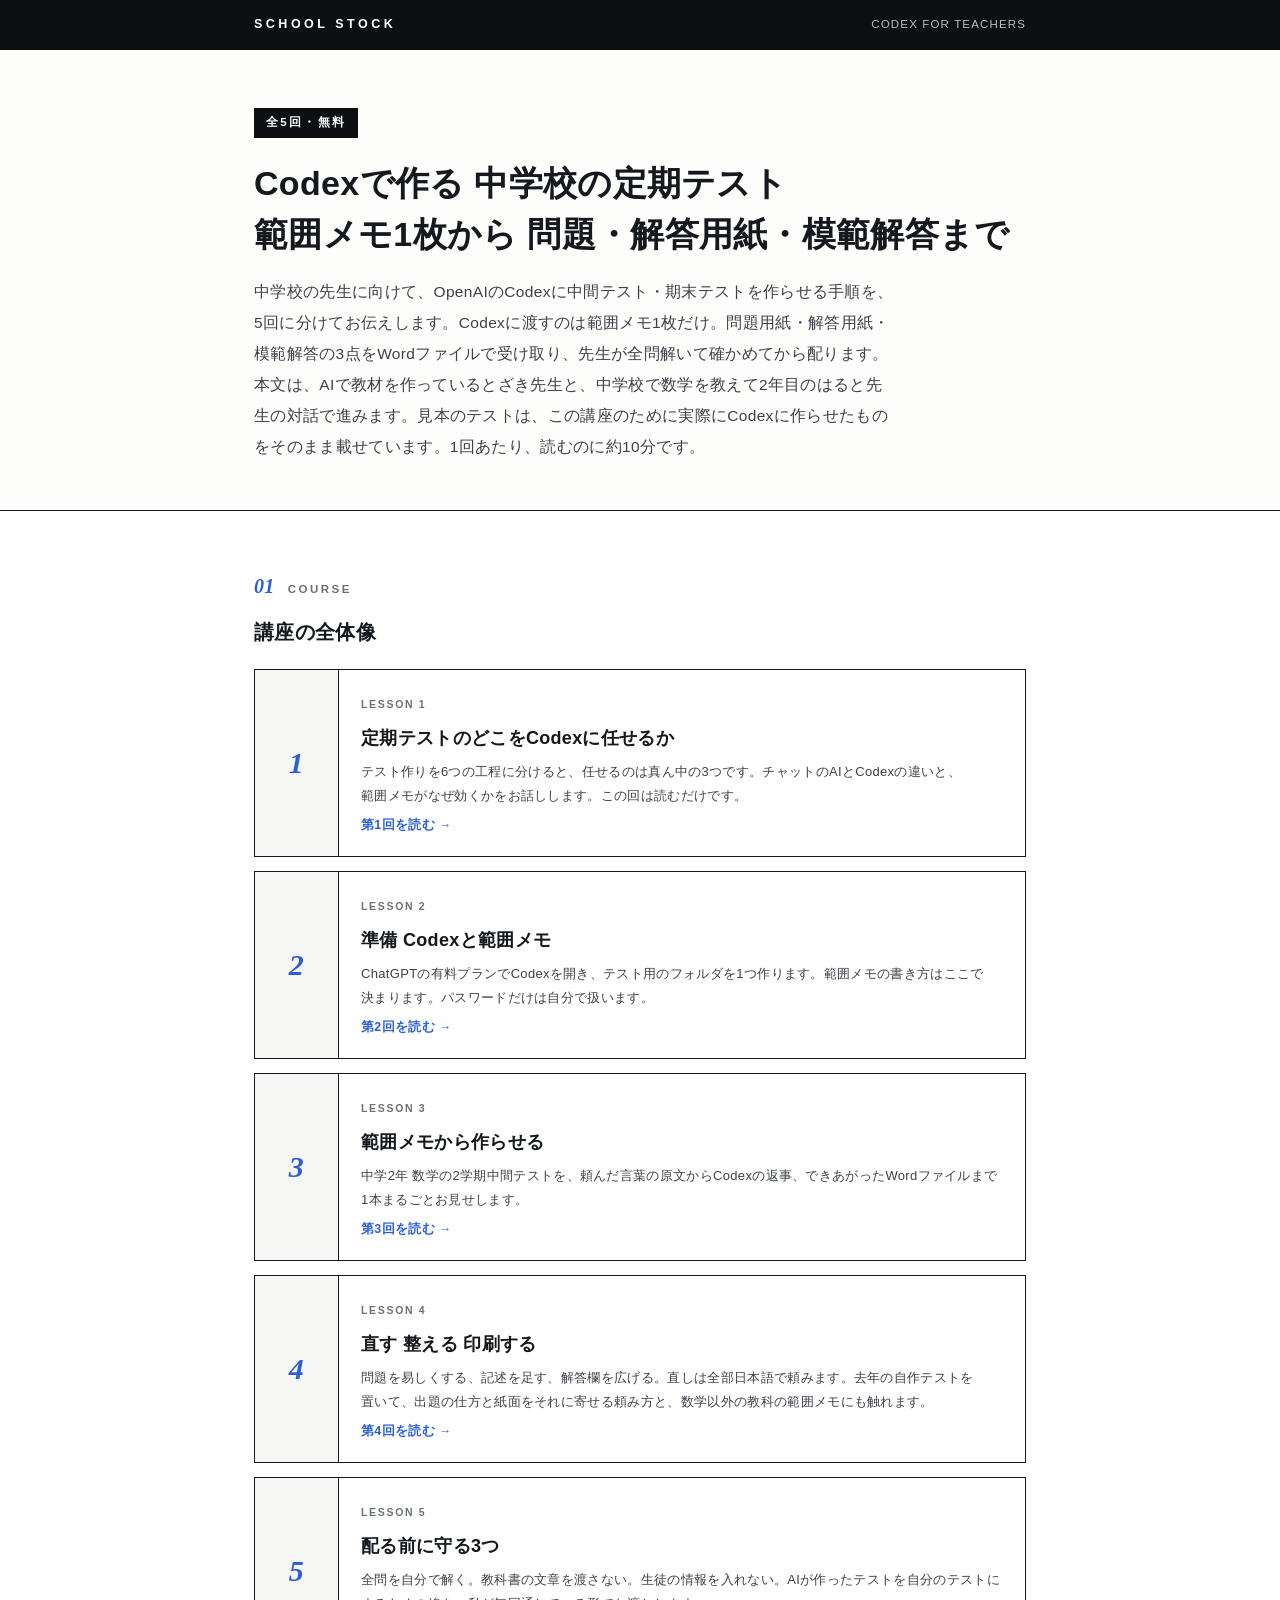
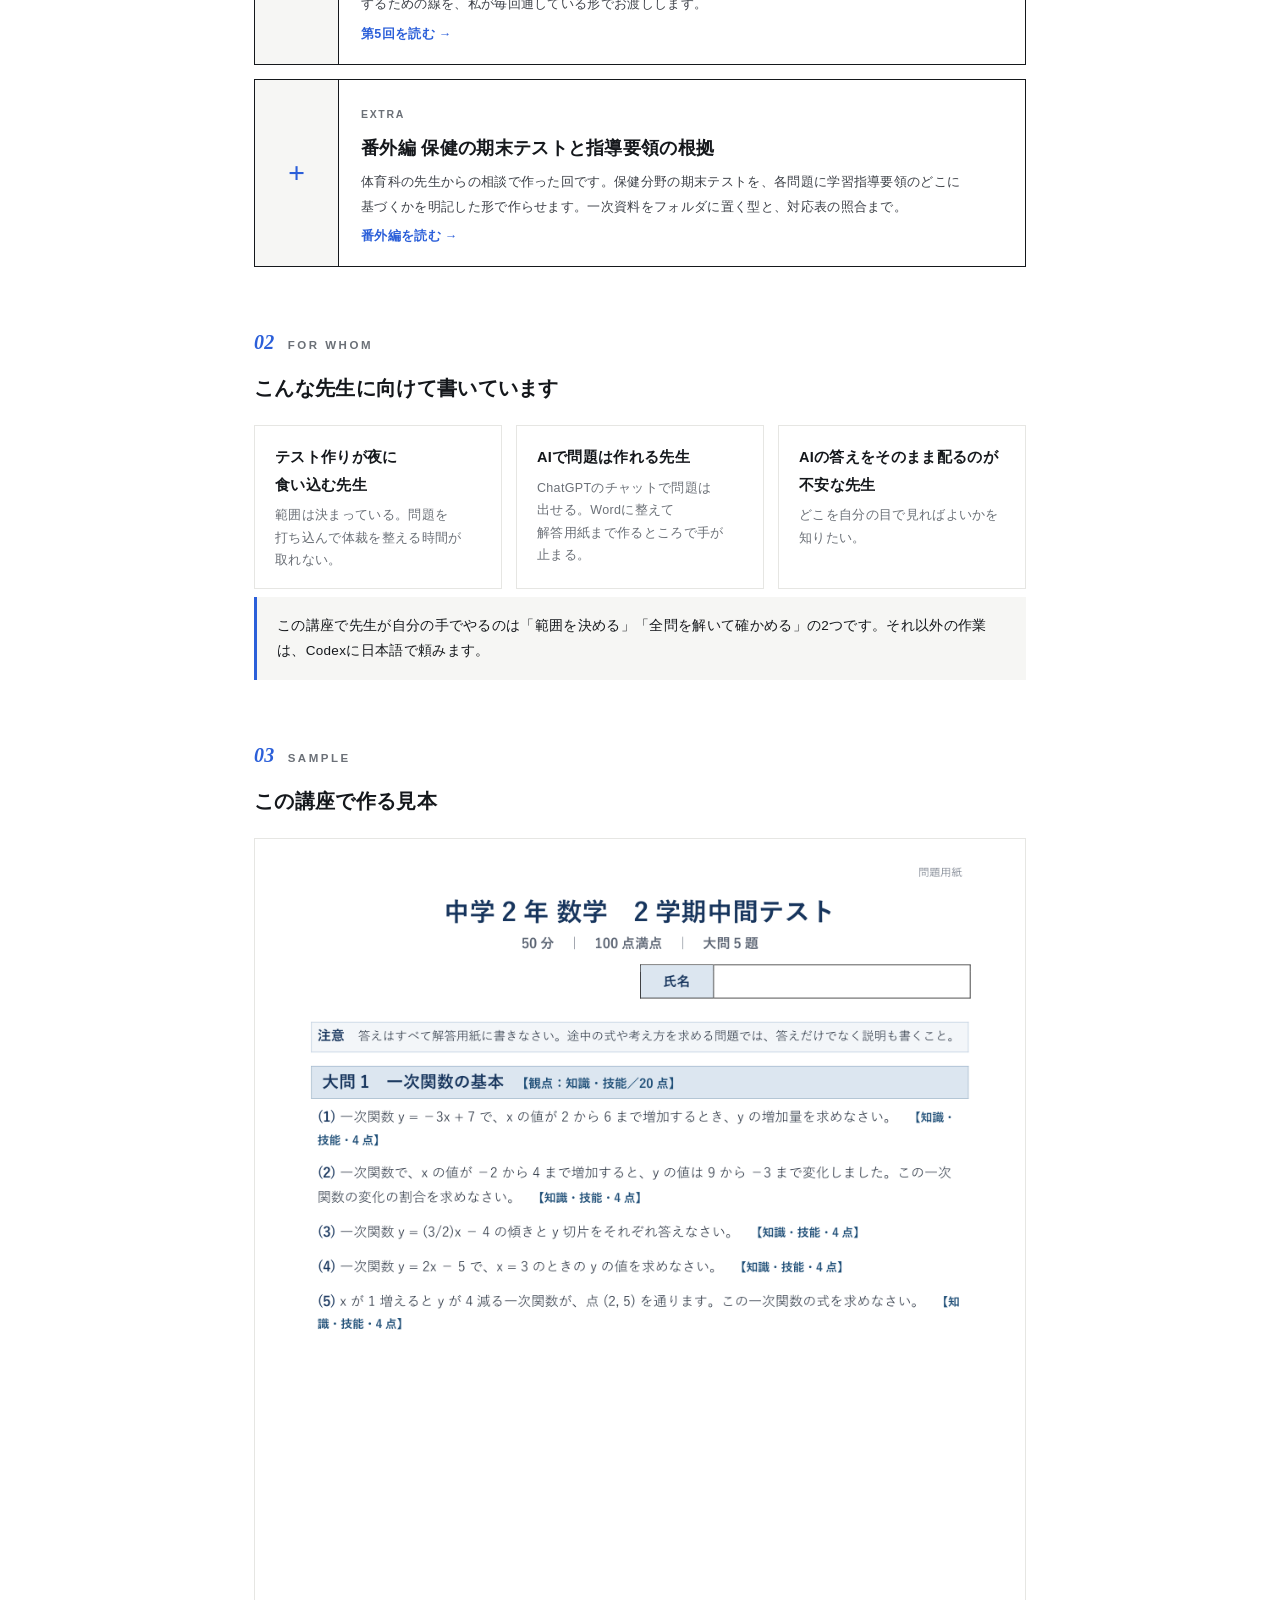
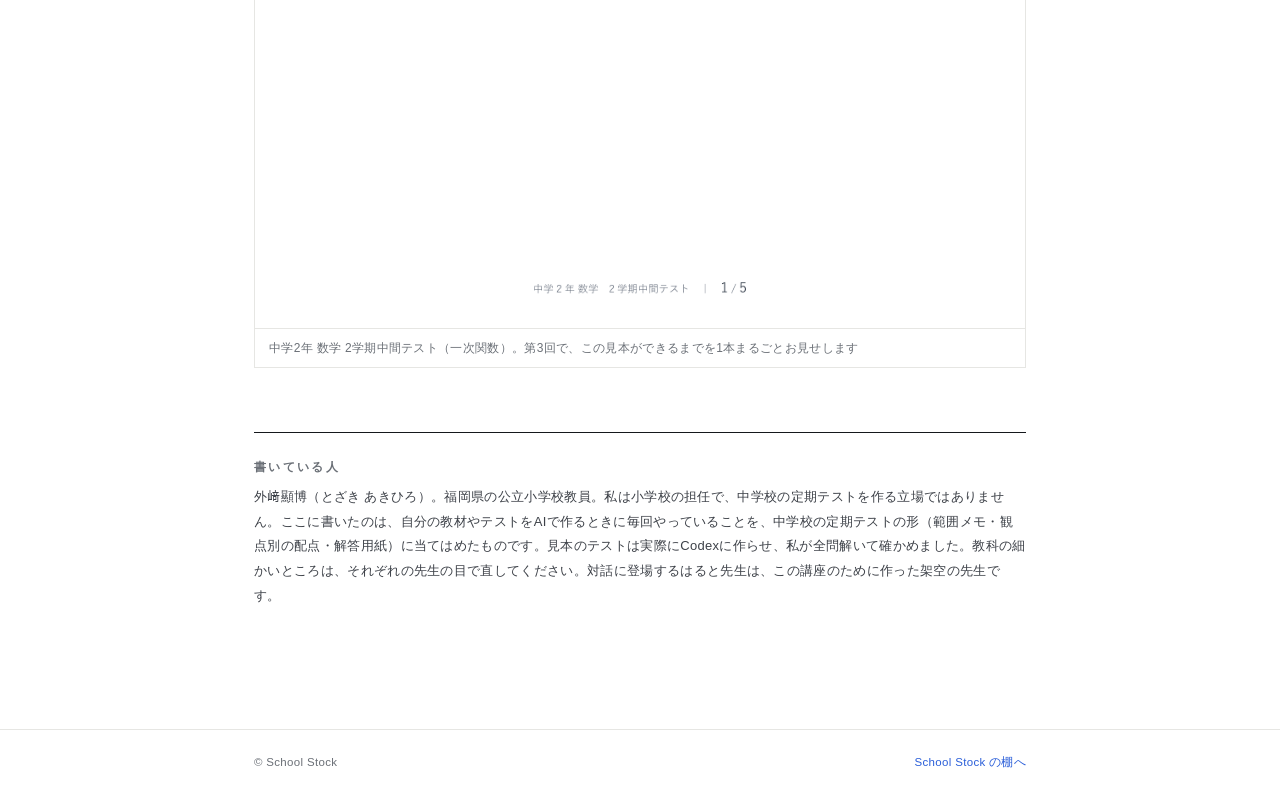
<file: index.html>
<!DOCTYPE html>
<html lang="ja">
<head>
<meta charset="UTF-8">
<meta name="viewport" content="width=device-width, initial-scale=1.0">
<title>Codexで作る 中学校の定期テスト ── 範囲メモ1枚から問題・解答用紙・模範解答まで</title>
<meta name="description" content="中学校の先生に向けて、OpenAIのCodexに定期テスト（中間・期末）を作らせる手順を全5回＋番外編でお伝えします。範囲メモ1枚を渡し、問題用紙・解答用紙・模範解答をWordで受け取り、先生が解いて確かめてから配ります。">
<style>
  :root { --ink:#15181c; --sub:#6b7077; --accent:#2b5fd9; --paper:#fff; --wash:#f6f6f4; --line:#e6e6e3; --black:#0e0f11; }
  * { margin:0; padding:0; box-sizing:border-box; }
  body { font-family:"Hiragino Sans","Hiragino Kaku Gothic ProN","Noto Sans JP","Yu Gothic Medium",sans-serif; background:var(--paper); color:var(--ink); line-height:1.9; letter-spacing:0.02em; -webkit-font-smoothing:antialiased; }
  a { color:var(--accent); text-decoration:none; }
  .topbar { background:var(--black); color:#fff; position:sticky; top:0; z-index:40; }
  .topbar-in { max-width:820px; margin:0 auto; padding:13px 24px; display:flex; justify-content:space-between; align-items:center; gap:14px; }
  .wordmark { font-size:12.5px; font-weight:700; letter-spacing:0.28em; color:#fff; white-space:nowrap; }
  .topbar-in .course { font-size:11.5px; color:#b9bcc2; letter-spacing:0.1em; white-space:nowrap; }
  .hero { border-bottom:1px solid var(--ink); background:#fdfdfb; }
  .hero-in { max-width:820px; margin:0 auto; padding:56px 24px 48px; }
  .kicker { display:inline-block; font-size:11.5px; font-weight:700; letter-spacing:0.2em; color:#fff; background:var(--black); padding:4px 12px; margin-bottom:20px; }
  h1 { font-size:clamp(24px,4vw,34px); font-weight:700; line-height:1.5; margin-bottom:16px; word-break:auto-phrase; text-wrap:pretty; }
  .lead { font-size:15.5px; color:#3d4148; line-height:2.0; max-width:640px; }
  .container { max-width:820px; margin:0 auto; padding:0 24px 72px; }
  .sec-head { display:flex; align-items:baseline; gap:13px; margin:56px 0 8px; }
  .sec-head .sn { font-family:Georgia,serif; font-style:italic; font-size:20px; font-weight:700; color:var(--accent); }
  .sec-head .sl { font-size:11.5px; font-weight:700; letter-spacing:0.22em; color:var(--sub); }
  .sec-title { font-size:20px; font-weight:700; margin:0 0 18px; word-break:auto-phrase; }
  .lessons { display:flex; flex-direction:column; gap:14px; }
  .lesson { display:flex; gap:0; border:1px solid var(--ink); color:inherit; transition:box-shadow .15s; }
  .lesson:hover { box-shadow:4px 4px 0 var(--ink); }
  .lesson .num { flex:0 0 84px; display:flex; align-items:center; justify-content:center; border-right:1px solid var(--ink); background:var(--wash); font-family:Georgia,serif; font-style:italic; font-size:30px; font-weight:700; color:var(--accent); }
  .lesson .b { padding:18px 22px 16px; flex:1; }
  .lesson .lt { font-size:10.5px; font-weight:700; letter-spacing:0.16em; color:var(--sub); }
  .lesson h2 { font-size:18px; font-weight:700; margin:3px 0 5px; word-break:auto-phrase; }
  .lesson p { font-size:13px; line-height:1.85; color:#3d4148; word-break:auto-phrase; }
  .lesson .go { font-size:12.5px; font-weight:700; color:var(--accent); margin-top:6px; display:inline-block; }
  .who { display:grid; grid-template-columns:repeat(3,1fr); gap:14px; }
  @media (max-width:640px){ .who { grid-template-columns:1fr; } .lesson .num { flex-basis:60px; font-size:24px; } }
  .who .w { border:1px solid var(--line); padding:18px 20px 16px; }
  .who .w b { font-size:14.5px; display:block; margin-bottom:5px; word-break:auto-phrase; text-wrap:pretty; }
  .who .w span { font-size:12.5px; color:var(--sub); line-height:1.8; word-break:auto-phrase; display:block; }
  .note { border-left:3px solid var(--accent); background:var(--wash); padding:16px 20px; font-size:13.5px; line-height:1.9; margin-top:8px; }
  .fig { border:1px solid var(--line); margin:8px 0 0; }
  .fig img { display:block; width:100%; height:auto; }
  .fig figcaption { font-size:12px; color:var(--sub); padding:9px 14px; border-top:1px solid var(--line); line-height:1.7; }
  .author { border-top:1px solid var(--ink); margin-top:64px; padding-top:24px; font-size:13px; color:#3d4148; line-height:1.9; }
  .author b { display:block; font-size:11.5px; font-weight:700; letter-spacing:0.2em; color:var(--sub); margin-bottom:6px; }
  footer { border-top:1px solid var(--line); margin-top:48px; }
  .foot-in { max-width:820px; margin:0 auto; padding:22px 24px; display:flex; justify-content:space-between; gap:14px; font-size:11.5px; color:var(--sub); }
</style>
</head>
<body>

<div class="topbar">
  <div class="topbar-in">
    <span class="wordmark">SCHOOL STOCK</span>
    <span class="course">CODEX FOR TEACHERS</span>
  </div>
</div>

<div class="hero">
  <div class="hero-in">
    <span class="kicker">全5回・無料</span>
    <h1>Codexで作る 中学校の定期テスト<br>範囲メモ1枚から 問題・解答用紙・模範解答まで</h1>
    <p class="lead">中学校の先生に向けて、OpenAIのCodexに中間テスト・期末テストを作らせる手順を、5回に分けてお伝えします。Codexに渡すのは範囲メモ1枚だけ。問題用紙・解答用紙・模範解答の3点をWordファイルで受け取り、先生が全問解いて確かめてから配ります。本文は、AIで教材を作っているとざき先生と、中学校で数学を教えて2年目のはると先生の対話で進みます。見本のテストは、この講座のために実際にCodexに作らせたものをそのまま載せています。1回あたり、読むのに約10分です。</p>
  </div>
</div>

<div class="container">

  <section>
    <div class="sec-head"><span class="sn">01</span><span class="sl">COURSE</span></div>
    <h2 class="sec-title">講座の全体像</h2>
    <div class="lessons">
      <a class="lesson" href="lesson1.html">
        <span class="num">1</span>
        <span class="b">
          <span class="lt">LESSON 1</span>
          <h2>定期テストのどこをCodexに任せるか</h2>
          <p>テスト作りを6つの工程に分けると、任せるのは真ん中の3つです。チャットのAIとCodexの違いと、範囲メモがなぜ効くかをお話しします。この回は読むだけです。</p>
          <span class="go">第1回を読む →</span>
        </span>
      </a>
      <a class="lesson" href="lesson2.html">
        <span class="num">2</span>
        <span class="b">
          <span class="lt">LESSON 2</span>
          <h2>準備 Codexと範囲メモ</h2>
          <p>ChatGPTの有料プランでCodexを開き、テスト用のフォルダを1つ作ります。範囲メモの書き方はここで決まります。パスワードだけは自分で扱います。</p>
          <span class="go">第2回を読む →</span>
        </span>
      </a>
      <a class="lesson" href="lesson3.html">
        <span class="num">3</span>
        <span class="b">
          <span class="lt">LESSON 3</span>
          <h2>範囲メモから作らせる</h2>
          <p>中学2年 数学の2学期中間テストを、頼んだ言葉の原文からCodexの返事、できあがったWordファイルまで1本まるごとお見せします。</p>
          <span class="go">第3回を読む →</span>
        </span>
      </a>
      <a class="lesson" href="lesson4.html">
        <span class="num">4</span>
        <span class="b">
          <span class="lt">LESSON 4</span>
          <h2>直す 整える 印刷する</h2>
          <p>問題を易しくする、記述を足す、解答欄を広げる。直しは全部日本語で頼みます。去年の自作テストを置いて、出題の仕方と紙面をそれに寄せる頼み方と、数学以外の教科の範囲メモにも触れます。</p>
          <span class="go">第4回を読む →</span>
        </span>
      </a>
      <a class="lesson" href="lesson5.html">
        <span class="num">5</span>
        <span class="b">
          <span class="lt">LESSON 5</span>
          <h2>配る前に守る3つ</h2>
          <p>全問を自分で解く。教科書の文章を渡さない。生徒の情報を入れない。AIが作ったテストを自分のテストにするための線を、私が毎回通している形でお渡しします。</p>
          <span class="go">第5回を読む →</span>
        </span>
      </a>
      <a class="lesson" href="lesson6.html">
        <span class="num">+</span>
        <span class="b">
          <span class="lt">EXTRA</span>
          <h2>番外編 保健の期末テストと指導要領の根拠</h2>
          <p>体育科の先生からの相談で作った回です。保健分野の期末テストを、各問題に学習指導要領のどこに基づくかを明記した形で作らせます。一次資料をフォルダに置く型と、対応表の照合まで。</p>
          <span class="go">番外編を読む →</span>
        </span>
      </a>
    </div>
  </section>

  <section>
    <div class="sec-head"><span class="sn">02</span><span class="sl">FOR WHOM</span></div>
    <h2 class="sec-title">こんな先生に向けて書いています</h2>
    <div class="who">
      <div class="w"><b>テスト作りが夜に食い込む先生</b><span>範囲は決まっている。問題を打ち込んで体裁を整える時間が取れない。</span></div>
      <div class="w"><b>AIで問題は作れる先生</b><span>ChatGPTのチャットで問題は出せる。Wordに整えて解答用紙まで作るところで手が止まる。</span></div>
      <div class="w"><b>AIの答えをそのまま配るのが不安な先生</b><span>どこを自分の目で見ればよいかを知りたい。</span></div>
    </div>
    <p class="note">この講座で先生が自分の手でやるのは「範囲を決める」「全問を解いて確かめる」の2つです。それ以外の作業は、Codexに日本語で頼みます。</p>
  </section>

  <section>
    <div class="sec-head"><span class="sn">03</span><span class="sl">SAMPLE</span></div>
    <h2 class="sec-title">この講座で作る見本</h2>
    <figure class="fig">
      <img src="assets/shot-test-p1.png" alt="Codexが作った中学2年 数学 2学期中間テストの問題用紙1ページ目" loading="lazy">
      <figcaption>中学2年 数学 2学期中間テスト（一次関数）。第3回で、この見本ができるまでを1本まるごとお見せします</figcaption>
    </figure>
  </section>

  <div class="author">
    <b>書いている人</b>
    外﨑顯博（とざき あきひろ）。福岡県の公立小学校教員。私は小学校の担任で、中学校の定期テストを作る立場ではありません。ここに書いたのは、自分の教材やテストをAIで作るときに毎回やっていることを、中学校の定期テストの形（範囲メモ・観点別の配点・解答用紙）に当てはめたものです。見本のテストは実際にCodexに作らせ、私が全問解いて確かめました。教科の細かいところは、それぞれの先生の目で直してください。対話に登場するはると先生は、この講座のために作った架空の先生です。
  </div>

</div>

<footer>
  <div class="foot-in">
    <span>© School Stock</span>
    <span><a href="https://a-tozak.github.io/School_Stock/">School Stock の棚へ</a></span>
  </div>
</footer>

</body>
</html>
</file>
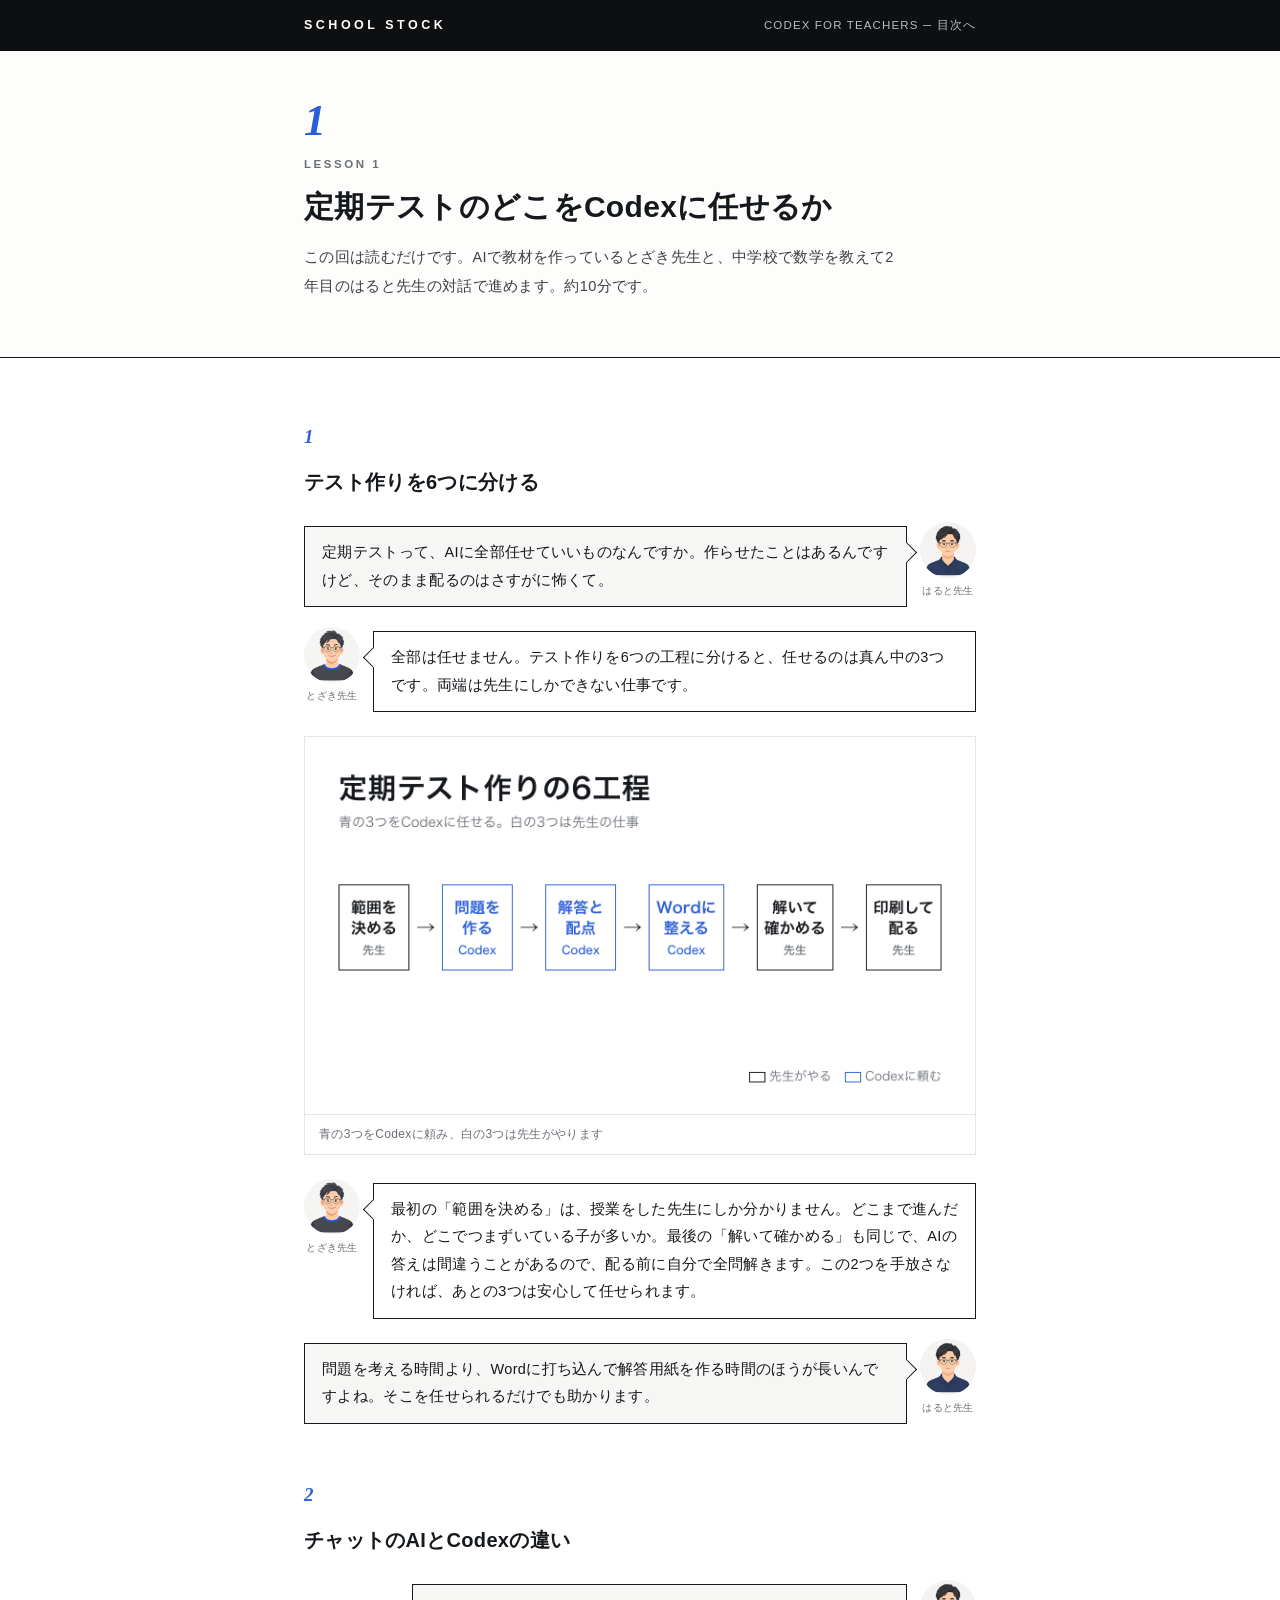
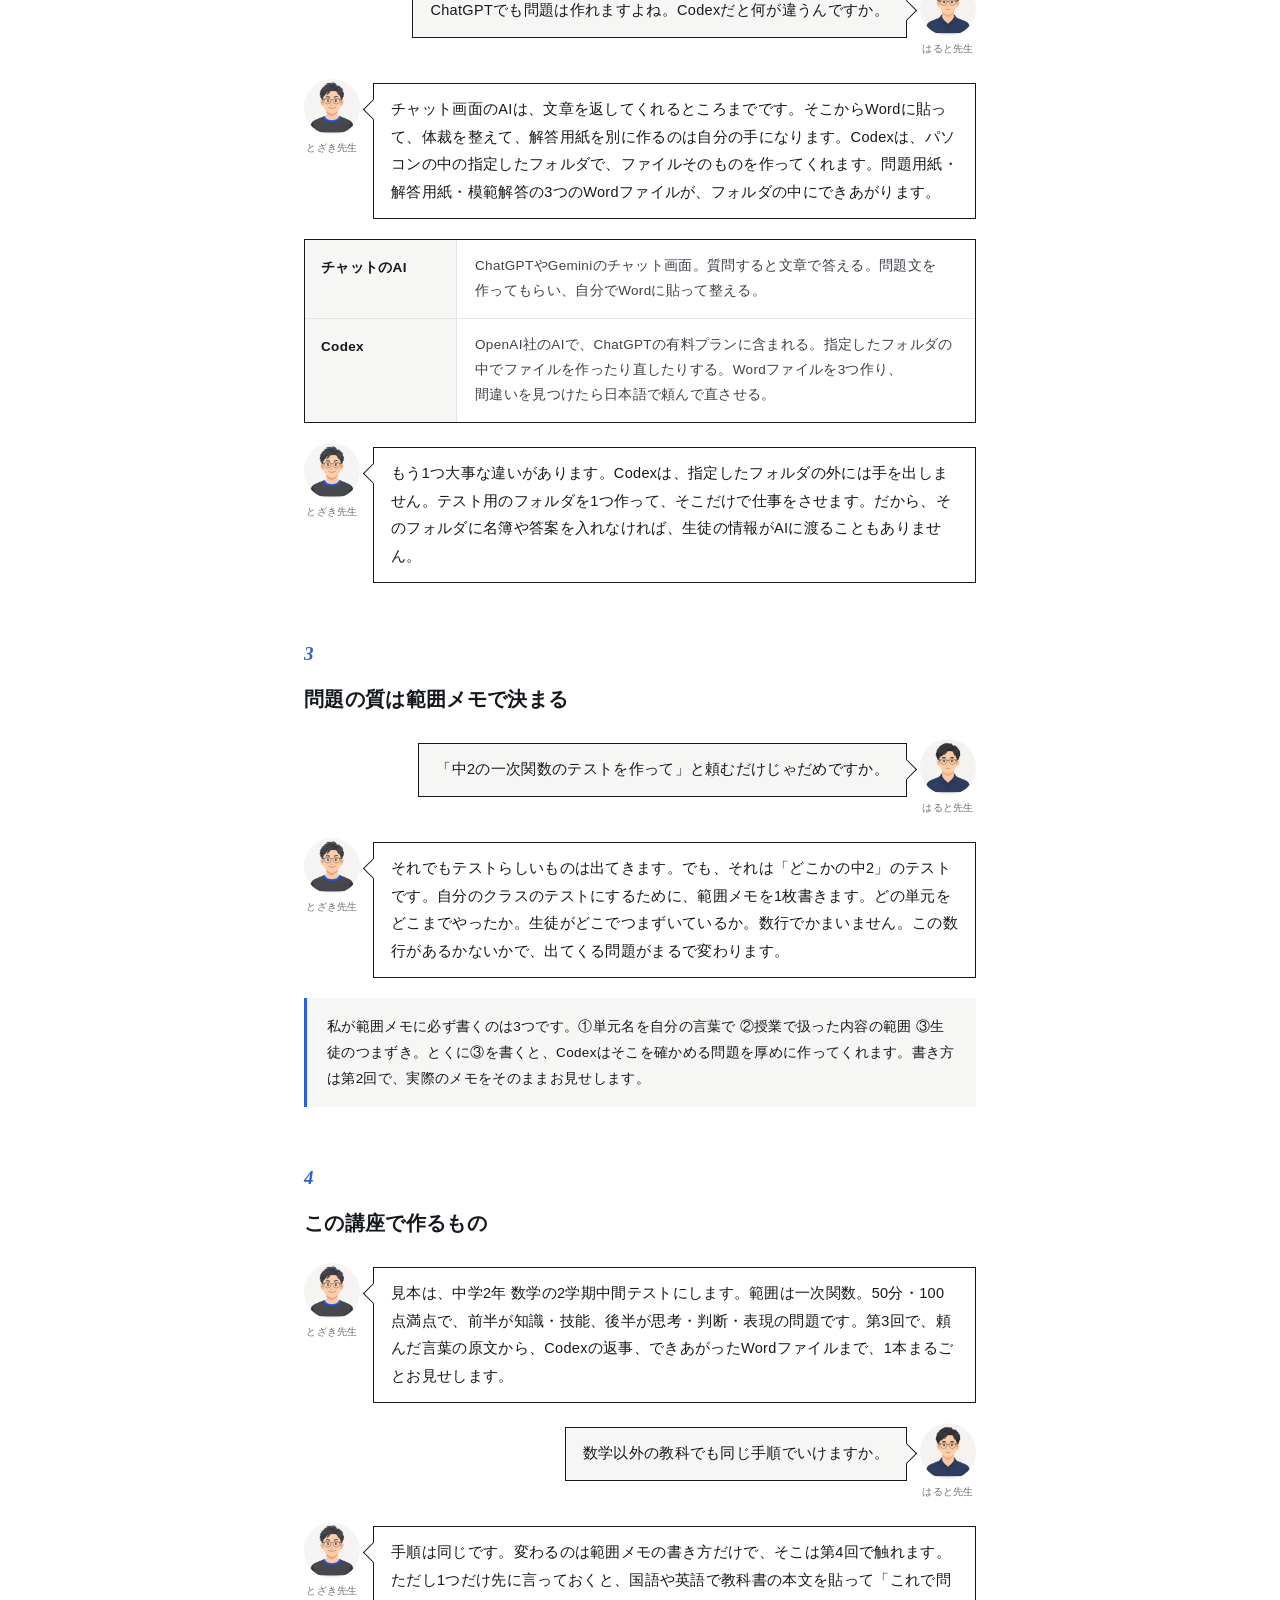
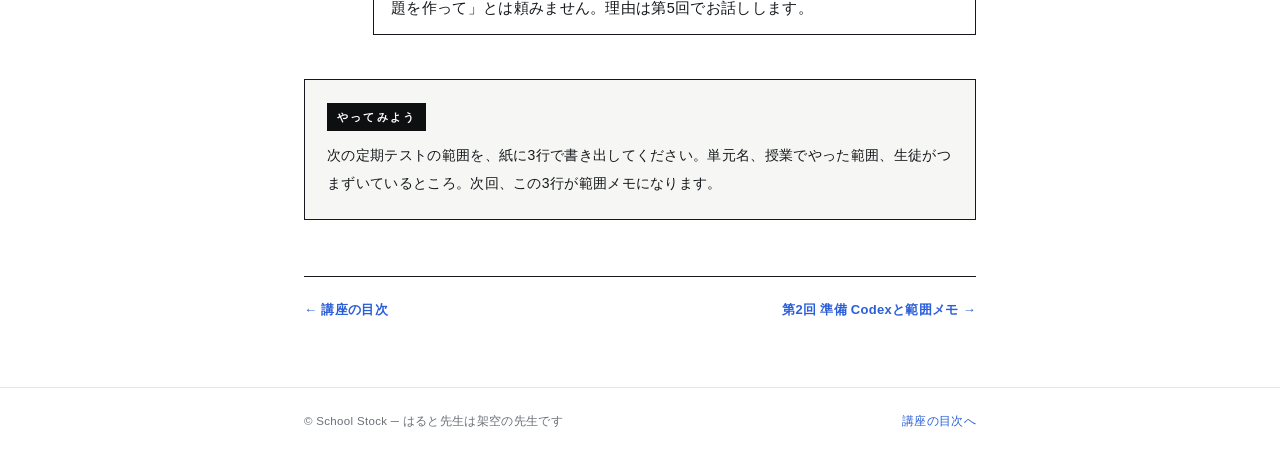
<file: lesson1.html>
<!DOCTYPE html>
<html lang="ja">
<head>
<meta charset="UTF-8">
<meta name="viewport" content="width=device-width, initial-scale=1.0">
<title>第1回 定期テストのどこをCodexに任せるか｜Codexで作る 中学校の定期テスト</title>
<meta name="description" content="テスト作りを6つの工程に分け、Codexに任せる3つと先生がやる3つを決める。チャットのAIとCodexの違い。全5回講座の第1回。">
<style>
  :root { --ink:#15181c; --sub:#6b7077; --accent:#2b5fd9; --paper:#fff; --wash:#f6f6f4; --line:#e6e6e3; --black:#0e0f11; }
  * { margin:0; padding:0; box-sizing:border-box; }
  body { font-family:"Hiragino Sans","Hiragino Kaku Gothic ProN","Noto Sans JP","Yu Gothic Medium",sans-serif; background:var(--paper); color:var(--ink); line-height:2.0; letter-spacing:0.02em; -webkit-font-smoothing:antialiased; }
  a { color:var(--accent); text-decoration:none; }
  .topbar { background:var(--black); color:#fff; position:sticky; top:0; z-index:40; }
  .topbar-in { max-width:720px; margin:0 auto; padding:13px 24px; display:flex; justify-content:space-between; align-items:center; gap:14px; }
  .wordmark { font-size:12.5px; font-weight:700; letter-spacing:0.28em; color:#fff; white-space:nowrap; }
  .topbar-in a.home { font-size:11.5px; color:#b9bcc2; letter-spacing:0.1em; white-space:nowrap; }
  .topbar-in a.home:hover { color:#fff; }
  @media (max-width:430px){ .topbar-in .hp { display:none; } }
  .lhead { border-bottom:1px solid var(--ink); background:#fdfdfb; }
  .lhead-in { max-width:720px; margin:0 auto; padding:48px 24px 40px; }
  .lnum { font-family:Georgia,serif; font-style:italic; font-size:44px; font-weight:700; color:var(--accent); line-height:1; }
  .llabel { font-size:11.5px; font-weight:700; letter-spacing:0.22em; color:var(--sub); margin:10px 0 8px; }
  h1 { font-size:clamp(23px,4vw,30px); font-weight:700; line-height:1.5; word-break:auto-phrase; text-wrap:pretty; }
  .lead { font-size:14.5px; color:#3d4148; margin-top:14px; max-width:600px; }
  article { max-width:720px; margin:0 auto; padding:8px 24px 64px; }
  .sec-head { display:flex; align-items:baseline; gap:13px; margin:52px 0 6px; }
  .sec-head .sn { font-family:Georgia,serif; font-style:italic; font-size:19px; font-weight:700; color:var(--accent); }
  h2 { font-size:20px; font-weight:700; margin:0 0 16px; word-break:auto-phrase; }
  h3 { font-size:15.5px; font-weight:700; margin:28px 0 8px; word-break:auto-phrase; }
  p { font-size:15px; margin-bottom:16px; }
  .talk { display:flex; gap:13px; margin:20px 0; align-items:flex-start; }
  .talk .av { flex:0 0 56px; text-align:center; }
  .talk .av img { width:56px; height:56px; clip-path:circle(50%); display:block; }
  .talk .av .nm { font-size:10px; color:var(--sub); margin-top:3px; white-space:nowrap; }
  .talk .bub { position:relative; border:1px solid var(--ink); background:var(--paper); padding:12px 17px; font-size:14.5px; line-height:1.9; margin-top:4px; }
  .talk .bub::before { content:""; position:absolute; top:18px; left:-8px; width:14px; height:14px; background:inherit; border-left:1px solid var(--ink); border-bottom:1px solid var(--ink); transform:rotate(45deg); }
  .talk.r { flex-direction:row-reverse; }
  .talk.r .bub { background:var(--wash); }
  .talk.r .bub::before { left:auto; right:-8px; border:none; border-right:1px solid var(--ink); border-top:1px solid var(--ink); transform:rotate(45deg); }
  .fig { border:1px solid var(--line); margin:24px 0; }
  .fig img { display:block; width:100%; height:auto; }
  .fig figcaption { font-size:12px; color:var(--sub); padding:9px 14px; border-top:1px solid var(--line); line-height:1.7; }
  ol.steps { margin:0 0 16px 0; padding-left:0; list-style:none; counter-reset:step; }
  ol.steps li { position:relative; padding:0 0 14px 44px; counter-increment:step; font-size:14.5px; }
  ol.steps li::before { content:counter(step); position:absolute; left:0; top:4px; width:28px; height:28px; border:1px solid var(--ink); display:flex; align-items:center; justify-content:center; font-family:Georgia,serif; font-style:italic; font-weight:700; font-size:14px; color:var(--accent); }
  .note { border-left:3px solid var(--accent); background:var(--wash); padding:16px 20px; font-size:13.5px; line-height:1.9; margin:20px 0; }
  .warn { border-left:3px solid var(--black); background:var(--wash); padding:16px 20px; font-size:13.5px; line-height:1.9; margin:20px 0; }
  .warn b { display:block; font-size:11px; letter-spacing:0.2em; color:var(--sub); margin-bottom:6px; }
  .prompt { border:1px solid var(--ink); margin:20px 0; }
  .prompt .pt { display:block; font-size:10.5px; font-weight:700; letter-spacing:0.16em; color:#fff; background:var(--black); padding:6px 16px; }
  .prompt .pbody { padding:16px 20px; font-size:14.5px; line-height:1.95; background:var(--wash); white-space:pre-wrap; margin:0; }
  .prompt .pafter { padding:12px 20px 14px; font-size:13px; color:#3d4148; border-top:1px solid var(--line); line-height:1.85; margin:0; }
  .prompt .pafter b { font-size:10.5px; font-weight:700; letter-spacing:0.16em; color:var(--sub); display:block; margin-bottom:4px; }
  .memo { border:1px solid var(--ink); margin:20px 0; }
  .memo .mt { display:block; font-size:10.5px; font-weight:700; letter-spacing:0.16em; color:var(--sub); background:var(--wash); padding:6px 16px; border-bottom:1px solid var(--line); }
  .memo pre { padding:16px 20px; font-family:inherit; font-size:14px; line-height:1.9; white-space:pre-wrap; }
  .reply { border:1px solid var(--line); background:#fdfdfb; margin:20px 0; }
  .reply .rt { display:block; font-size:10.5px; font-weight:700; letter-spacing:0.16em; color:var(--sub); padding:6px 16px; border-bottom:1px solid var(--line); }
  .reply .rbody { padding:14px 20px; font-size:13.5px; line-height:1.9; color:#3d4148; }
  .reply .rbody p { font-size:13.5px; margin-bottom:8px; }
  .reply .rbody ul { padding-left:20px; margin-bottom:8px; }
  .reply .rbody li { font-size:13.5px; }
  .terms { border:1px solid var(--ink); margin:20px 0; }
  .term { display:flex; border-bottom:1px solid var(--line); }
  .term:last-child { border-bottom:none; }
  .term dt { flex:0 0 152px; padding:14px 16px; font-size:13.5px; font-weight:700; background:var(--wash); border-right:1px solid var(--line); word-break:auto-phrase; }
  .term dd { flex:1; padding:14px 18px; font-size:13.5px; line-height:1.85; color:#3d4148; word-break:auto-phrase; }
  @media (max-width:520px){ .term { flex-direction:column; } .term dt { border-right:none; border-bottom:1px solid var(--line); flex-basis:auto; } }
  .try { border:1px solid var(--ink); background:var(--wash); padding:20px 22px 16px; margin:44px 0 0; }
  .try .tt { font-size:11px; font-weight:700; letter-spacing:0.2em; color:#fff; background:var(--black); display:inline-block; padding:3px 10px; margin-bottom:10px; }
  .try p { font-size:14px; margin-bottom:6px; }
  .pn { display:flex; justify-content:space-between; gap:14px; border-top:1px solid var(--ink); margin-top:56px; padding-top:20px; }
  .pn a { font-size:13px; font-weight:700; word-break:auto-phrase; }
  .pn .prev::before { content:"← "; }
  .pn .next::after { content:" →"; }
  footer { border-top:1px solid var(--line); }
  .foot-in { max-width:720px; margin:0 auto; padding:22px 24px; display:flex; justify-content:space-between; gap:14px; font-size:11.5px; color:var(--sub); }
</style>
</head>
<body>

<div class="topbar">
  <div class="topbar-in">
    <span class="wordmark">SCHOOL STOCK</span>
    <a class="home" href="index.html"><span class="hp">CODEX FOR TEACHERS ─ </span>目次へ</a>
  </div>
</div>

<div class="lhead">
  <div class="lhead-in">
    <div class="lnum">1</div>
    <div class="llabel">LESSON 1</div>
    <h1>定期テストのどこをCodexに任せるか</h1>
    <p class="lead">この回は読むだけです。AIで教材を作っているとざき先生と、中学校で数学を教えて2年目のはると先生の対話で進めます。約10分です。</p>
  </div>
</div>

<article>

  <div class="sec-head"><span class="sn">1</span></div>
  <h2>テスト作りを6つに分ける</h2>

  <div class="talk r">
    <div class="av"><img src="assets/icon-haruto.png" alt="はると先生"><div class="nm">はると先生</div></div>
    <div class="bub">定期テストって、AIに全部任せていいものなんですか。作らせたことはあるんですけど、そのまま配るのはさすがに怖くて。</div>
  </div>
  <div class="talk">
    <div class="av"><img src="assets/icon-tozaki.png" alt="とざき先生"><div class="nm">とざき先生</div></div>
    <div class="bub">全部は任せません。テスト作りを6つの工程に分けると、任せるのは真ん中の3つです。両端は先生にしかできない仕事です。</div>
  </div>

  <figure class="fig">
    <img src="assets/zukai1.png" alt="定期テスト作りの6工程。範囲を決める（先生）、問題を作る（Codex）、解答と配点（Codex）、Wordに整える（Codex）、解いて確かめる（先生）、印刷して配る（先生）">
    <figcaption>青の3つをCodexに頼み、白の3つは先生がやります</figcaption>
  </figure>

  <div class="talk">
    <div class="av"><img src="assets/icon-tozaki.png" alt="とざき先生"><div class="nm">とざき先生</div></div>
    <div class="bub">最初の「範囲を決める」は、授業をした先生にしか分かりません。どこまで進んだか、どこでつまずいている子が多いか。最後の「解いて確かめる」も同じで、AIの答えは間違うことがあるので、配る前に自分で全問解きます。この2つを手放さなければ、あとの3つは安心して任せられます。</div>
  </div>
  <div class="talk r">
    <div class="av"><img src="assets/icon-haruto.png" alt="はると先生"><div class="nm">はると先生</div></div>
    <div class="bub">問題を考える時間より、Wordに打ち込んで解答用紙を作る時間のほうが長いんですよね。そこを任せられるだけでも助かります。</div>
  </div>

  <div class="sec-head"><span class="sn">2</span></div>
  <h2>チャットのAIとCodexの違い</h2>

  <div class="talk r">
    <div class="av"><img src="assets/icon-haruto.png" alt="はると先生"><div class="nm">はると先生</div></div>
    <div class="bub">ChatGPTでも問題は作れますよね。Codexだと何が違うんですか。</div>
  </div>
  <div class="talk">
    <div class="av"><img src="assets/icon-tozaki.png" alt="とざき先生"><div class="nm">とざき先生</div></div>
    <div class="bub">チャット画面のAIは、文章を返してくれるところまでです。そこからWordに貼って、体裁を整えて、解答用紙を別に作るのは自分の手になります。Codexは、パソコンの中の指定したフォルダで、ファイルそのものを作ってくれます。問題用紙・解答用紙・模範解答の3つのWordファイルが、フォルダの中にできあがります。</div>
  </div>

  <div class="terms">
    <dl>
      <div class="term"><dt>チャットのAI</dt><dd>ChatGPTやGeminiのチャット画面。質問すると文章で答える。問題文を作ってもらい、自分でWordに貼って整える。</dd></div>
      <div class="term"><dt>Codex</dt><dd>OpenAI社のAIで、ChatGPTの有料プランに含まれる。指定したフォルダの中でファイルを作ったり直したりする。Wordファイルを3つ作り、間違いを見つけたら日本語で頼んで直させる。</dd></div>
    </dl>
  </div>

  <div class="talk">
    <div class="av"><img src="assets/icon-tozaki.png" alt="とざき先生"><div class="nm">とざき先生</div></div>
    <div class="bub">もう1つ大事な違いがあります。Codexは、指定したフォルダの外には手を出しません。テスト用のフォルダを1つ作って、そこだけで仕事をさせます。だから、そのフォルダに名簿や答案を入れなければ、生徒の情報がAIに渡ることもありません。</div>
  </div>

  <div class="sec-head"><span class="sn">3</span></div>
  <h2>問題の質は範囲メモで決まる</h2>

  <div class="talk r">
    <div class="av"><img src="assets/icon-haruto.png" alt="はると先生"><div class="nm">はると先生</div></div>
    <div class="bub">「中2の一次関数のテストを作って」と頼むだけじゃだめですか。</div>
  </div>
  <div class="talk">
    <div class="av"><img src="assets/icon-tozaki.png" alt="とざき先生"><div class="nm">とざき先生</div></div>
    <div class="bub">それでもテストらしいものは出てきます。でも、それは「どこかの中2」のテストです。自分のクラスのテストにするために、範囲メモを1枚書きます。どの単元をどこまでやったか。生徒がどこでつまずいているか。数行でかまいません。この数行があるかないかで、出てくる問題がまるで変わります。</div>
  </div>

  <p class="note">私が範囲メモに必ず書くのは3つです。①単元名を自分の言葉で ②授業で扱った内容の範囲 ③生徒のつまずき。とくに③を書くと、Codexはそこを確かめる問題を厚めに作ってくれます。書き方は第2回で、実際のメモをそのままお見せします。</p>

  <div class="sec-head"><span class="sn">4</span></div>
  <h2>この講座で作るもの</h2>

  <div class="talk">
    <div class="av"><img src="assets/icon-tozaki.png" alt="とざき先生"><div class="nm">とざき先生</div></div>
    <div class="bub">見本は、中学2年 数学の2学期中間テストにします。範囲は一次関数。50分・100点満点で、前半が知識・技能、後半が思考・判断・表現の問題です。第3回で、頼んだ言葉の原文から、Codexの返事、できあがったWordファイルまで、1本まるごとお見せします。</div>
  </div>
  <div class="talk r">
    <div class="av"><img src="assets/icon-haruto.png" alt="はると先生"><div class="nm">はると先生</div></div>
    <div class="bub">数学以外の教科でも同じ手順でいけますか。</div>
  </div>
  <div class="talk">
    <div class="av"><img src="assets/icon-tozaki.png" alt="とざき先生"><div class="nm">とざき先生</div></div>
    <div class="bub">手順は同じです。変わるのは範囲メモの書き方だけで、そこは第4回で触れます。ただし1つだけ先に言っておくと、国語や英語で教科書の本文を貼って「これで問題を作って」とは頼みません。理由は第5回でお話しします。</div>
  </div>

  <div class="try">
    <span class="tt">やってみよう</span>
    <p>次の定期テストの範囲を、紙に3行で書き出してください。単元名、授業でやった範囲、生徒がつまずいているところ。次回、この3行が範囲メモになります。</p>
  </div>

  <div class="pn">
    <a class="prev" href="index.html">講座の目次</a>
    <a class="next" href="lesson2.html">第2回 準備 Codexと範囲メモ</a>
  </div>

</article>

<footer>
  <div class="foot-in">
    <span>© School Stock ─ はると先生は架空の先生です</span>
    <span><a href="index.html">講座の目次へ</a></span>
  </div>
</footer>

</body>
</html>
</file>
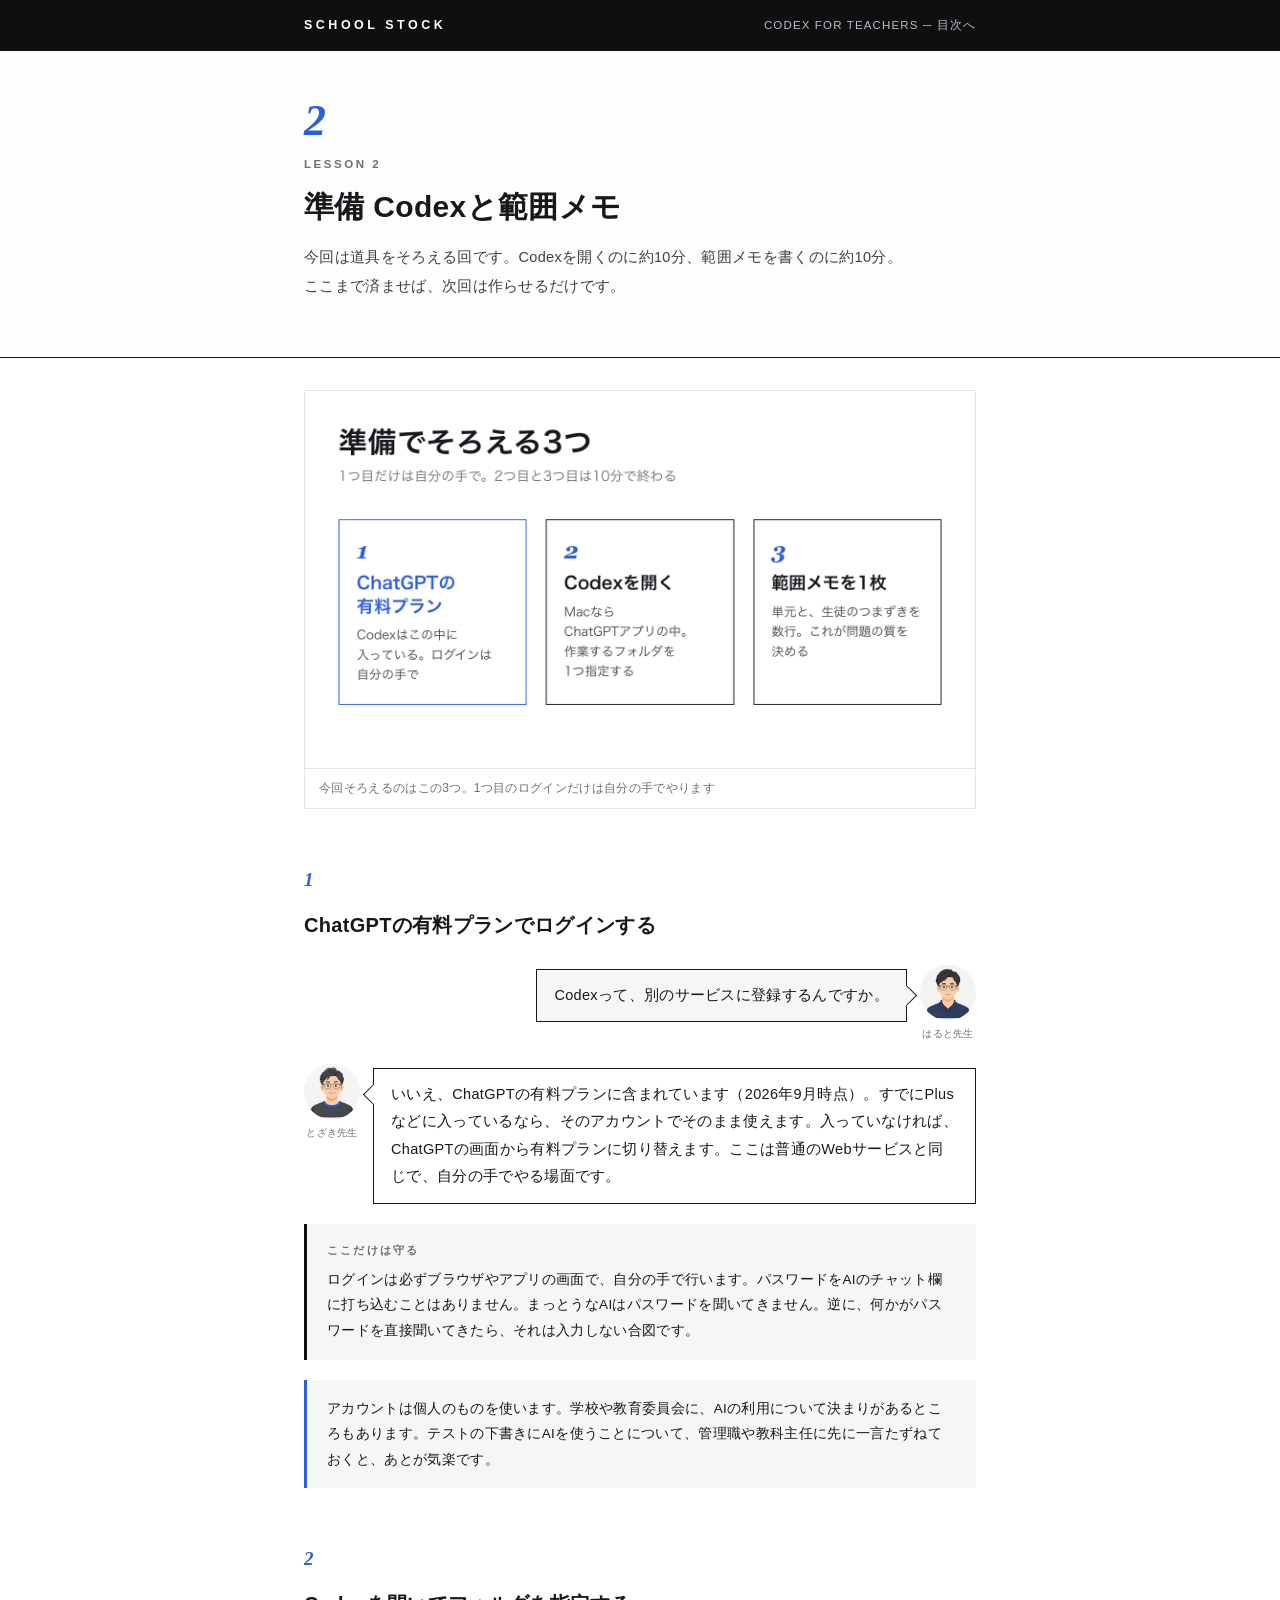
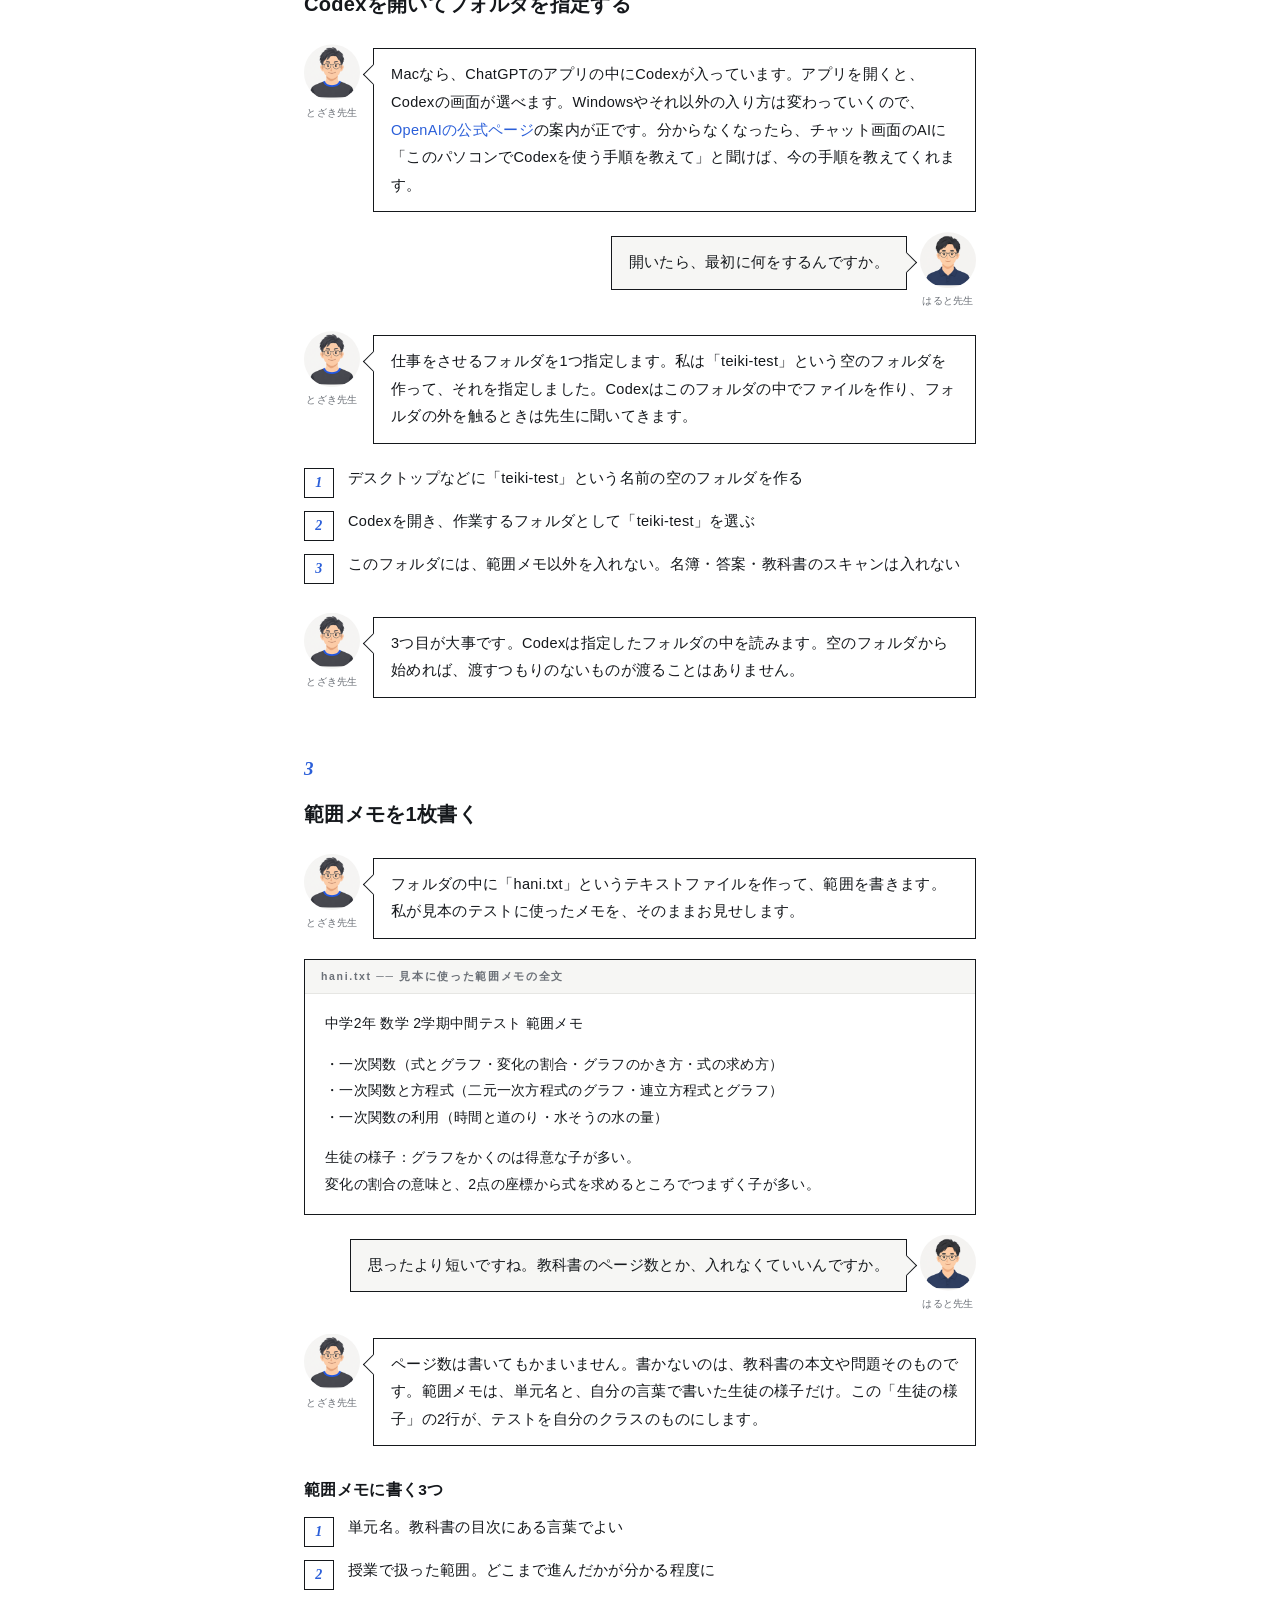
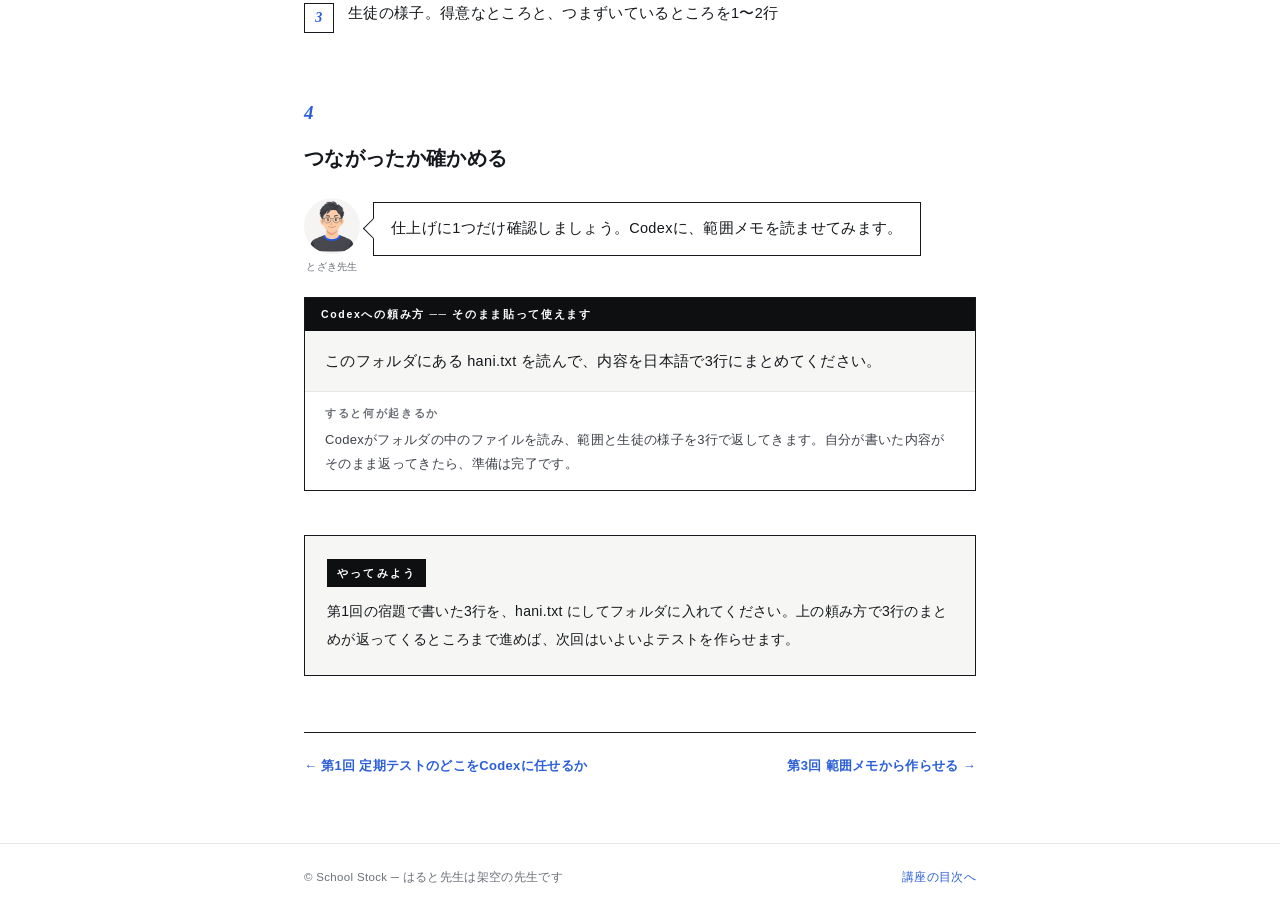
<file: lesson2.html>
<!DOCTYPE html>
<html lang="ja">
<head>
<meta charset="UTF-8">
<meta name="viewport" content="width=device-width, initial-scale=1.0">
<title>第2回 準備 Codexと範囲メモ｜Codexで作る 中学校の定期テスト</title>
<meta name="description" content="ChatGPTの有料プランでCodexを開き、テスト用のフォルダを作り、範囲メモを1枚書く。全5回講座の第2回。">
<style>
  :root { --ink:#15181c; --sub:#6b7077; --accent:#2b5fd9; --paper:#fff; --wash:#f6f6f4; --line:#e6e6e3; --black:#0e0f11; }
  * { margin:0; padding:0; box-sizing:border-box; }
  body { font-family:"Hiragino Sans","Hiragino Kaku Gothic ProN","Noto Sans JP","Yu Gothic Medium",sans-serif; background:var(--paper); color:var(--ink); line-height:2.0; letter-spacing:0.02em; -webkit-font-smoothing:antialiased; }
  a { color:var(--accent); text-decoration:none; }
  .topbar { background:var(--black); color:#fff; position:sticky; top:0; z-index:40; }
  .topbar-in { max-width:720px; margin:0 auto; padding:13px 24px; display:flex; justify-content:space-between; align-items:center; gap:14px; }
  .wordmark { font-size:12.5px; font-weight:700; letter-spacing:0.28em; color:#fff; white-space:nowrap; }
  .topbar-in a.home { font-size:11.5px; color:#b9bcc2; letter-spacing:0.1em; white-space:nowrap; }
  .topbar-in a.home:hover { color:#fff; }
  @media (max-width:430px){ .topbar-in .hp { display:none; } }
  .lhead { border-bottom:1px solid var(--ink); background:#fdfdfb; }
  .lhead-in { max-width:720px; margin:0 auto; padding:48px 24px 40px; }
  .lnum { font-family:Georgia,serif; font-style:italic; font-size:44px; font-weight:700; color:var(--accent); line-height:1; }
  .llabel { font-size:11.5px; font-weight:700; letter-spacing:0.22em; color:var(--sub); margin:10px 0 8px; }
  h1 { font-size:clamp(23px,4vw,30px); font-weight:700; line-height:1.5; word-break:auto-phrase; text-wrap:pretty; }
  .lead { font-size:14.5px; color:#3d4148; margin-top:14px; max-width:600px; }
  article { max-width:720px; margin:0 auto; padding:8px 24px 64px; }
  .sec-head { display:flex; align-items:baseline; gap:13px; margin:52px 0 6px; }
  .sec-head .sn { font-family:Georgia,serif; font-style:italic; font-size:19px; font-weight:700; color:var(--accent); }
  h2 { font-size:20px; font-weight:700; margin:0 0 16px; word-break:auto-phrase; }
  h3 { font-size:15.5px; font-weight:700; margin:28px 0 8px; word-break:auto-phrase; }
  p { font-size:15px; margin-bottom:16px; }
  .talk { display:flex; gap:13px; margin:20px 0; align-items:flex-start; }
  .talk .av { flex:0 0 56px; text-align:center; }
  .talk .av img { width:56px; height:56px; clip-path:circle(50%); display:block; }
  .talk .av .nm { font-size:10px; color:var(--sub); margin-top:3px; white-space:nowrap; }
  .talk .bub { position:relative; border:1px solid var(--ink); background:var(--paper); padding:12px 17px; font-size:14.5px; line-height:1.9; margin-top:4px; }
  .talk .bub::before { content:""; position:absolute; top:18px; left:-8px; width:14px; height:14px; background:inherit; border-left:1px solid var(--ink); border-bottom:1px solid var(--ink); transform:rotate(45deg); }
  .talk.r { flex-direction:row-reverse; }
  .talk.r .bub { background:var(--wash); }
  .talk.r .bub::before { left:auto; right:-8px; border:none; border-right:1px solid var(--ink); border-top:1px solid var(--ink); transform:rotate(45deg); }
  .fig { border:1px solid var(--line); margin:24px 0; }
  .fig img { display:block; width:100%; height:auto; }
  .fig figcaption { font-size:12px; color:var(--sub); padding:9px 14px; border-top:1px solid var(--line); line-height:1.7; }
  ol.steps { margin:0 0 16px 0; padding-left:0; list-style:none; counter-reset:step; }
  ol.steps li { position:relative; padding:0 0 14px 44px; counter-increment:step; font-size:14.5px; }
  ol.steps li::before { content:counter(step); position:absolute; left:0; top:4px; width:28px; height:28px; border:1px solid var(--ink); display:flex; align-items:center; justify-content:center; font-family:Georgia,serif; font-style:italic; font-weight:700; font-size:14px; color:var(--accent); }
  .note { border-left:3px solid var(--accent); background:var(--wash); padding:16px 20px; font-size:13.5px; line-height:1.9; margin:20px 0; }
  .warn { border-left:3px solid var(--black); background:var(--wash); padding:16px 20px; font-size:13.5px; line-height:1.9; margin:20px 0; }
  .warn b { display:block; font-size:11px; letter-spacing:0.2em; color:var(--sub); margin-bottom:6px; }
  .prompt { border:1px solid var(--ink); margin:20px 0; }
  .prompt .pt { display:block; font-size:10.5px; font-weight:700; letter-spacing:0.16em; color:#fff; background:var(--black); padding:6px 16px; }
  .prompt .pbody { padding:16px 20px; font-size:14.5px; line-height:1.95; background:var(--wash); white-space:pre-wrap; margin:0; }
  .prompt .pafter { padding:12px 20px 14px; font-size:13px; color:#3d4148; border-top:1px solid var(--line); line-height:1.85; margin:0; }
  .prompt .pafter b { font-size:10.5px; font-weight:700; letter-spacing:0.16em; color:var(--sub); display:block; margin-bottom:4px; }
  .memo { border:1px solid var(--ink); margin:20px 0; }
  .memo .mt { display:block; font-size:10.5px; font-weight:700; letter-spacing:0.16em; color:var(--sub); background:var(--wash); padding:6px 16px; border-bottom:1px solid var(--line); }
  .memo pre { padding:16px 20px; font-family:inherit; font-size:14px; line-height:1.9; white-space:pre-wrap; }
  .memo .mlines { padding:16px 20px; }
  .memo .mlines p { font-size:14px; line-height:1.9; margin:0; }
  .memo .mlines p.sp { height:14px; }
  .memo .mlines p.bul { padding-left:1em; text-indent:-1em; }
  .memo .mlines p.bul::before { content:"・"; }
  .reply { border:1px solid var(--line); background:#fdfdfb; margin:20px 0; }
  .reply .rt { display:block; font-size:10.5px; font-weight:700; letter-spacing:0.16em; color:var(--sub); padding:6px 16px; border-bottom:1px solid var(--line); }
  .reply .rbody { padding:14px 20px; font-size:13.5px; line-height:1.9; color:#3d4148; }
  .reply .rbody p { font-size:13.5px; margin-bottom:8px; }
  .reply .rbody ul { padding-left:20px; margin-bottom:8px; }
  .reply .rbody li { font-size:13.5px; }
  .terms { border:1px solid var(--ink); margin:20px 0; }
  .term { display:flex; border-bottom:1px solid var(--line); }
  .term:last-child { border-bottom:none; }
  .term dt { flex:0 0 152px; padding:14px 16px; font-size:13.5px; font-weight:700; background:var(--wash); border-right:1px solid var(--line); word-break:auto-phrase; }
  .term dd { flex:1; padding:14px 18px; font-size:13.5px; line-height:1.85; color:#3d4148; word-break:auto-phrase; }
  @media (max-width:520px){ .term { flex-direction:column; } .term dt { border-right:none; border-bottom:1px solid var(--line); flex-basis:auto; } }
  .try { border:1px solid var(--ink); background:var(--wash); padding:20px 22px 16px; margin:44px 0 0; }
  .try .tt { font-size:11px; font-weight:700; letter-spacing:0.2em; color:#fff; background:var(--black); display:inline-block; padding:3px 10px; margin-bottom:10px; }
  .try p { font-size:14px; margin-bottom:6px; }
  .pn { display:flex; justify-content:space-between; gap:14px; border-top:1px solid var(--ink); margin-top:56px; padding-top:20px; }
  .pn a { font-size:13px; font-weight:700; word-break:auto-phrase; }
  .pn .prev::before { content:"← "; }
  .pn .next::after { content:" →"; }
  footer { border-top:1px solid var(--line); }
  .foot-in { max-width:720px; margin:0 auto; padding:22px 24px; display:flex; justify-content:space-between; gap:14px; font-size:11.5px; color:var(--sub); }
</style>
</head>
<body>

<div class="topbar">
  <div class="topbar-in">
    <span class="wordmark">SCHOOL STOCK</span>
    <a class="home" href="index.html"><span class="hp">CODEX FOR TEACHERS ─ </span>目次へ</a>
  </div>
</div>

<div class="lhead">
  <div class="lhead-in">
    <div class="lnum">2</div>
    <div class="llabel">LESSON 2</div>
    <h1>準備 Codexと範囲メモ</h1>
    <p class="lead">今回は道具をそろえる回です。Codexを開くのに約10分、範囲メモを書くのに約10分。ここまで済ませば、次回は作らせるだけです。</p>
  </div>
</div>

<article>

  <figure class="fig">
    <img src="assets/zukai2.png" alt="準備でそろえる3つ。ChatGPTの有料プラン（ログインは自分の手で）、Codexを開く（作業するフォルダを1つ指定）、範囲メモを1枚（単元と生徒のつまずきを数行）">
    <figcaption>今回そろえるのはこの3つ。1つ目のログインだけは自分の手でやります</figcaption>
  </figure>

  <div class="sec-head"><span class="sn">1</span></div>
  <h2>ChatGPTの有料プランでログインする</h2>

  <div class="talk r">
    <div class="av"><img src="assets/icon-haruto.png" alt="はると先生"><div class="nm">はると先生</div></div>
    <div class="bub">Codexって、別のサービスに登録するんですか。</div>
  </div>
  <div class="talk">
    <div class="av"><img src="assets/icon-tozaki.png" alt="とざき先生"><div class="nm">とざき先生</div></div>
    <div class="bub">いいえ、ChatGPTの有料プランに含まれています（2026年9月時点）。すでにPlusなどに入っているなら、そのアカウントでそのまま使えます。入っていなければ、ChatGPTの画面から有料プランに切り替えます。ここは普通のWebサービスと同じで、自分の手でやる場面です。</div>
  </div>

  <div class="warn">
    <b>ここだけは守る</b>
    ログインは必ずブラウザやアプリの画面で、自分の手で行います。パスワードをAIのチャット欄に打ち込むことはありません。まっとうなAIはパスワードを聞いてきません。逆に、何かがパスワードを直接聞いてきたら、それは入力しない合図です。
  </div>

  <p class="note">アカウントは個人のものを使います。学校や教育委員会に、AIの利用について決まりがあるところもあります。テストの下書きにAIを使うことについて、管理職や教科主任に先に一言たずねておくと、あとが気楽です。</p>

  <div class="sec-head"><span class="sn">2</span></div>
  <h2>Codexを開いてフォルダを指定する</h2>

  <div class="talk">
    <div class="av"><img src="assets/icon-tozaki.png" alt="とざき先生"><div class="nm">とざき先生</div></div>
    <div class="bub">Macなら、ChatGPTのアプリの中にCodexが入っています。アプリを開くと、Codexの画面が選べます。Windowsやそれ以外の入り方は変わっていくので、<a href="https://openai.com/codex/" target="_blank" rel="noopener">OpenAIの公式ページ</a>の案内が正です。分からなくなったら、チャット画面のAIに「このパソコンでCodexを使う手順を教えて」と聞けば、今の手順を教えてくれます。</div>
  </div>
  <div class="talk r">
    <div class="av"><img src="assets/icon-haruto.png" alt="はると先生"><div class="nm">はると先生</div></div>
    <div class="bub">開いたら、最初に何をするんですか。</div>
  </div>
  <div class="talk">
    <div class="av"><img src="assets/icon-tozaki.png" alt="とざき先生"><div class="nm">とざき先生</div></div>
    <div class="bub">仕事をさせるフォルダを1つ指定します。私は「teiki-test」という空のフォルダを作って、それを指定しました。Codexはこのフォルダの中でファイルを作り、フォルダの外を触るときは先生に聞いてきます。</div>
  </div>

  <ol class="steps">
    <li>デスクトップなどに「teiki-test」という名前の空のフォルダを作る</li>
    <li>Codexを開き、作業するフォルダとして「teiki-test」を選ぶ</li>
    <li>このフォルダには、範囲メモ以外を入れない。名簿・答案・教科書のスキャンは入れない</li>
  </ol>

  <div class="talk">
    <div class="av"><img src="assets/icon-tozaki.png" alt="とざき先生"><div class="nm">とざき先生</div></div>
    <div class="bub">3つ目が大事です。Codexは指定したフォルダの中を読みます。空のフォルダから始めれば、渡すつもりのないものが渡ることはありません。</div>
  </div>

  <div class="sec-head"><span class="sn">3</span></div>
  <h2>範囲メモを1枚書く</h2>

  <div class="talk">
    <div class="av"><img src="assets/icon-tozaki.png" alt="とざき先生"><div class="nm">とざき先生</div></div>
    <div class="bub">フォルダの中に「hani.txt」というテキストファイルを作って、範囲を書きます。私が見本のテストに使ったメモを、そのままお見せします。</div>
  </div>

  <div class="memo">
    <span class="mt">hani.txt ── 見本に使った範囲メモの全文</span>
<div class="mlines">
<p>中学2年 数学 2学期中間テスト 範囲メモ</p>
<p class="sp"></p>
<p class="bul">一次関数（式とグラフ・変化の割合・グラフのかき方・式の求め方）</p>
<p class="bul">一次関数と方程式（二元一次方程式のグラフ・連立方程式とグラフ）</p>
<p class="bul">一次関数の利用（時間と道のり・水そうの水の量）</p>
<p class="sp"></p>
<p>生徒の様子：グラフをかくのは得意な子が多い。</p>
<p>変化の割合の意味と、2点の座標から式を求めるところでつまずく子が多い。</p>
</div>
  </div>

  <div class="talk r">
    <div class="av"><img src="assets/icon-haruto.png" alt="はると先生"><div class="nm">はると先生</div></div>
    <div class="bub">思ったより短いですね。教科書のページ数とか、入れなくていいんですか。</div>
  </div>
  <div class="talk">
    <div class="av"><img src="assets/icon-tozaki.png" alt="とざき先生"><div class="nm">とざき先生</div></div>
    <div class="bub">ページ数は書いてもかまいません。書かないのは、教科書の本文や問題そのものです。範囲メモは、単元名と、自分の言葉で書いた生徒の様子だけ。この「生徒の様子」の2行が、テストを自分のクラスのものにします。</div>
  </div>

  <h3>範囲メモに書く3つ</h3>
  <ol class="steps">
    <li>単元名。教科書の目次にある言葉でよい</li>
    <li>授業で扱った範囲。どこまで進んだかが分かる程度に</li>
    <li>生徒の様子。得意なところと、つまずいているところを1〜2行</li>
  </ol>

  <div class="sec-head"><span class="sn">4</span></div>
  <h2>つながったか確かめる</h2>

  <div class="talk">
    <div class="av"><img src="assets/icon-tozaki.png" alt="とざき先生"><div class="nm">とざき先生</div></div>
    <div class="bub">仕上げに1つだけ確認しましょう。Codexに、範囲メモを読ませてみます。</div>
  </div>

  <div class="prompt">
    <span class="pt">Codexへの頼み方 ── そのまま貼って使えます</span>
    <p class="pbody">このフォルダにある hani.txt を読んで、内容を日本語で3行にまとめてください。</p>
    <p class="pafter"><b>すると何が起きるか</b>Codexがフォルダの中のファイルを読み、範囲と生徒の様子を3行で返してきます。自分が書いた内容がそのまま返ってきたら、準備は完了です。</p>
  </div>

  <div class="try">
    <span class="tt">やってみよう</span>
    <p>第1回の宿題で書いた3行を、hani.txt にしてフォルダに入れてください。上の頼み方で3行のまとめが返ってくるところまで進めば、次回はいよいよテストを作らせます。</p>
  </div>

  <div class="pn">
    <a class="prev" href="lesson1.html">第1回 定期テストのどこをCodexに任せるか</a>
    <a class="next" href="lesson3.html">第3回 範囲メモから作らせる</a>
  </div>

</article>

<footer>
  <div class="foot-in">
    <span>© School Stock ─ はると先生は架空の先生です</span>
    <span><a href="index.html">講座の目次へ</a></span>
  </div>
</footer>

</body>
</html>
</file>
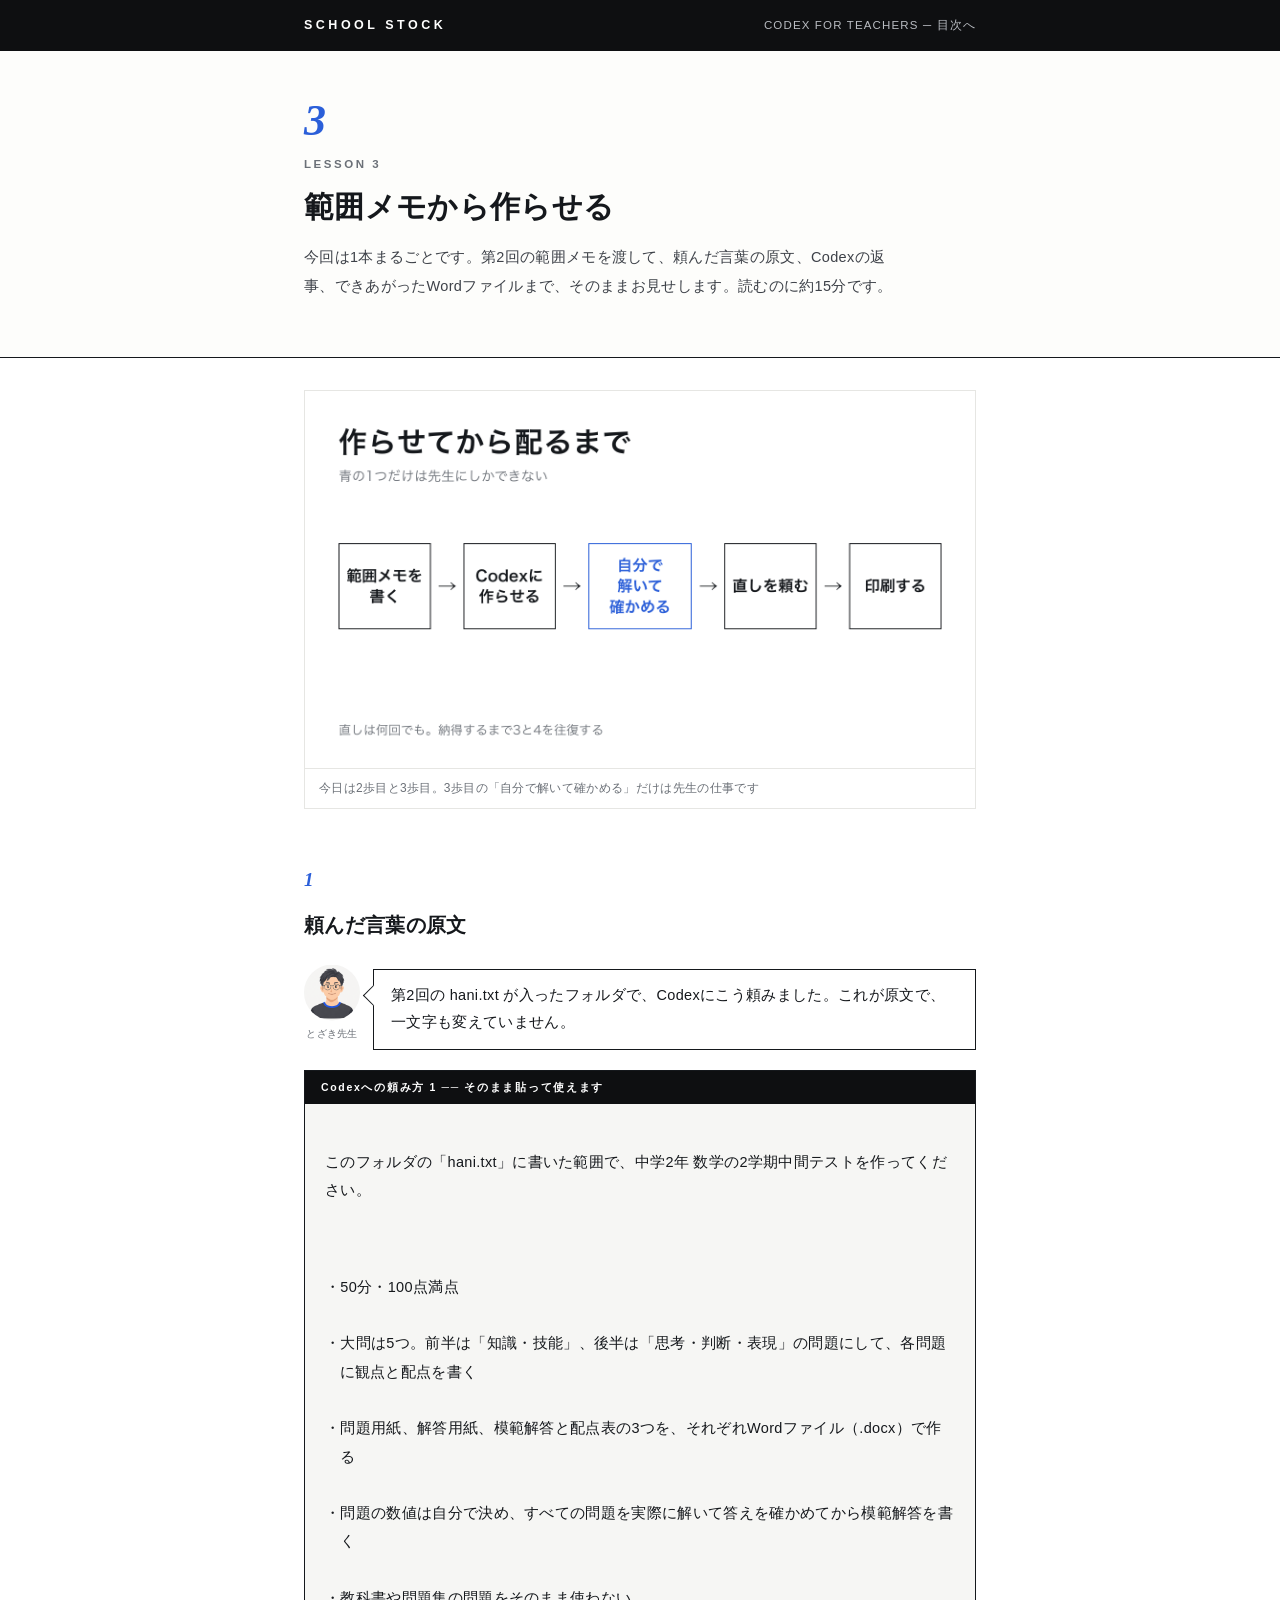
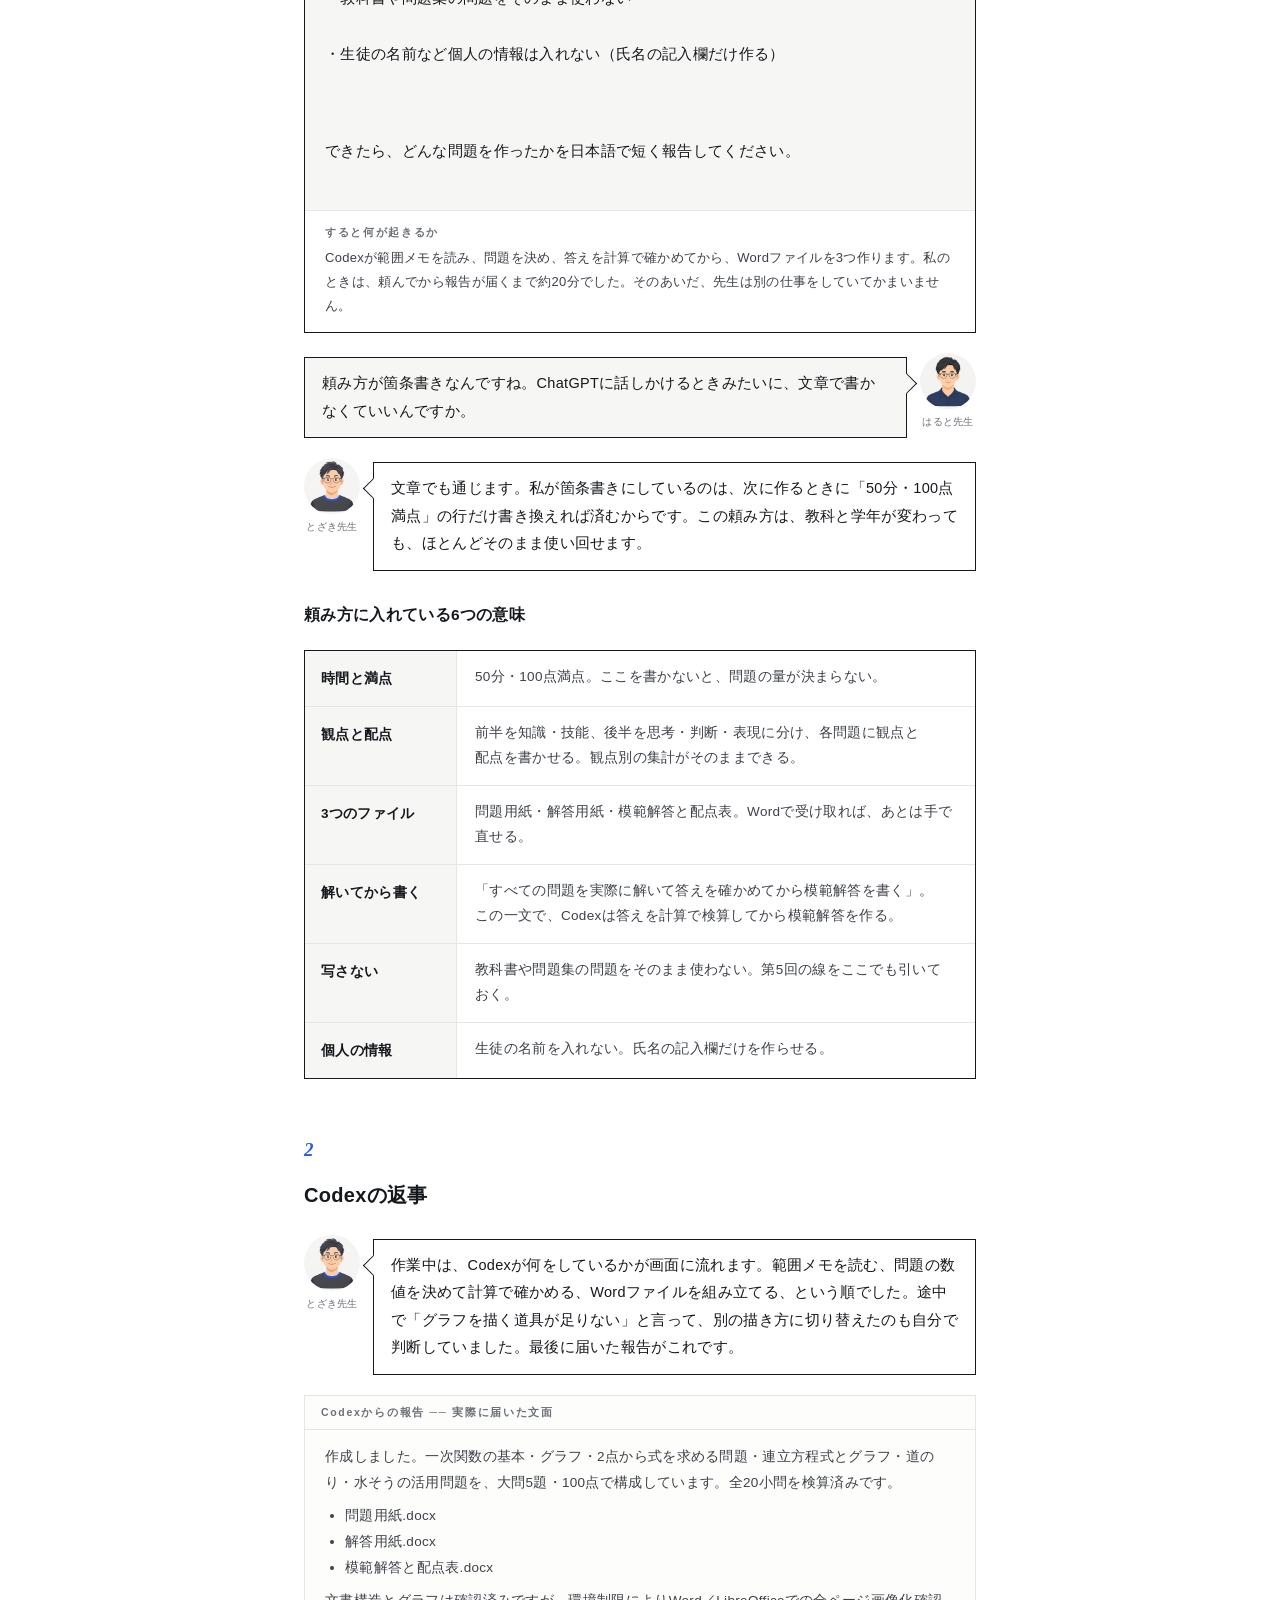
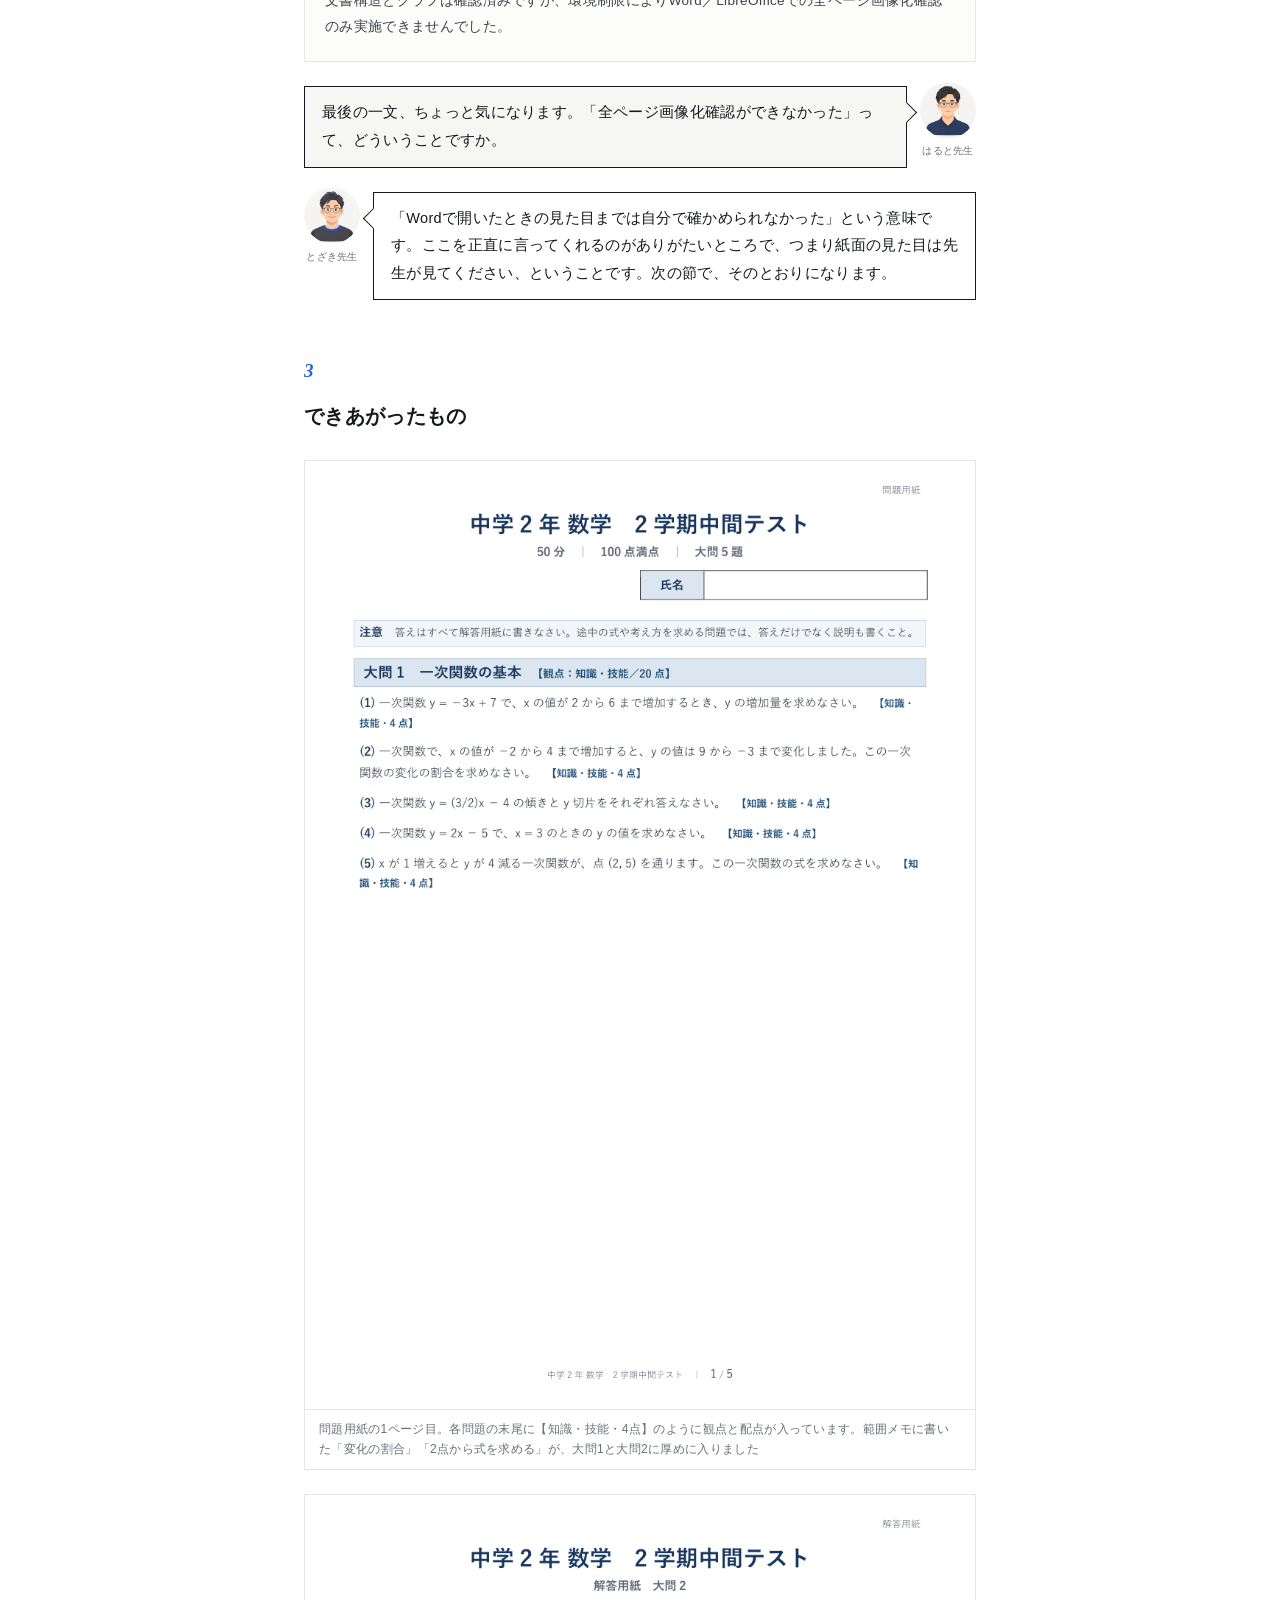
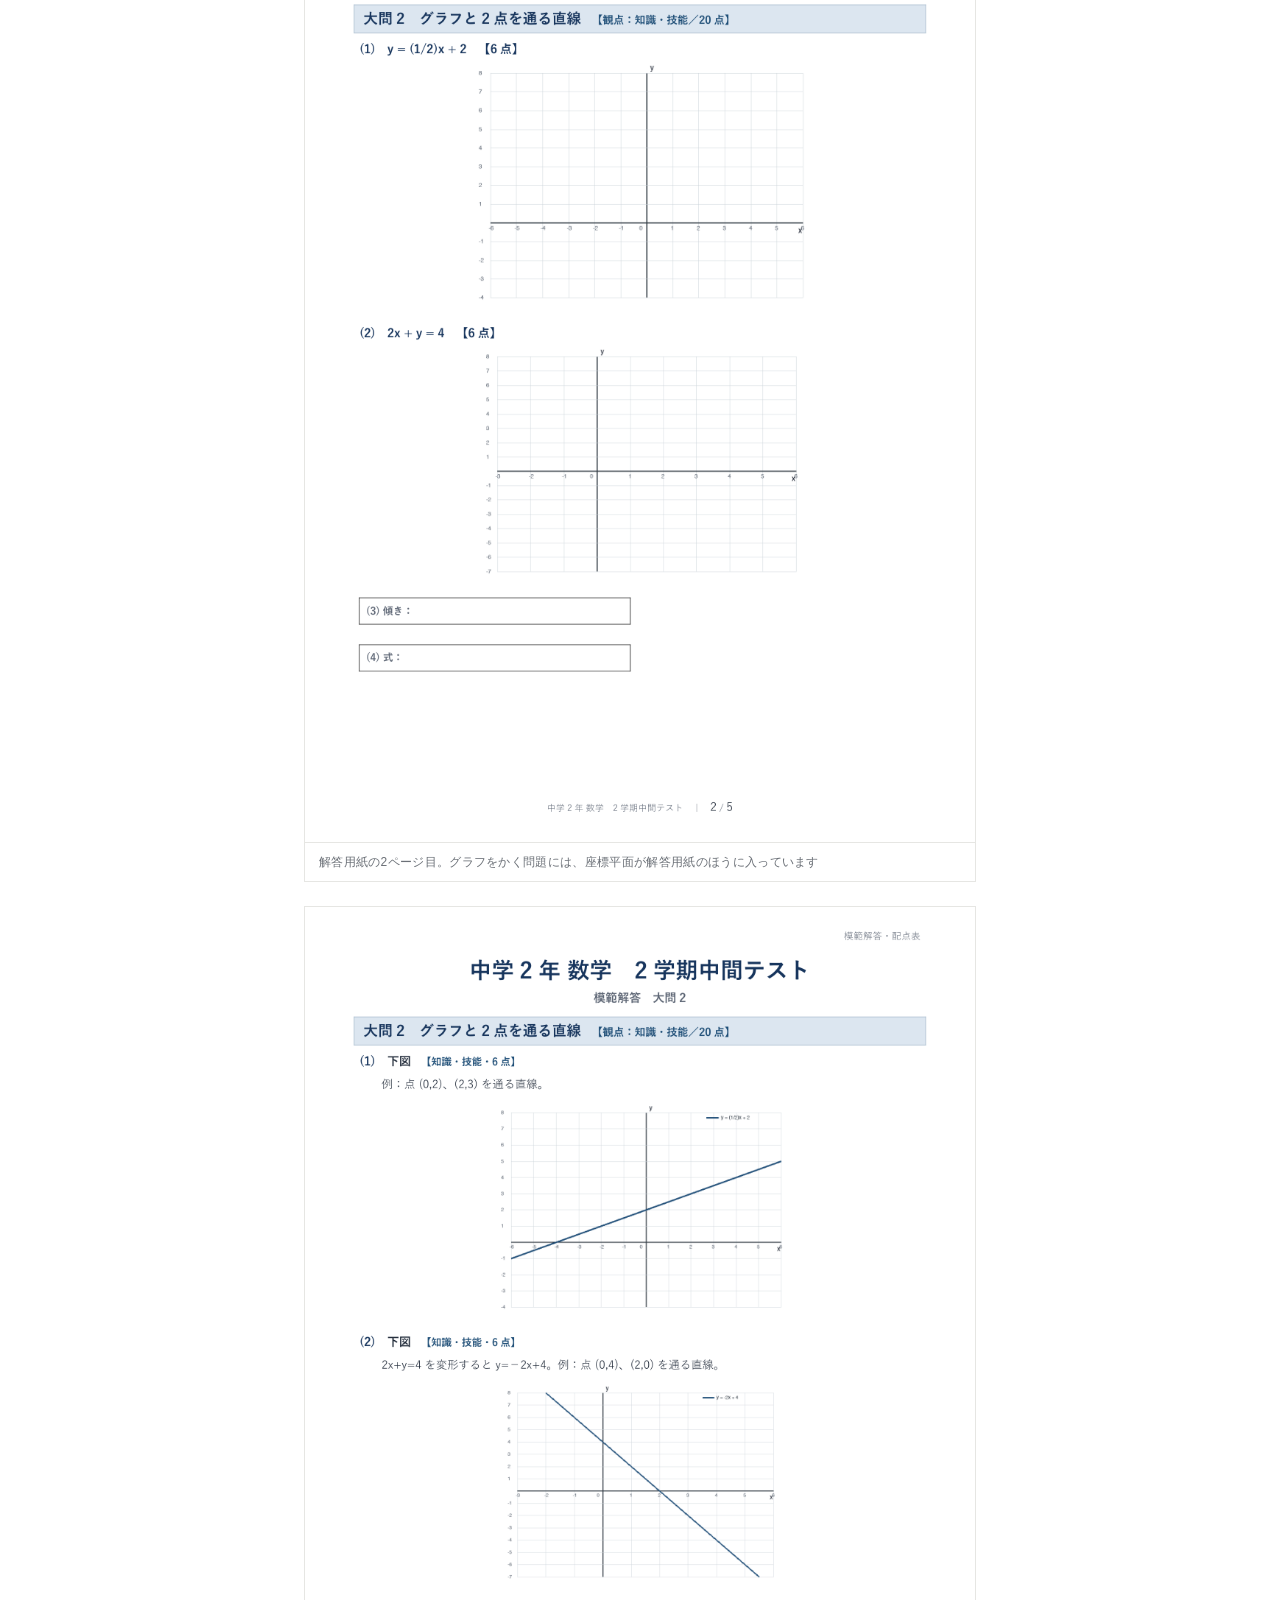
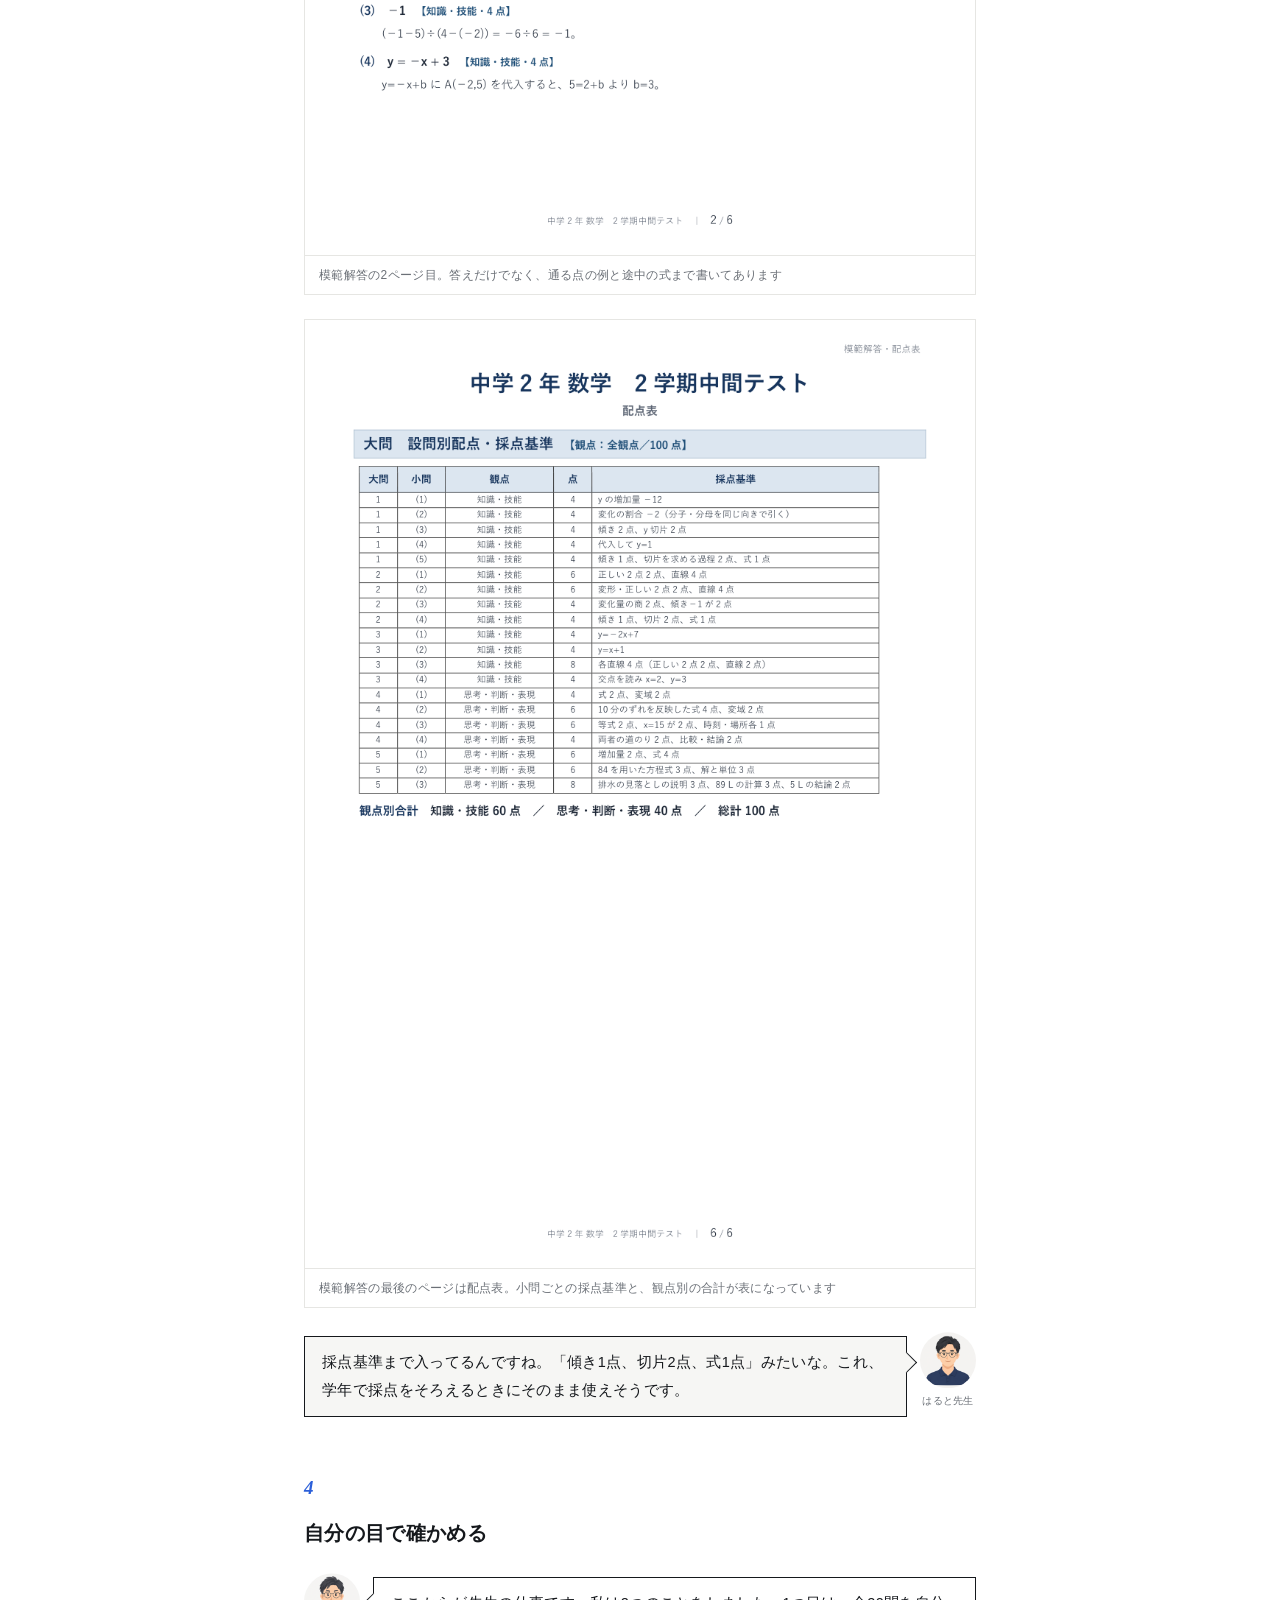
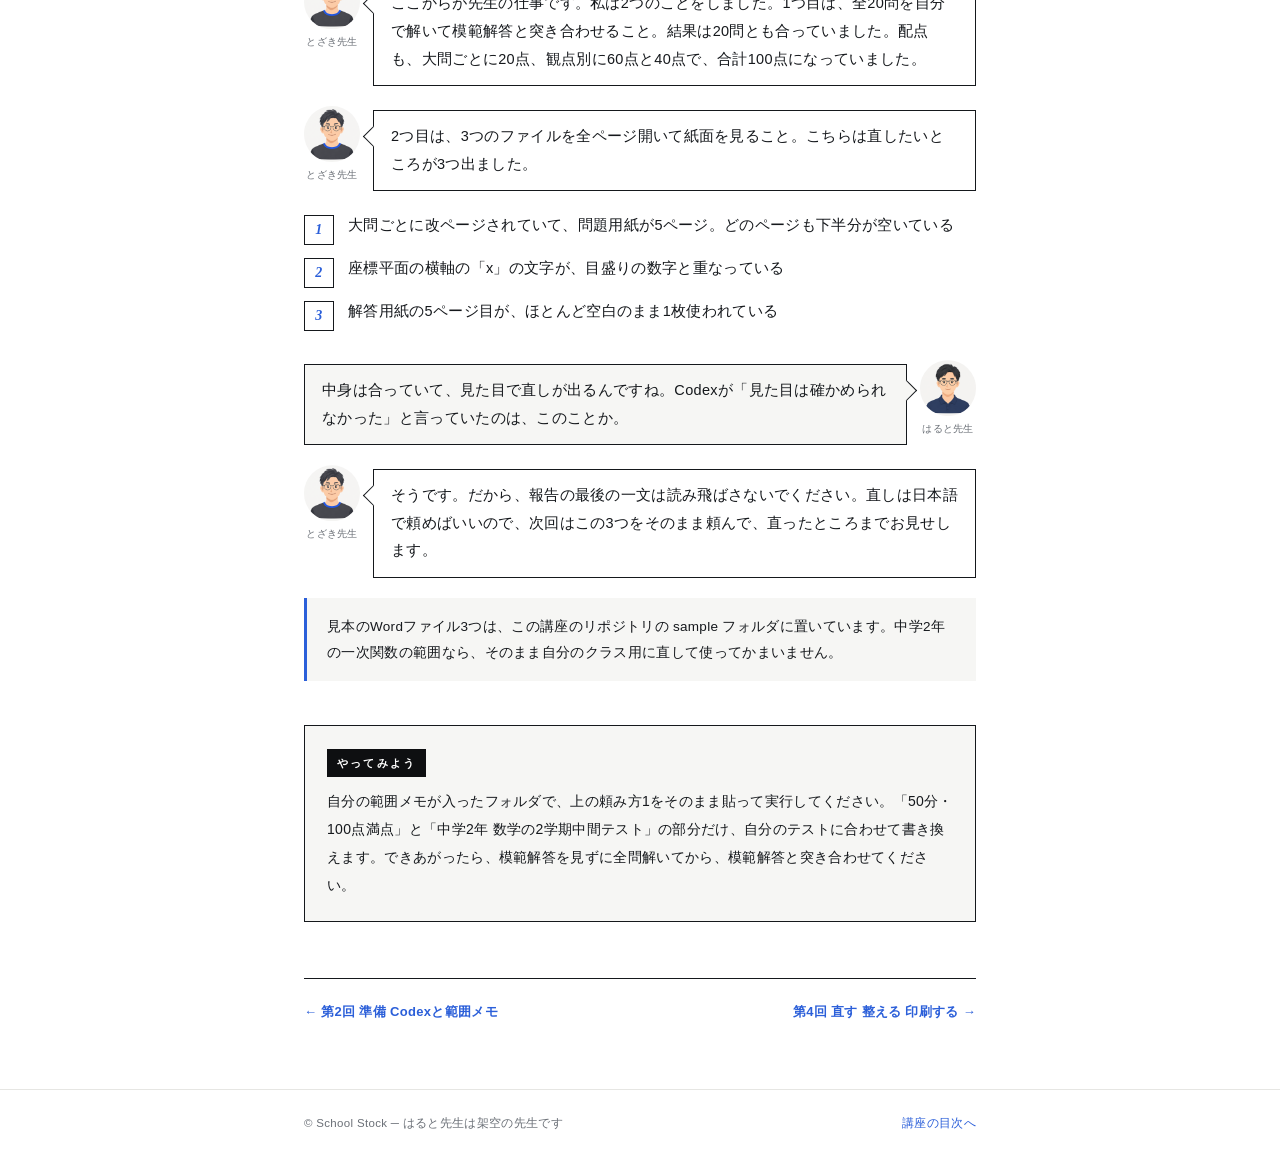
<file: lesson3.html>
<!DOCTYPE html>
<html lang="ja">
<head>
<meta charset="UTF-8">
<meta name="viewport" content="width=device-width, initial-scale=1.0">
<title>第3回 範囲メモから作らせる｜Codexで作る 中学校の定期テスト</title>
<meta name="description" content="中学2年 数学の2学期中間テストを、頼んだ言葉の原文からCodexの返事、できあがったWordファイルまで1本まるごと。全5回講座の第3回。">
<style>
  :root { --ink:#15181c; --sub:#6b7077; --accent:#2b5fd9; --paper:#fff; --wash:#f6f6f4; --line:#e6e6e3; --black:#0e0f11; }
  * { margin:0; padding:0; box-sizing:border-box; }
  body { font-family:"Hiragino Sans","Hiragino Kaku Gothic ProN","Noto Sans JP","Yu Gothic Medium",sans-serif; background:var(--paper); color:var(--ink); line-height:2.0; letter-spacing:0.02em; -webkit-font-smoothing:antialiased; }
  a { color:var(--accent); text-decoration:none; }
  .topbar { background:var(--black); color:#fff; position:sticky; top:0; z-index:40; }
  .topbar-in { max-width:720px; margin:0 auto; padding:13px 24px; display:flex; justify-content:space-between; align-items:center; gap:14px; }
  .wordmark { font-size:12.5px; font-weight:700; letter-spacing:0.28em; color:#fff; white-space:nowrap; }
  .topbar-in a.home { font-size:11.5px; color:#b9bcc2; letter-spacing:0.1em; white-space:nowrap; }
  .topbar-in a.home:hover { color:#fff; }
  @media (max-width:430px){ .topbar-in .hp { display:none; } }
  .lhead { border-bottom:1px solid var(--ink); background:#fdfdfb; }
  .lhead-in { max-width:720px; margin:0 auto; padding:48px 24px 40px; }
  .lnum { font-family:Georgia,serif; font-style:italic; font-size:44px; font-weight:700; color:var(--accent); line-height:1; }
  .llabel { font-size:11.5px; font-weight:700; letter-spacing:0.22em; color:var(--sub); margin:10px 0 8px; }
  h1 { font-size:clamp(23px,4vw,30px); font-weight:700; line-height:1.5; word-break:auto-phrase; text-wrap:pretty; }
  .lead { font-size:14.5px; color:#3d4148; margin-top:14px; max-width:600px; }
  article { max-width:720px; margin:0 auto; padding:8px 24px 64px; }
  .sec-head { display:flex; align-items:baseline; gap:13px; margin:52px 0 6px; }
  .sec-head .sn { font-family:Georgia,serif; font-style:italic; font-size:19px; font-weight:700; color:var(--accent); }
  h2 { font-size:20px; font-weight:700; margin:0 0 16px; word-break:auto-phrase; }
  h3 { font-size:15.5px; font-weight:700; margin:28px 0 8px; word-break:auto-phrase; }
  p { font-size:15px; margin-bottom:16px; }
  .talk { display:flex; gap:13px; margin:20px 0; align-items:flex-start; }
  .talk .av { flex:0 0 56px; text-align:center; }
  .talk .av img { width:56px; height:56px; clip-path:circle(50%); display:block; }
  .talk .av .nm { font-size:10px; color:var(--sub); margin-top:3px; white-space:nowrap; }
  .talk .bub { position:relative; border:1px solid var(--ink); background:var(--paper); padding:12px 17px; font-size:14.5px; line-height:1.9; margin-top:4px; }
  .talk .bub::before { content:""; position:absolute; top:18px; left:-8px; width:14px; height:14px; background:inherit; border-left:1px solid var(--ink); border-bottom:1px solid var(--ink); transform:rotate(45deg); }
  .talk.r { flex-direction:row-reverse; }
  .talk.r .bub { background:var(--wash); }
  .talk.r .bub::before { left:auto; right:-8px; border:none; border-right:1px solid var(--ink); border-top:1px solid var(--ink); transform:rotate(45deg); }
  .fig { border:1px solid var(--line); margin:24px 0; }
  .fig img { display:block; width:100%; height:auto; }
  .fig figcaption { font-size:12px; color:var(--sub); padding:9px 14px; border-top:1px solid var(--line); line-height:1.7; }
  ol.steps { margin:0 0 16px 0; padding-left:0; list-style:none; counter-reset:step; }
  ol.steps li { position:relative; padding:0 0 14px 44px; counter-increment:step; font-size:14.5px; }
  ol.steps li::before { content:counter(step); position:absolute; left:0; top:4px; width:28px; height:28px; border:1px solid var(--ink); display:flex; align-items:center; justify-content:center; font-family:Georgia,serif; font-style:italic; font-weight:700; font-size:14px; color:var(--accent); }
  .note { border-left:3px solid var(--accent); background:var(--wash); padding:16px 20px; font-size:13.5px; line-height:1.9; margin:20px 0; }
  .warn { border-left:3px solid var(--black); background:var(--wash); padding:16px 20px; font-size:13.5px; line-height:1.9; margin:20px 0; }
  .warn b { display:block; font-size:11px; letter-spacing:0.2em; color:var(--sub); margin-bottom:6px; }
  .prompt { border:1px solid var(--ink); margin:20px 0; }
  .prompt .pt { display:block; font-size:10.5px; font-weight:700; letter-spacing:0.16em; color:#fff; background:var(--black); padding:6px 16px; }
  .prompt .pbody { padding:16px 20px; font-size:14.5px; line-height:1.95; background:var(--wash); white-space:pre-wrap; margin:0; }
  .prompt .pbody p { font-size:14.5px; line-height:1.95; margin:0; }
  .prompt .pbody p.sp { height:12px; }
  .prompt .pbody p.bul { padding-left:1em; text-indent:-1em; }
  .prompt .pbody p.bul::before { content:"・"; }
  .prompt .pafter { padding:12px 20px 14px; font-size:13px; color:#3d4148; border-top:1px solid var(--line); line-height:1.85; margin:0; }
  .prompt .pafter b { font-size:10.5px; font-weight:700; letter-spacing:0.16em; color:var(--sub); display:block; margin-bottom:4px; }
  .memo { border:1px solid var(--ink); margin:20px 0; }
  .memo .mt { display:block; font-size:10.5px; font-weight:700; letter-spacing:0.16em; color:var(--sub); background:var(--wash); padding:6px 16px; border-bottom:1px solid var(--line); }
  .memo pre { padding:16px 20px; font-family:inherit; font-size:14px; line-height:1.9; white-space:pre-wrap; }
  .memo .mlines { padding:16px 20px; }
  .memo .mlines p { font-size:14px; line-height:1.9; margin:0; }
  .memo .mlines p.sp { height:14px; }
  .memo .mlines p.bul { padding-left:1em; text-indent:-1em; }
  .memo .mlines p.bul::before { content:"・"; }
  .reply { border:1px solid var(--line); background:#fdfdfb; margin:20px 0; }
  .reply .rt { display:block; font-size:10.5px; font-weight:700; letter-spacing:0.16em; color:var(--sub); padding:6px 16px; border-bottom:1px solid var(--line); }
  .reply .rbody { padding:14px 20px; font-size:13.5px; line-height:1.9; color:#3d4148; }
  .reply .rbody p { font-size:13.5px; margin-bottom:8px; }
  .reply .rbody ul { padding-left:20px; margin-bottom:8px; }
  .reply .rbody li { font-size:13.5px; }
  .terms { border:1px solid var(--ink); margin:20px 0; }
  .term { display:flex; border-bottom:1px solid var(--line); }
  .term:last-child { border-bottom:none; }
  .term dt { flex:0 0 152px; padding:14px 16px; font-size:13.5px; font-weight:700; background:var(--wash); border-right:1px solid var(--line); word-break:auto-phrase; }
  .term dd { flex:1; padding:14px 18px; font-size:13.5px; line-height:1.85; color:#3d4148; word-break:auto-phrase; }
  @media (max-width:520px){ .term { flex-direction:column; } .term dt { border-right:none; border-bottom:1px solid var(--line); flex-basis:auto; } }
  .try { border:1px solid var(--ink); background:var(--wash); padding:20px 22px 16px; margin:44px 0 0; }
  .try .tt { font-size:11px; font-weight:700; letter-spacing:0.2em; color:#fff; background:var(--black); display:inline-block; padding:3px 10px; margin-bottom:10px; }
  .try p { font-size:14px; margin-bottom:6px; }
  .pn { display:flex; justify-content:space-between; gap:14px; border-top:1px solid var(--ink); margin-top:56px; padding-top:20px; }
  .pn a { font-size:13px; font-weight:700; word-break:auto-phrase; }
  .pn .prev::before { content:"← "; }
  .pn .next::after { content:" →"; }
  footer { border-top:1px solid var(--line); }
  .foot-in { max-width:720px; margin:0 auto; padding:22px 24px; display:flex; justify-content:space-between; gap:14px; font-size:11.5px; color:var(--sub); }
</style>
</head>
<body>

<div class="topbar">
  <div class="topbar-in">
    <span class="wordmark">SCHOOL STOCK</span>
    <a class="home" href="index.html"><span class="hp">CODEX FOR TEACHERS ─ </span>目次へ</a>
  </div>
</div>

<div class="lhead">
  <div class="lhead-in">
    <div class="lnum">3</div>
    <div class="llabel">LESSON 3</div>
    <h1>範囲メモから作らせる</h1>
    <p class="lead">今回は1本まるごとです。第2回の範囲メモを渡して、頼んだ言葉の原文、Codexの返事、できあがったWordファイルまで、そのままお見せします。読むのに約15分です。</p>
  </div>
</div>

<article>

  <figure class="fig">
    <img src="assets/zukai3.png" alt="作らせてから配るまでの流れ。範囲メモを書く、Codexに作らせる、自分で解いて確かめる、直しを頼む、印刷する">
    <figcaption>今日は2歩目と3歩目。3歩目の「自分で解いて確かめる」だけは先生の仕事です</figcaption>
  </figure>

  <div class="sec-head"><span class="sn">1</span></div>
  <h2>頼んだ言葉の原文</h2>

  <div class="talk">
    <div class="av"><img src="assets/icon-tozaki.png" alt="とざき先生"><div class="nm">とざき先生</div></div>
    <div class="bub">第2回の hani.txt が入ったフォルダで、Codexにこう頼みました。これが原文で、一文字も変えていません。</div>
  </div>

  <div class="prompt">
    <span class="pt">Codexへの頼み方 1 ── そのまま貼って使えます</span>
    <div class="pbody">
<p>このフォルダの「hani.txt」に書いた範囲で、中学2年 数学の2学期中間テストを作ってください。</p>
<p class="sp"></p>
<p class="bul">50分・100点満点</p>
<p class="bul">大問は5つ。前半は「知識・技能」、後半は「思考・判断・表現」の問題にして、各問題に観点と配点を書く</p>
<p class="bul">問題用紙、解答用紙、模範解答と配点表の3つを、それぞれWordファイル（.docx）で作る</p>
<p class="bul">問題の数値は自分で決め、すべての問題を実際に解いて答えを確かめてから模範解答を書く</p>
<p class="bul">教科書や問題集の問題をそのまま使わない</p>
<p class="bul">生徒の名前など個人の情報は入れない（氏名の記入欄だけ作る）</p>
<p class="sp"></p>
<p>できたら、どんな問題を作ったかを日本語で短く報告してください。</p>
</div>
    <p class="pafter"><b>すると何が起きるか</b>Codexが範囲メモを読み、問題を決め、答えを計算で確かめてから、Wordファイルを3つ作ります。私のときは、頼んでから報告が届くまで約20分でした。そのあいだ、先生は別の仕事をしていてかまいません。</p>
  </div>

  <div class="talk r">
    <div class="av"><img src="assets/icon-haruto.png" alt="はると先生"><div class="nm">はると先生</div></div>
    <div class="bub">頼み方が箇条書きなんですね。ChatGPTに話しかけるときみたいに、文章で書かなくていいんですか。</div>
  </div>
  <div class="talk">
    <div class="av"><img src="assets/icon-tozaki.png" alt="とざき先生"><div class="nm">とざき先生</div></div>
    <div class="bub">文章でも通じます。私が箇条書きにしているのは、次に作るときに「50分・100点満点」の行だけ書き換えれば済むからです。この頼み方は、教科と学年が変わっても、ほとんどそのまま使い回せます。</div>
  </div>

  <h3>頼み方に入れている6つの意味</h3>
  <div class="terms">
    <dl>
      <div class="term"><dt>時間と満点</dt><dd>50分・100点満点。ここを書かないと、問題の量が決まらない。</dd></div>
      <div class="term"><dt>観点と配点</dt><dd>前半を知識・技能、後半を思考・判断・表現に分け、各問題に観点と配点を書かせる。観点別の集計がそのままできる。</dd></div>
      <div class="term"><dt>3つのファイル</dt><dd>問題用紙・解答用紙・模範解答と配点表。Wordで受け取れば、あとは手で直せる。</dd></div>
      <div class="term"><dt>解いてから書く</dt><dd>「すべての問題を実際に解いて答えを確かめてから模範解答を書く」。この一文で、Codexは答えを計算で検算してから模範解答を作る。</dd></div>
      <div class="term"><dt>写さない</dt><dd>教科書や問題集の問題をそのまま使わない。第5回の線をここでも引いておく。</dd></div>
      <div class="term"><dt>個人の情報</dt><dd>生徒の名前を入れない。氏名の記入欄だけを作らせる。</dd></div>
    </dl>
  </div>

  <div class="sec-head"><span class="sn">2</span></div>
  <h2>Codexの返事</h2>

  <div class="talk">
    <div class="av"><img src="assets/icon-tozaki.png" alt="とざき先生"><div class="nm">とざき先生</div></div>
    <div class="bub">作業中は、Codexが何をしているかが画面に流れます。範囲メモを読む、問題の数値を決めて計算で確かめる、Wordファイルを組み立てる、という順でした。途中で「グラフを描く道具が足りない」と言って、別の描き方に切り替えたのも自分で判断していました。最後に届いた報告がこれです。</div>
  </div>

  <div class="reply">
    <span class="rt">Codexからの報告 ── 実際に届いた文面</span>
    <div class="rbody">
      <p>作成しました。一次関数の基本・グラフ・2点から式を求める問題・連立方程式とグラフ・道のり・水そうの活用問題を、大問5題・100点で構成しています。全20小問を検算済みです。</p>
      <ul>
        <li>問題用紙.docx</li>
        <li>解答用紙.docx</li>
        <li>模範解答と配点表.docx</li>
      </ul>
      <p>文書構造とグラフは確認済みですが、環境制限によりWord／LibreOfficeでの全ページ画像化確認のみ実施できませんでした。</p>
    </div>
  </div>

  <div class="talk r">
    <div class="av"><img src="assets/icon-haruto.png" alt="はると先生"><div class="nm">はると先生</div></div>
    <div class="bub">最後の一文、ちょっと気になります。「全ページ画像化確認ができなかった」って、どういうことですか。</div>
  </div>
  <div class="talk">
    <div class="av"><img src="assets/icon-tozaki.png" alt="とざき先生"><div class="nm">とざき先生</div></div>
    <div class="bub">「Wordで開いたときの見た目までは自分で確かめられなかった」という意味です。ここを正直に言ってくれるのがありがたいところで、つまり紙面の見た目は先生が見てください、ということです。次の節で、そのとおりになります。</div>
  </div>

  <div class="sec-head"><span class="sn">3</span></div>
  <h2>できあがったもの</h2>

  <figure class="fig">
    <img src="assets/shot-test-p1.png" alt="Codexが作った問題用紙の1ページ目。中学2年 数学 2学期中間テスト、氏名欄、注意書き、大問1 一次関数の基本の5問。各問題の末尾に観点と配点" loading="lazy">
    <figcaption>問題用紙の1ページ目。各問題の末尾に【知識・技能・4点】のように観点と配点が入っています。範囲メモに書いた「変化の割合」「2点から式を求める」が、大問1と大問2に厚めに入りました</figcaption>
  </figure>

  <figure class="fig">
    <img src="assets/shot-ans-p2.png" alt="解答用紙の2ページ目。大問2のグラフをかくための座標平面が2つと、傾きと式を書く欄" loading="lazy">
    <figcaption>解答用紙の2ページ目。グラフをかく問題には、座標平面が解答用紙のほうに入っています</figcaption>
  </figure>

  <figure class="fig">
    <img src="assets/shot-key-p2.png" alt="模範解答の2ページ目。大問2の答え。座標平面に直線がかいてあり、通る点の例と計算の式が書いてある" loading="lazy">
    <figcaption>模範解答の2ページ目。答えだけでなく、通る点の例と途中の式まで書いてあります</figcaption>
  </figure>

  <figure class="fig">
    <img src="assets/shot-key-p6.png" alt="配点表のページ。大問・小問・観点・点・採点基準の表と、観点別合計 知識・技能60点 思考・判断・表現40点" loading="lazy">
    <figcaption>模範解答の最後のページは配点表。小問ごとの採点基準と、観点別の合計が表になっています</figcaption>
  </figure>

  <div class="talk r">
    <div class="av"><img src="assets/icon-haruto.png" alt="はると先生"><div class="nm">はると先生</div></div>
    <div class="bub">採点基準まで入ってるんですね。「傾き1点、切片2点、式1点」みたいな。これ、学年で採点をそろえるときにそのまま使えそうです。</div>
  </div>

  <div class="sec-head"><span class="sn">4</span></div>
  <h2>自分の目で確かめる</h2>

  <div class="talk">
    <div class="av"><img src="assets/icon-tozaki.png" alt="とざき先生"><div class="nm">とざき先生</div></div>
    <div class="bub">ここからが先生の仕事です。私は2つのことをしました。1つ目は、全20問を自分で解いて模範解答と突き合わせること。結果は20問とも合っていました。配点も、大問ごとに20点、観点別に60点と40点で、合計100点になっていました。</div>
  </div>
  <div class="talk">
    <div class="av"><img src="assets/icon-tozaki.png" alt="とざき先生"><div class="nm">とざき先生</div></div>
    <div class="bub">2つ目は、3つのファイルを全ページ開いて紙面を見ること。こちらは直したいところが3つ出ました。</div>
  </div>

  <ol class="steps">
    <li>大問ごとに改ページされていて、問題用紙が5ページ。どのページも下半分が空いている</li>
    <li>座標平面の横軸の「x」の文字が、目盛りの数字と重なっている</li>
    <li>解答用紙の5ページ目が、ほとんど空白のまま1枚使われている</li>
  </ol>

  <div class="talk r">
    <div class="av"><img src="assets/icon-haruto.png" alt="はると先生"><div class="nm">はると先生</div></div>
    <div class="bub">中身は合っていて、見た目で直しが出るんですね。Codexが「見た目は確かめられなかった」と言っていたのは、このことか。</div>
  </div>
  <div class="talk">
    <div class="av"><img src="assets/icon-tozaki.png" alt="とざき先生"><div class="nm">とざき先生</div></div>
    <div class="bub">そうです。だから、報告の最後の一文は読み飛ばさないでください。直しは日本語で頼めばいいので、次回はこの3つをそのまま頼んで、直ったところまでお見せします。</div>
  </div>

  <p class="note">見本のWordファイル3つは、この講座のリポジトリの sample フォルダに置いています。中学2年の一次関数の範囲なら、そのまま自分のクラス用に直して使ってかまいません。</p>

  <div class="try">
    <span class="tt">やってみよう</span>
    <p>自分の範囲メモが入ったフォルダで、上の頼み方1をそのまま貼って実行してください。「50分・100点満点」と「中学2年 数学の2学期中間テスト」の部分だけ、自分のテストに合わせて書き換えます。できあがったら、模範解答を見ずに全問解いてから、模範解答と突き合わせてください。</p>
  </div>

  <div class="pn">
    <a class="prev" href="lesson2.html">第2回 準備 Codexと範囲メモ</a>
    <a class="next" href="lesson4.html">第4回 直す 整える 印刷する</a>
  </div>

</article>

<footer>
  <div class="foot-in">
    <span>© School Stock ─ はると先生は架空の先生です</span>
    <span><a href="index.html">講座の目次へ</a></span>
  </div>
</footer>

</body>
</html>
</file>
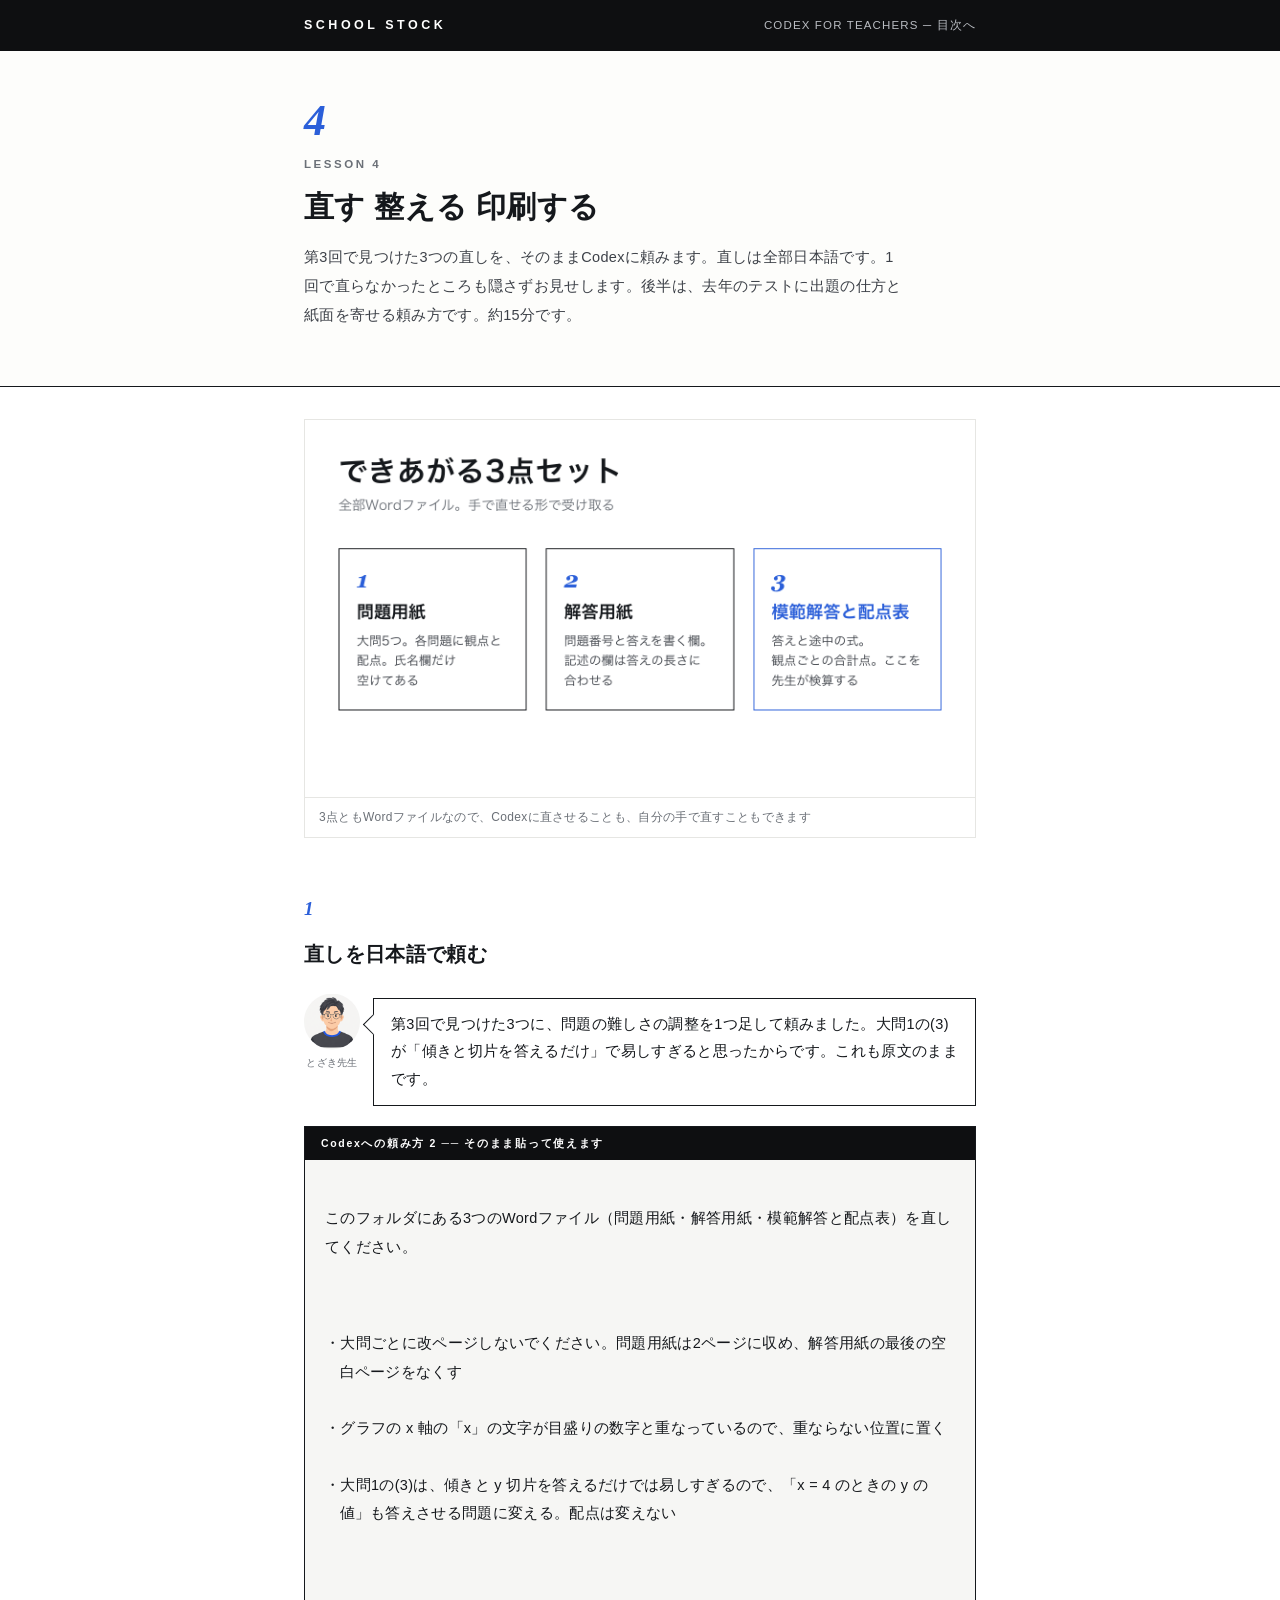
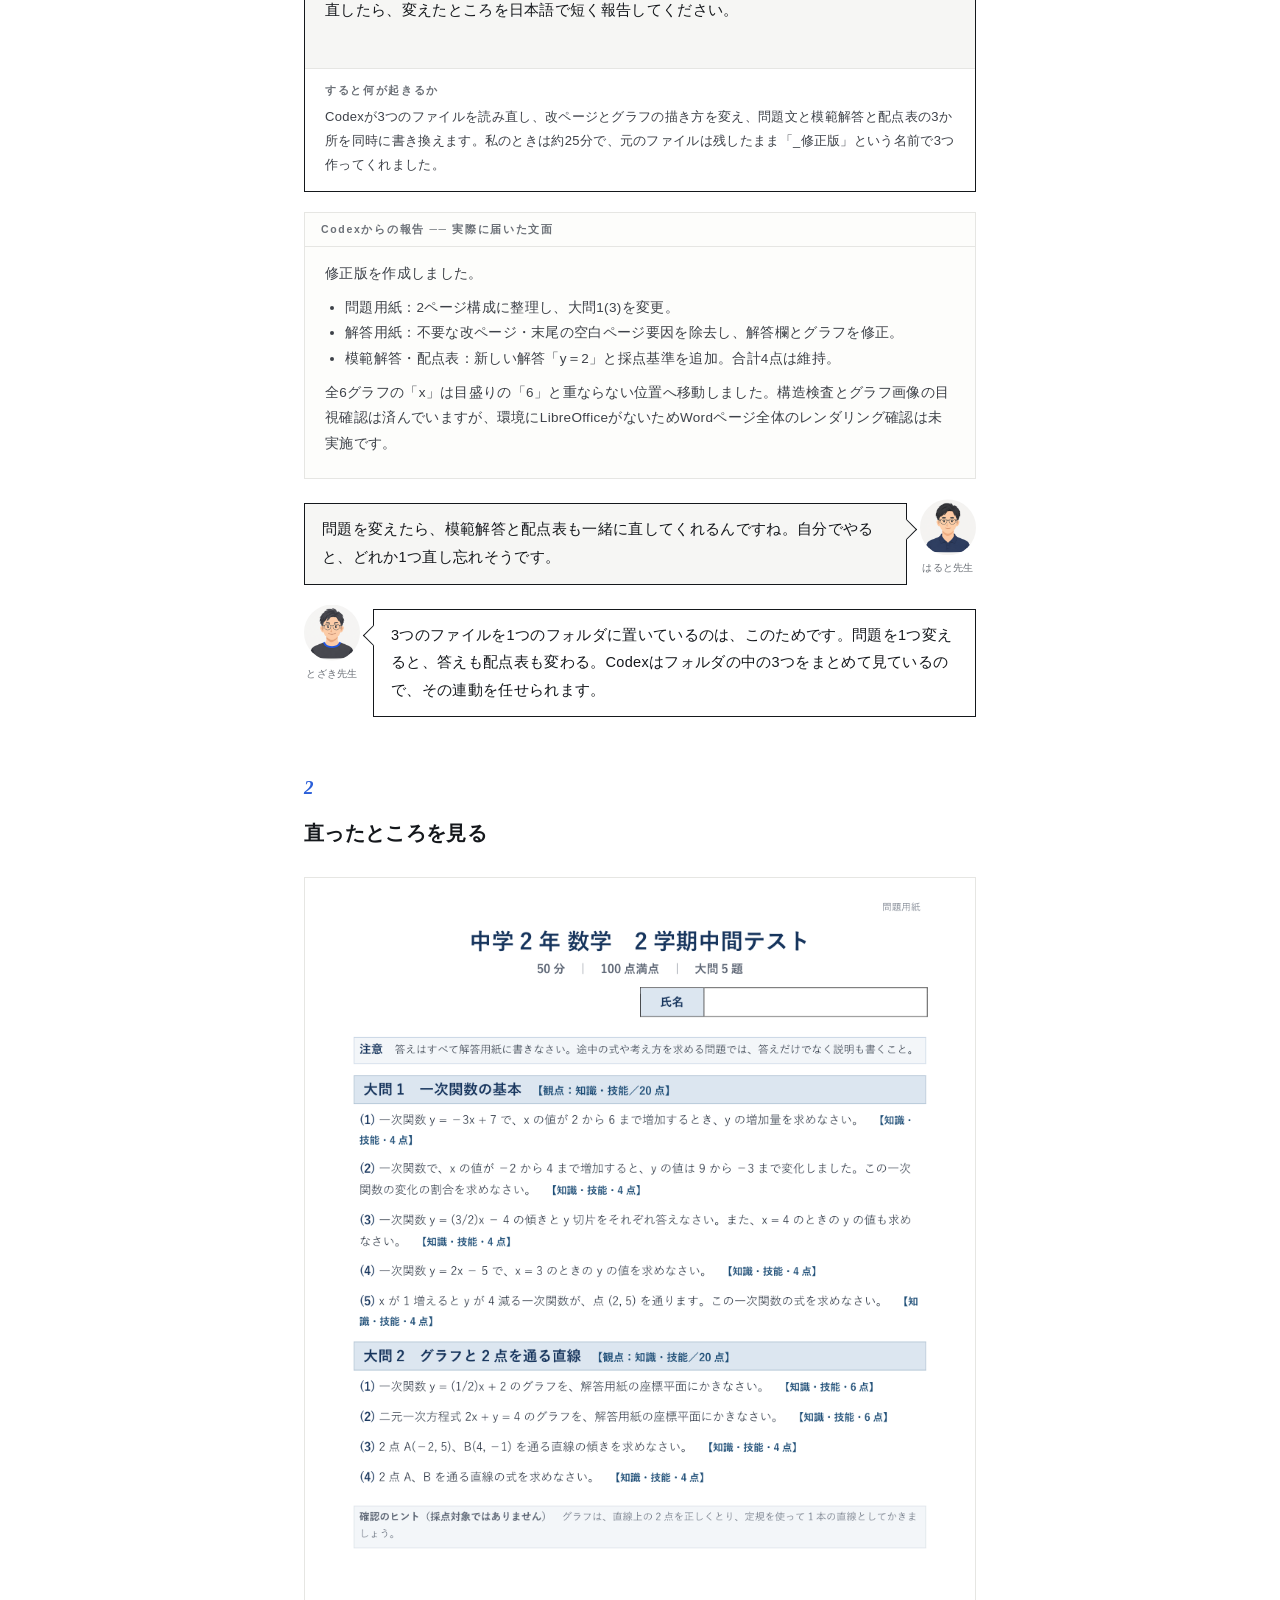
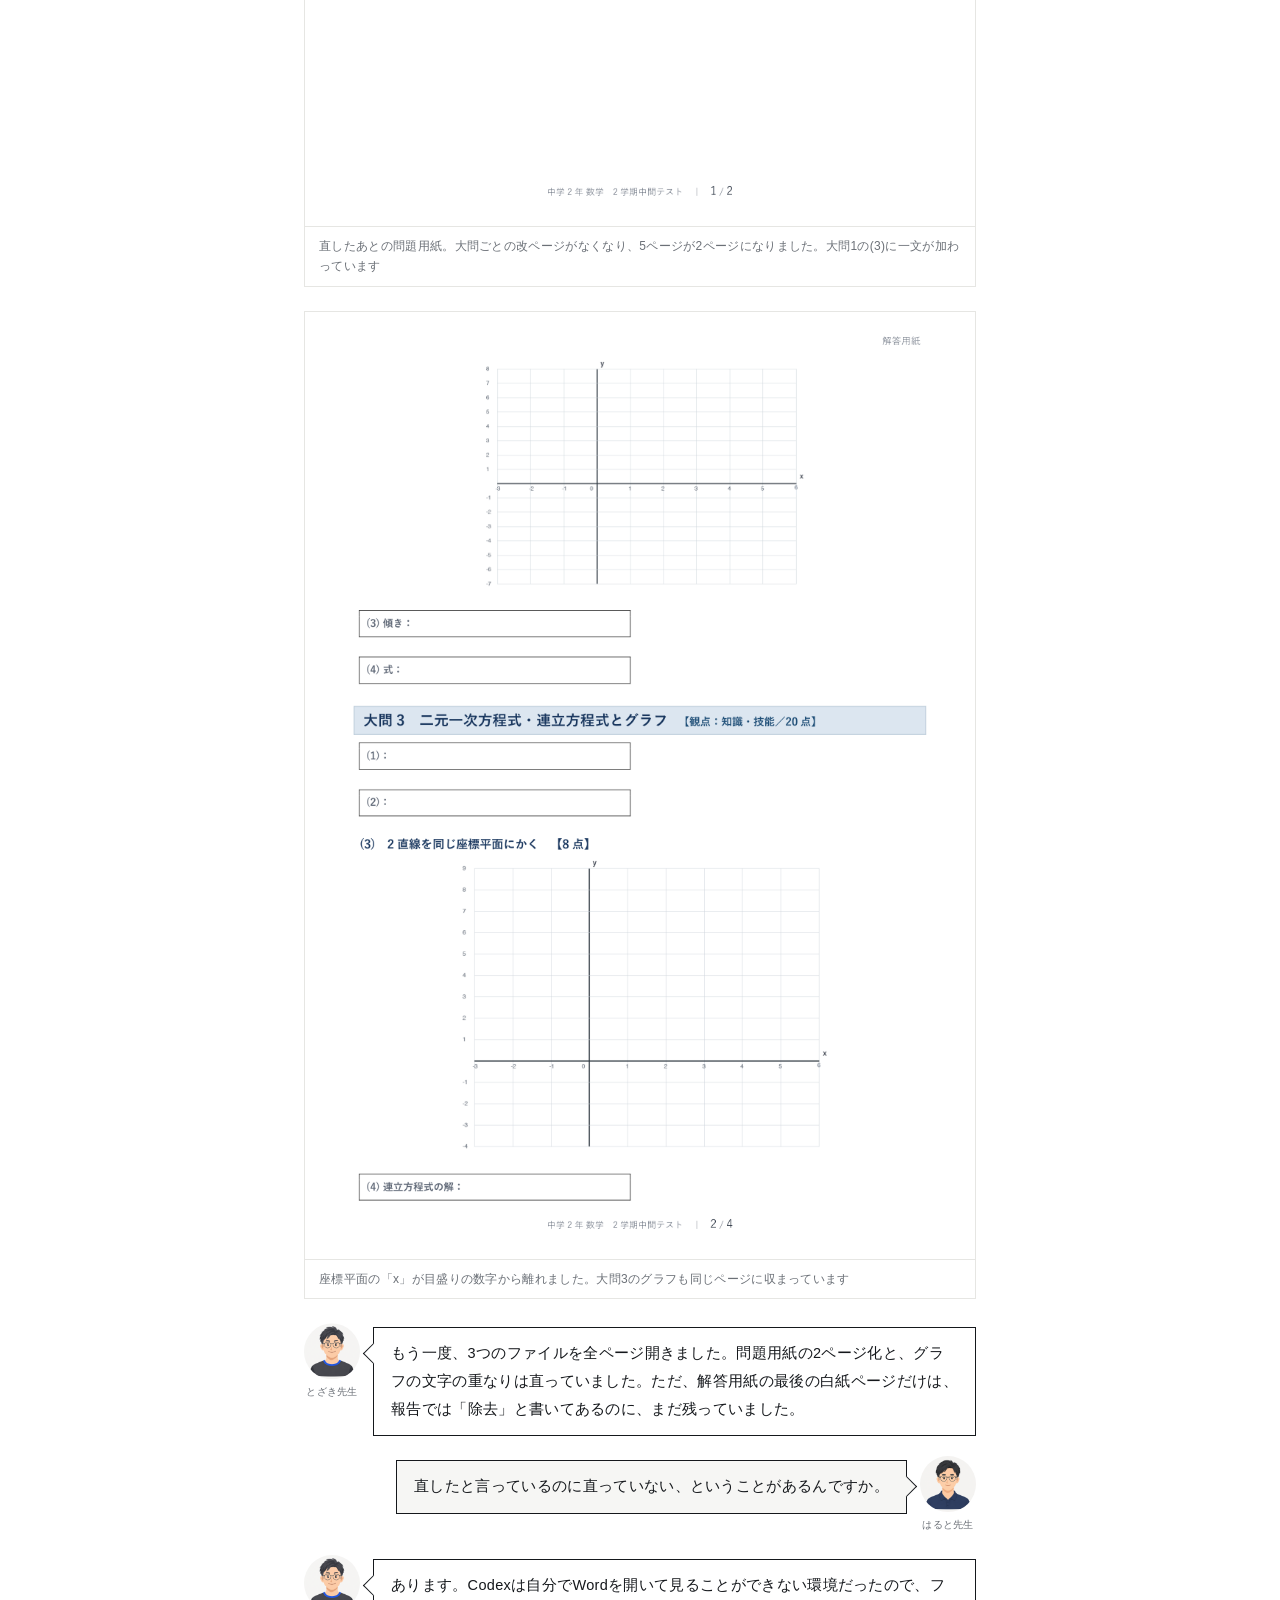
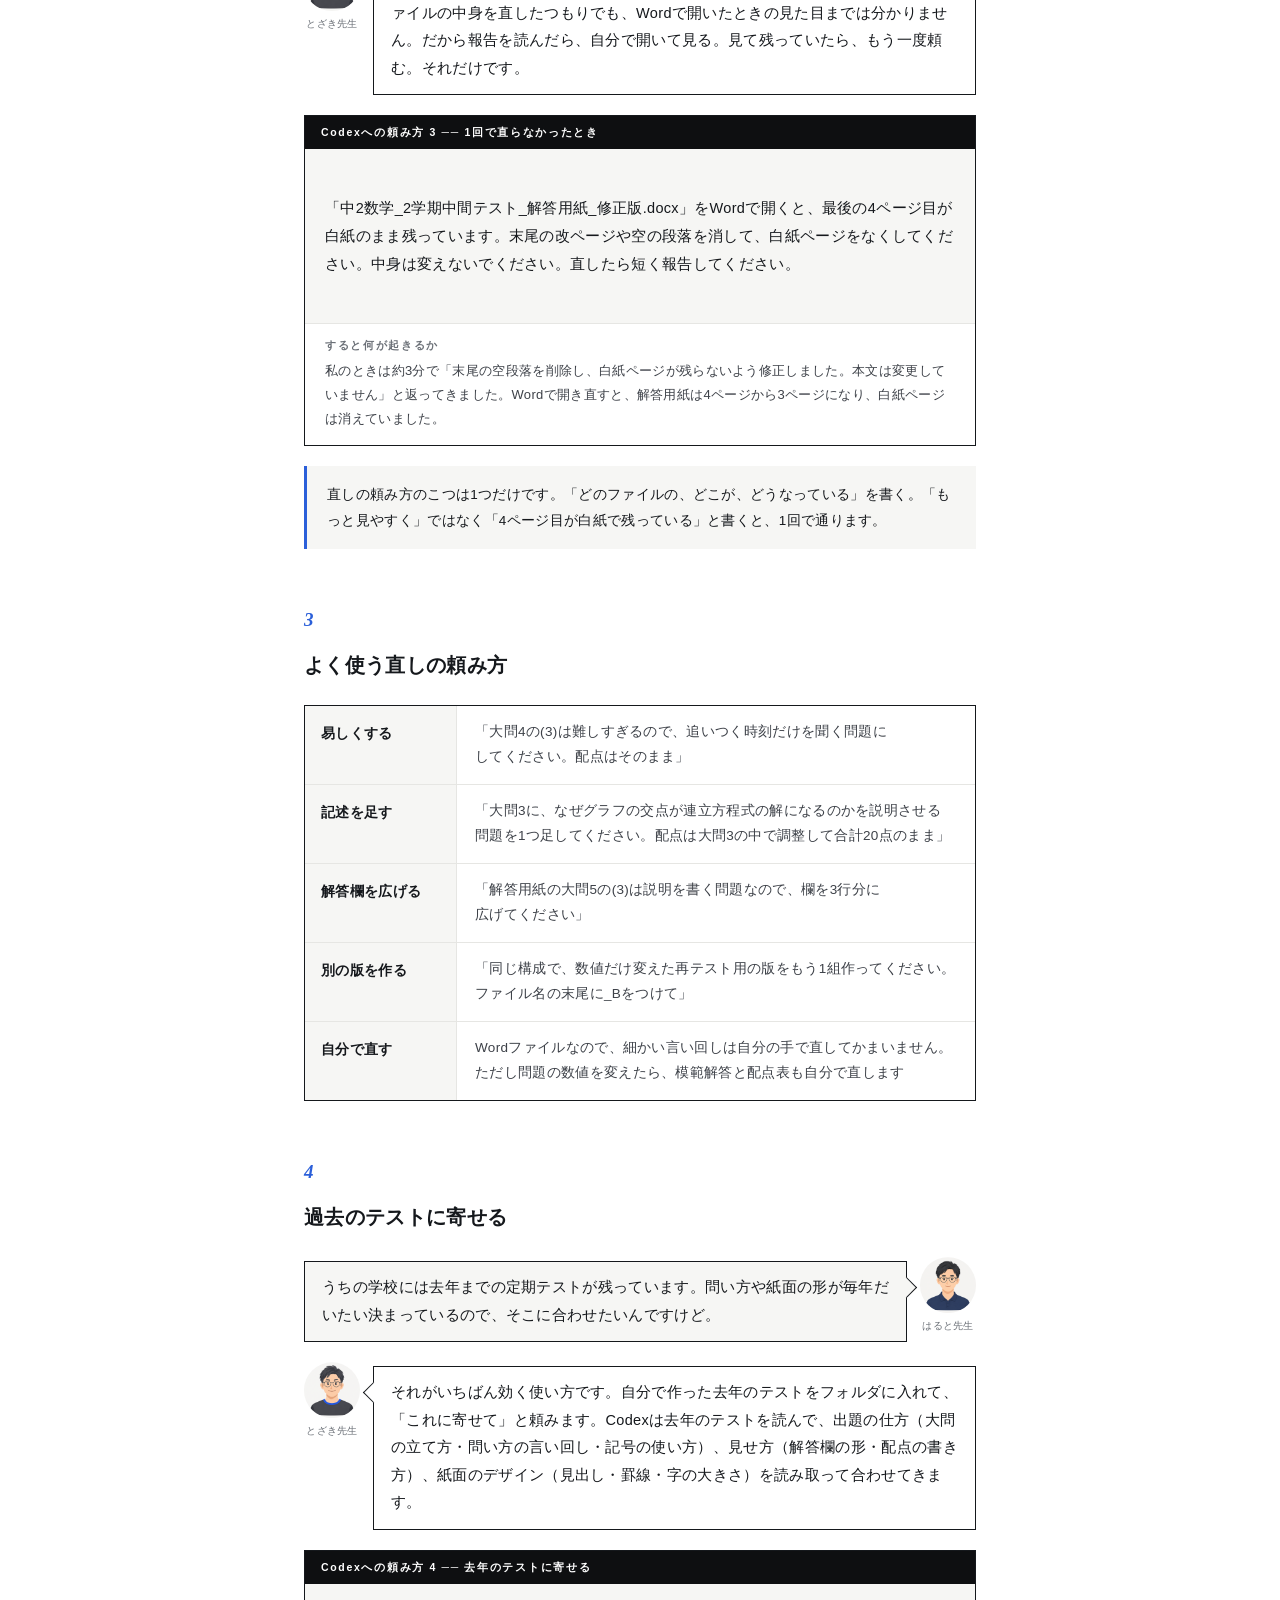
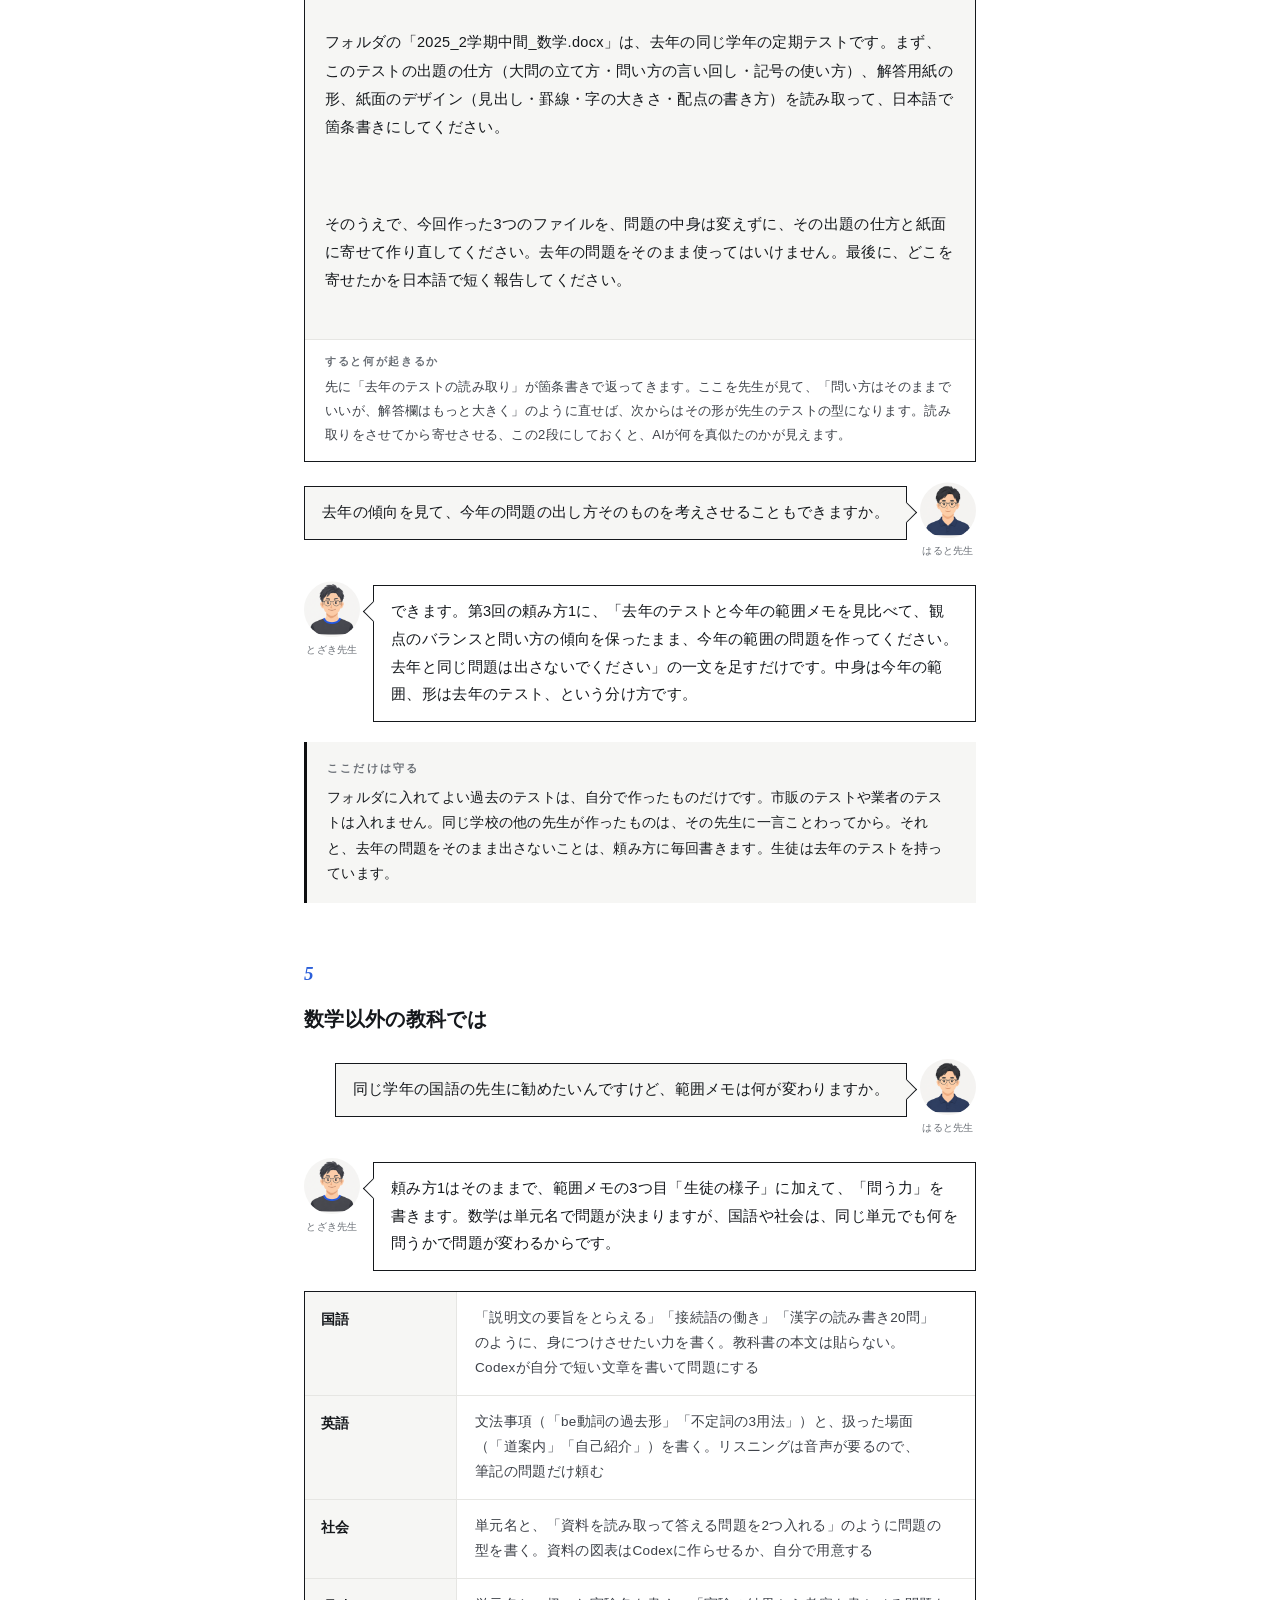
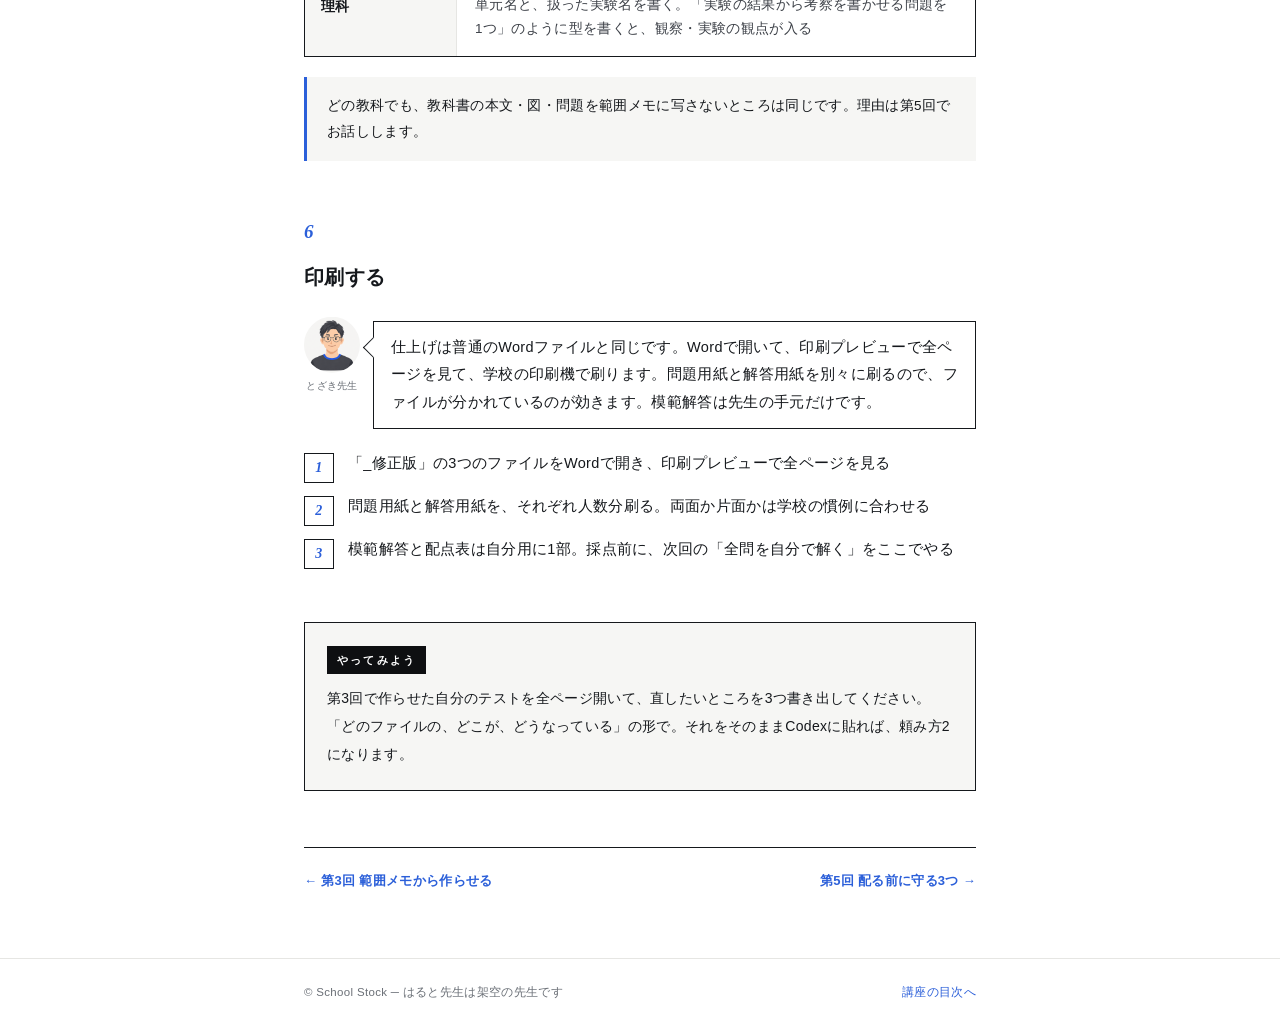
<file: lesson4.html>
<!DOCTYPE html>
<html lang="ja">
<head>
<meta charset="UTF-8">
<meta name="viewport" content="width=device-width, initial-scale=1.0">
<title>第4回 直す 整える 印刷する｜Codexで作る 中学校の定期テスト</title>
<meta name="description" content="問題を難しくする、改ページを直す、グラフの文字の重なりを直す。直しは全部日本語で頼む。数学以外の教科の範囲メモにも触れる。全5回講座の第4回。">
<style>
  :root { --ink:#15181c; --sub:#6b7077; --accent:#2b5fd9; --paper:#fff; --wash:#f6f6f4; --line:#e6e6e3; --black:#0e0f11; }
  * { margin:0; padding:0; box-sizing:border-box; }
  body { font-family:"Hiragino Sans","Hiragino Kaku Gothic ProN","Noto Sans JP","Yu Gothic Medium",sans-serif; background:var(--paper); color:var(--ink); line-height:2.0; letter-spacing:0.02em; -webkit-font-smoothing:antialiased; }
  a { color:var(--accent); text-decoration:none; }
  .topbar { background:var(--black); color:#fff; position:sticky; top:0; z-index:40; }
  .topbar-in { max-width:720px; margin:0 auto; padding:13px 24px; display:flex; justify-content:space-between; align-items:center; gap:14px; }
  .wordmark { font-size:12.5px; font-weight:700; letter-spacing:0.28em; color:#fff; white-space:nowrap; }
  .topbar-in a.home { font-size:11.5px; color:#b9bcc2; letter-spacing:0.1em; white-space:nowrap; }
  .topbar-in a.home:hover { color:#fff; }
  @media (max-width:430px){ .topbar-in .hp { display:none; } }
  .lhead { border-bottom:1px solid var(--ink); background:#fdfdfb; }
  .lhead-in { max-width:720px; margin:0 auto; padding:48px 24px 40px; }
  .lnum { font-family:Georgia,serif; font-style:italic; font-size:44px; font-weight:700; color:var(--accent); line-height:1; }
  .llabel { font-size:11.5px; font-weight:700; letter-spacing:0.22em; color:var(--sub); margin:10px 0 8px; }
  h1 { font-size:clamp(23px,4vw,30px); font-weight:700; line-height:1.5; word-break:auto-phrase; text-wrap:pretty; }
  .lead { font-size:14.5px; color:#3d4148; margin-top:14px; max-width:600px; }
  article { max-width:720px; margin:0 auto; padding:8px 24px 64px; }
  .sec-head { display:flex; align-items:baseline; gap:13px; margin:52px 0 6px; }
  .sec-head .sn { font-family:Georgia,serif; font-style:italic; font-size:19px; font-weight:700; color:var(--accent); }
  h2 { font-size:20px; font-weight:700; margin:0 0 16px; word-break:auto-phrase; }
  h3 { font-size:15.5px; font-weight:700; margin:28px 0 8px; word-break:auto-phrase; }
  p { font-size:15px; margin-bottom:16px; }
  .talk { display:flex; gap:13px; margin:20px 0; align-items:flex-start; }
  .talk .av { flex:0 0 56px; text-align:center; }
  .talk .av img { width:56px; height:56px; clip-path:circle(50%); display:block; }
  .talk .av .nm { font-size:10px; color:var(--sub); margin-top:3px; white-space:nowrap; }
  .talk .bub { position:relative; border:1px solid var(--ink); background:var(--paper); padding:12px 17px; font-size:14.5px; line-height:1.9; margin-top:4px; }
  .talk .bub::before { content:""; position:absolute; top:18px; left:-8px; width:14px; height:14px; background:inherit; border-left:1px solid var(--ink); border-bottom:1px solid var(--ink); transform:rotate(45deg); }
  .talk.r { flex-direction:row-reverse; }
  .talk.r .bub { background:var(--wash); }
  .talk.r .bub::before { left:auto; right:-8px; border:none; border-right:1px solid var(--ink); border-top:1px solid var(--ink); transform:rotate(45deg); }
  .fig { border:1px solid var(--line); margin:24px 0; }
  .fig img { display:block; width:100%; height:auto; }
  .fig figcaption { font-size:12px; color:var(--sub); padding:9px 14px; border-top:1px solid var(--line); line-height:1.7; }
  ol.steps { margin:0 0 16px 0; padding-left:0; list-style:none; counter-reset:step; }
  ol.steps li { position:relative; padding:0 0 14px 44px; counter-increment:step; font-size:14.5px; }
  ol.steps li::before { content:counter(step); position:absolute; left:0; top:4px; width:28px; height:28px; border:1px solid var(--ink); display:flex; align-items:center; justify-content:center; font-family:Georgia,serif; font-style:italic; font-weight:700; font-size:14px; color:var(--accent); }
  .note { border-left:3px solid var(--accent); background:var(--wash); padding:16px 20px; font-size:13.5px; line-height:1.9; margin:20px 0; }
  .warn { border-left:3px solid var(--black); background:var(--wash); padding:16px 20px; font-size:13.5px; line-height:1.9; margin:20px 0; }
  .warn b { display:block; font-size:11px; letter-spacing:0.2em; color:var(--sub); margin-bottom:6px; }
  .prompt { border:1px solid var(--ink); margin:20px 0; }
  .prompt .pt { display:block; font-size:10.5px; font-weight:700; letter-spacing:0.16em; color:#fff; background:var(--black); padding:6px 16px; }
  .prompt .pbody { padding:16px 20px; font-size:14.5px; line-height:1.95; background:var(--wash); white-space:pre-wrap; margin:0; }
  .prompt .pbody p { font-size:14.5px; line-height:1.95; margin:0; }
  .prompt .pbody p.sp { height:12px; }
  .prompt .pbody p.bul { padding-left:1em; text-indent:-1em; }
  .prompt .pbody p.bul::before { content:"・"; }
  .prompt .pafter { padding:12px 20px 14px; font-size:13px; color:#3d4148; border-top:1px solid var(--line); line-height:1.85; margin:0; }
  .prompt .pafter b { font-size:10.5px; font-weight:700; letter-spacing:0.16em; color:var(--sub); display:block; margin-bottom:4px; }
  .memo { border:1px solid var(--ink); margin:20px 0; }
  .memo .mt { display:block; font-size:10.5px; font-weight:700; letter-spacing:0.16em; color:var(--sub); background:var(--wash); padding:6px 16px; border-bottom:1px solid var(--line); }
  .memo pre { padding:16px 20px; font-family:inherit; font-size:14px; line-height:1.9; white-space:pre-wrap; }
  .memo .mlines { padding:16px 20px; }
  .memo .mlines p { font-size:14px; line-height:1.9; margin:0; }
  .memo .mlines p.sp { height:14px; }
  .memo .mlines p.bul { padding-left:1em; text-indent:-1em; }
  .memo .mlines p.bul::before { content:"・"; }
  .reply { border:1px solid var(--line); background:#fdfdfb; margin:20px 0; }
  .reply .rt { display:block; font-size:10.5px; font-weight:700; letter-spacing:0.16em; color:var(--sub); padding:6px 16px; border-bottom:1px solid var(--line); }
  .reply .rbody { padding:14px 20px; font-size:13.5px; line-height:1.9; color:#3d4148; }
  .reply .rbody p { font-size:13.5px; margin-bottom:8px; }
  .reply .rbody ul { padding-left:20px; margin-bottom:8px; }
  .reply .rbody li { font-size:13.5px; }
  .terms { border:1px solid var(--ink); margin:20px 0; }
  .term { display:flex; border-bottom:1px solid var(--line); }
  .term:last-child { border-bottom:none; }
  .term dt { flex:0 0 152px; padding:14px 16px; font-size:13.5px; font-weight:700; background:var(--wash); border-right:1px solid var(--line); word-break:auto-phrase; }
  .term dd { flex:1; padding:14px 18px; font-size:13.5px; line-height:1.85; color:#3d4148; word-break:auto-phrase; }
  @media (max-width:520px){ .term { flex-direction:column; } .term dt { border-right:none; border-bottom:1px solid var(--line); flex-basis:auto; } }
  .try { border:1px solid var(--ink); background:var(--wash); padding:20px 22px 16px; margin:44px 0 0; }
  .try .tt { font-size:11px; font-weight:700; letter-spacing:0.2em; color:#fff; background:var(--black); display:inline-block; padding:3px 10px; margin-bottom:10px; }
  .try p { font-size:14px; margin-bottom:6px; }
  .pn { display:flex; justify-content:space-between; gap:14px; border-top:1px solid var(--ink); margin-top:56px; padding-top:20px; }
  .pn a { font-size:13px; font-weight:700; word-break:auto-phrase; }
  .pn .prev::before { content:"← "; }
  .pn .next::after { content:" →"; }
  footer { border-top:1px solid var(--line); }
  .foot-in { max-width:720px; margin:0 auto; padding:22px 24px; display:flex; justify-content:space-between; gap:14px; font-size:11.5px; color:var(--sub); }
</style>
</head>
<body>

<div class="topbar">
  <div class="topbar-in">
    <span class="wordmark">SCHOOL STOCK</span>
    <a class="home" href="index.html"><span class="hp">CODEX FOR TEACHERS ─ </span>目次へ</a>
  </div>
</div>

<div class="lhead">
  <div class="lhead-in">
    <div class="lnum">4</div>
    <div class="llabel">LESSON 4</div>
    <h1>直す 整える 印刷する</h1>
    <p class="lead">第3回で見つけた3つの直しを、そのままCodexに頼みます。直しは全部日本語です。1回で直らなかったところも隠さずお見せします。後半は、去年のテストに出題の仕方と紙面を寄せる頼み方です。約15分です。</p>
  </div>
</div>

<article>

  <figure class="fig">
    <img src="assets/zukai4.png" alt="できあがる3点セット。問題用紙、解答用紙、模範解答と配点表。全部Wordファイルで、手で直せる形で受け取る">
    <figcaption>3点ともWordファイルなので、Codexに直させることも、自分の手で直すこともできます</figcaption>
  </figure>

  <div class="sec-head"><span class="sn">1</span></div>
  <h2>直しを日本語で頼む</h2>

  <div class="talk">
    <div class="av"><img src="assets/icon-tozaki.png" alt="とざき先生"><div class="nm">とざき先生</div></div>
    <div class="bub">第3回で見つけた3つに、問題の難しさの調整を1つ足して頼みました。大問1の(3)が「傾きと切片を答えるだけ」で易しすぎると思ったからです。これも原文のままです。</div>
  </div>

  <div class="prompt">
    <span class="pt">Codexへの頼み方 2 ── そのまま貼って使えます</span>
    <div class="pbody">
<p>このフォルダにある3つのWordファイル（問題用紙・解答用紙・模範解答と配点表）を直してください。</p>
<p class="sp"></p>
<p class="bul">大問ごとに改ページしないでください。問題用紙は2ページに収め、解答用紙の最後の空白ページをなくす</p>
<p class="bul">グラフの x 軸の「x」の文字が目盛りの数字と重なっているので、重ならない位置に置く</p>
<p class="bul">大問1の(3)は、傾きと y 切片を答えるだけでは易しすぎるので、「x = 4 のときの y の値」も答えさせる問題に変える。配点は変えない</p>
<p class="sp"></p>
<p>直したら、変えたところを日本語で短く報告してください。</p>
</div>
    <p class="pafter"><b>すると何が起きるか</b>Codexが3つのファイルを読み直し、改ページとグラフの描き方を変え、問題文と模範解答と配点表の3か所を同時に書き換えます。私のときは約25分で、元のファイルは残したまま「_修正版」という名前で3つ作ってくれました。</p>
  </div>

  <div class="reply">
    <span class="rt">Codexからの報告 ── 実際に届いた文面</span>
    <div class="rbody">
      <p>修正版を作成しました。</p>
      <ul>
        <li>問題用紙：2ページ構成に整理し、大問1(3)を変更。</li>
        <li>解答用紙：不要な改ページ・末尾の空白ページ要因を除去し、解答欄とグラフを修正。</li>
        <li>模範解答・配点表：新しい解答「y＝2」と採点基準を追加。合計4点は維持。</li>
      </ul>
      <p>全6グラフの「x」は目盛りの「6」と重ならない位置へ移動しました。構造検査とグラフ画像の目視確認は済んでいますが、環境にLibreOfficeがないためWordページ全体のレンダリング確認は未実施です。</p>
    </div>
  </div>

  <div class="talk r">
    <div class="av"><img src="assets/icon-haruto.png" alt="はると先生"><div class="nm">はると先生</div></div>
    <div class="bub">問題を変えたら、模範解答と配点表も一緒に直してくれるんですね。自分でやると、どれか1つ直し忘れそうです。</div>
  </div>
  <div class="talk">
    <div class="av"><img src="assets/icon-tozaki.png" alt="とざき先生"><div class="nm">とざき先生</div></div>
    <div class="bub">3つのファイルを1つのフォルダに置いているのは、このためです。問題を1つ変えると、答えも配点表も変わる。Codexはフォルダの中の3つをまとめて見ているので、その連動を任せられます。</div>
  </div>

  <div class="sec-head"><span class="sn">2</span></div>
  <h2>直ったところを見る</h2>

  <figure class="fig">
    <img src="assets/shot-test2-p1.png" alt="直したあとの問題用紙の1ページ目。大問1と大問2が同じページに入り、大問1の(3)に「x=4のときのyの値も求めなさい」が加わっている" loading="lazy">
    <figcaption>直したあとの問題用紙。大問ごとの改ページがなくなり、5ページが2ページになりました。大問1の(3)に一文が加わっています</figcaption>
  </figure>

  <figure class="fig">
    <img src="assets/shot-ans2-p2.png" alt="直したあとの解答用紙の2ページ目。座標平面の横軸の「x」が目盛りの数字の右上に離れて置かれている" loading="lazy">
    <figcaption>座標平面の「x」が目盛りの数字から離れました。大問3のグラフも同じページに収まっています</figcaption>
  </figure>

  <div class="talk">
    <div class="av"><img src="assets/icon-tozaki.png" alt="とざき先生"><div class="nm">とざき先生</div></div>
    <div class="bub">もう一度、3つのファイルを全ページ開きました。問題用紙の2ページ化と、グラフの文字の重なりは直っていました。ただ、解答用紙の最後の白紙ページだけは、報告では「除去」と書いてあるのに、まだ残っていました。</div>
  </div>
  <div class="talk r">
    <div class="av"><img src="assets/icon-haruto.png" alt="はると先生"><div class="nm">はると先生</div></div>
    <div class="bub">直したと言っているのに直っていない、ということがあるんですか。</div>
  </div>
  <div class="talk">
    <div class="av"><img src="assets/icon-tozaki.png" alt="とざき先生"><div class="nm">とざき先生</div></div>
    <div class="bub">あります。Codexは自分でWordを開いて見ることができない環境だったので、ファイルの中身を直したつもりでも、Wordで開いたときの見た目までは分かりません。だから報告を読んだら、自分で開いて見る。見て残っていたら、もう一度頼む。それだけです。</div>
  </div>

  <div class="prompt">
    <span class="pt">Codexへの頼み方 3 ── 1回で直らなかったとき</span>
    <div class="pbody">
<p>「中2数学_2学期中間テスト_解答用紙_修正版.docx」をWordで開くと、最後の4ページ目が白紙のまま残っています。末尾の改ページや空の段落を消して、白紙ページをなくしてください。中身は変えないでください。直したら短く報告してください。</p>
</div>
    <p class="pafter"><b>すると何が起きるか</b>私のときは約3分で「末尾の空段落を削除し、白紙ページが残らないよう修正しました。本文は変更していません」と返ってきました。Wordで開き直すと、解答用紙は4ページから3ページになり、白紙ページは消えていました。</p>
  </div>

  <p class="note">直しの頼み方のこつは1つだけです。「どのファイルの、どこが、どうなっている」を書く。「もっと見やすく」ではなく「4ページ目が白紙で残っている」と書くと、1回で通ります。</p>

  <div class="sec-head"><span class="sn">3</span></div>
  <h2>よく使う直しの頼み方</h2>

  <div class="terms">
    <dl>
      <div class="term"><dt>易しくする</dt><dd>「大問4の(3)は難しすぎるので、追いつく時刻だけを聞く問題にしてください。配点はそのまま」</dd></div>
      <div class="term"><dt>記述を足す</dt><dd>「大問3に、なぜグラフの交点が連立方程式の解になるのかを説明させる問題を1つ足してください。配点は大問3の中で調整して合計20点のまま」</dd></div>
      <div class="term"><dt>解答欄を広げる</dt><dd>「解答用紙の大問5の(3)は説明を書く問題なので、欄を3行分に広げてください」</dd></div>
      <div class="term"><dt>別の版を作る</dt><dd>「同じ構成で、数値だけ変えた再テスト用の版をもう1組作ってください。ファイル名の末尾に_Bをつけて」</dd></div>
      <div class="term"><dt>自分で直す</dt><dd>Wordファイルなので、細かい言い回しは自分の手で直してかまいません。ただし問題の数値を変えたら、模範解答と配点表も自分で直します</dd></div>
    </dl>
  </div>

  <div class="sec-head"><span class="sn">4</span></div>
  <h2>過去のテストに寄せる</h2>

  <div class="talk r">
    <div class="av"><img src="assets/icon-haruto.png" alt="はると先生"><div class="nm">はると先生</div></div>
    <div class="bub">うちの学校には去年までの定期テストが残っています。問い方や紙面の形が毎年だいたい決まっているので、そこに合わせたいんですけど。</div>
  </div>
  <div class="talk">
    <div class="av"><img src="assets/icon-tozaki.png" alt="とざき先生"><div class="nm">とざき先生</div></div>
    <div class="bub">それがいちばん効く使い方です。自分で作った去年のテストをフォルダに入れて、「これに寄せて」と頼みます。Codexは去年のテストを読んで、出題の仕方（大問の立て方・問い方の言い回し・記号の使い方）、見せ方（解答欄の形・配点の書き方）、紙面のデザイン（見出し・罫線・字の大きさ）を読み取って合わせてきます。</div>
  </div>

  <div class="prompt">
    <span class="pt">Codexへの頼み方 4 ── 去年のテストに寄せる</span>
    <div class="pbody">
<p>フォルダの「2025_2学期中間_数学.docx」は、去年の同じ学年の定期テストです。まず、このテストの出題の仕方（大問の立て方・問い方の言い回し・記号の使い方）、解答用紙の形、紙面のデザイン（見出し・罫線・字の大きさ・配点の書き方）を読み取って、日本語で箇条書きにしてください。</p>
<p class="sp"></p>
<p>そのうえで、今回作った3つのファイルを、問題の中身は変えずに、その出題の仕方と紙面に寄せて作り直してください。去年の問題をそのまま使ってはいけません。最後に、どこを寄せたかを日本語で短く報告してください。</p>
</div>
    <p class="pafter"><b>すると何が起きるか</b>先に「去年のテストの読み取り」が箇条書きで返ってきます。ここを先生が見て、「問い方はそのままでいいが、解答欄はもっと大きく」のように直せば、次からはその形が先生のテストの型になります。読み取りをさせてから寄せさせる、この2段にしておくと、AIが何を真似たのかが見えます。</p>
  </div>

  <div class="talk r">
    <div class="av"><img src="assets/icon-haruto.png" alt="はると先生"><div class="nm">はると先生</div></div>
    <div class="bub">去年の傾向を見て、今年の問題の出し方そのものを考えさせることもできますか。</div>
  </div>
  <div class="talk">
    <div class="av"><img src="assets/icon-tozaki.png" alt="とざき先生"><div class="nm">とざき先生</div></div>
    <div class="bub">できます。第3回の頼み方1に、「去年のテストと今年の範囲メモを見比べて、観点のバランスと問い方の傾向を保ったまま、今年の範囲の問題を作ってください。去年と同じ問題は出さないでください」の一文を足すだけです。中身は今年の範囲、形は去年のテスト、という分け方です。</div>
  </div>

  <div class="warn">
    <b>ここだけは守る</b>
    フォルダに入れてよい過去のテストは、自分で作ったものだけです。市販のテストや業者のテストは入れません。同じ学校の他の先生が作ったものは、その先生に一言ことわってから。それと、去年の問題をそのまま出さないことは、頼み方に毎回書きます。生徒は去年のテストを持っています。
  </div>

  <div class="sec-head"><span class="sn">5</span></div>
  <h2>数学以外の教科では</h2>

  <div class="talk r">
    <div class="av"><img src="assets/icon-haruto.png" alt="はると先生"><div class="nm">はると先生</div></div>
    <div class="bub">同じ学年の国語の先生に勧めたいんですけど、範囲メモは何が変わりますか。</div>
  </div>
  <div class="talk">
    <div class="av"><img src="assets/icon-tozaki.png" alt="とざき先生"><div class="nm">とざき先生</div></div>
    <div class="bub">頼み方1はそのままで、範囲メモの3つ目「生徒の様子」に加えて、「問う力」を書きます。数学は単元名で問題が決まりますが、国語や社会は、同じ単元でも何を問うかで問題が変わるからです。</div>
  </div>

  <div class="terms">
    <dl>
      <div class="term"><dt>国語</dt><dd>「説明文の要旨をとらえる」「接続語の働き」「漢字の読み書き20問」のように、身につけさせたい力を書く。教科書の本文は貼らない。Codexが自分で短い文章を書いて問題にする</dd></div>
      <div class="term"><dt>英語</dt><dd>文法事項（「be動詞の過去形」「不定詞の3用法」）と、扱った場面（「道案内」「自己紹介」）を書く。リスニングは音声が要るので、筆記の問題だけ頼む</dd></div>
      <div class="term"><dt>社会</dt><dd>単元名と、「資料を読み取って答える問題を2つ入れる」のように問題の型を書く。資料の図表はCodexに作らせるか、自分で用意する</dd></div>
      <div class="term"><dt>理科</dt><dd>単元名と、扱った実験名を書く。「実験の結果から考察を書かせる問題を1つ」のように型を書くと、観察・実験の観点が入る</dd></div>
    </dl>
  </div>

  <p class="note">どの教科でも、教科書の本文・図・問題を範囲メモに写さないところは同じです。理由は第5回でお話しします。</p>

  <div class="sec-head"><span class="sn">6</span></div>
  <h2>印刷する</h2>

  <div class="talk">
    <div class="av"><img src="assets/icon-tozaki.png" alt="とざき先生"><div class="nm">とざき先生</div></div>
    <div class="bub">仕上げは普通のWordファイルと同じです。Wordで開いて、印刷プレビューで全ページを見て、学校の印刷機で刷ります。問題用紙と解答用紙を別々に刷るので、ファイルが分かれているのが効きます。模範解答は先生の手元だけです。</div>
  </div>

  <ol class="steps">
    <li>「_修正版」の3つのファイルをWordで開き、印刷プレビューで全ページを見る</li>
    <li>問題用紙と解答用紙を、それぞれ人数分刷る。両面か片面かは学校の慣例に合わせる</li>
    <li>模範解答と配点表は自分用に1部。採点前に、次回の「全問を自分で解く」をここでやる</li>
  </ol>

  <div class="try">
    <span class="tt">やってみよう</span>
    <p>第3回で作らせた自分のテストを全ページ開いて、直したいところを3つ書き出してください。「どのファイルの、どこが、どうなっている」の形で。それをそのままCodexに貼れば、頼み方2になります。</p>
  </div>

  <div class="pn">
    <a class="prev" href="lesson3.html">第3回 範囲メモから作らせる</a>
    <a class="next" href="lesson5.html">第5回 配る前に守る3つ</a>
  </div>

</article>

<footer>
  <div class="foot-in">
    <span>© School Stock ─ はると先生は架空の先生です</span>
    <span><a href="index.html">講座の目次へ</a></span>
  </div>
</footer>

</body>
</html>
</file>
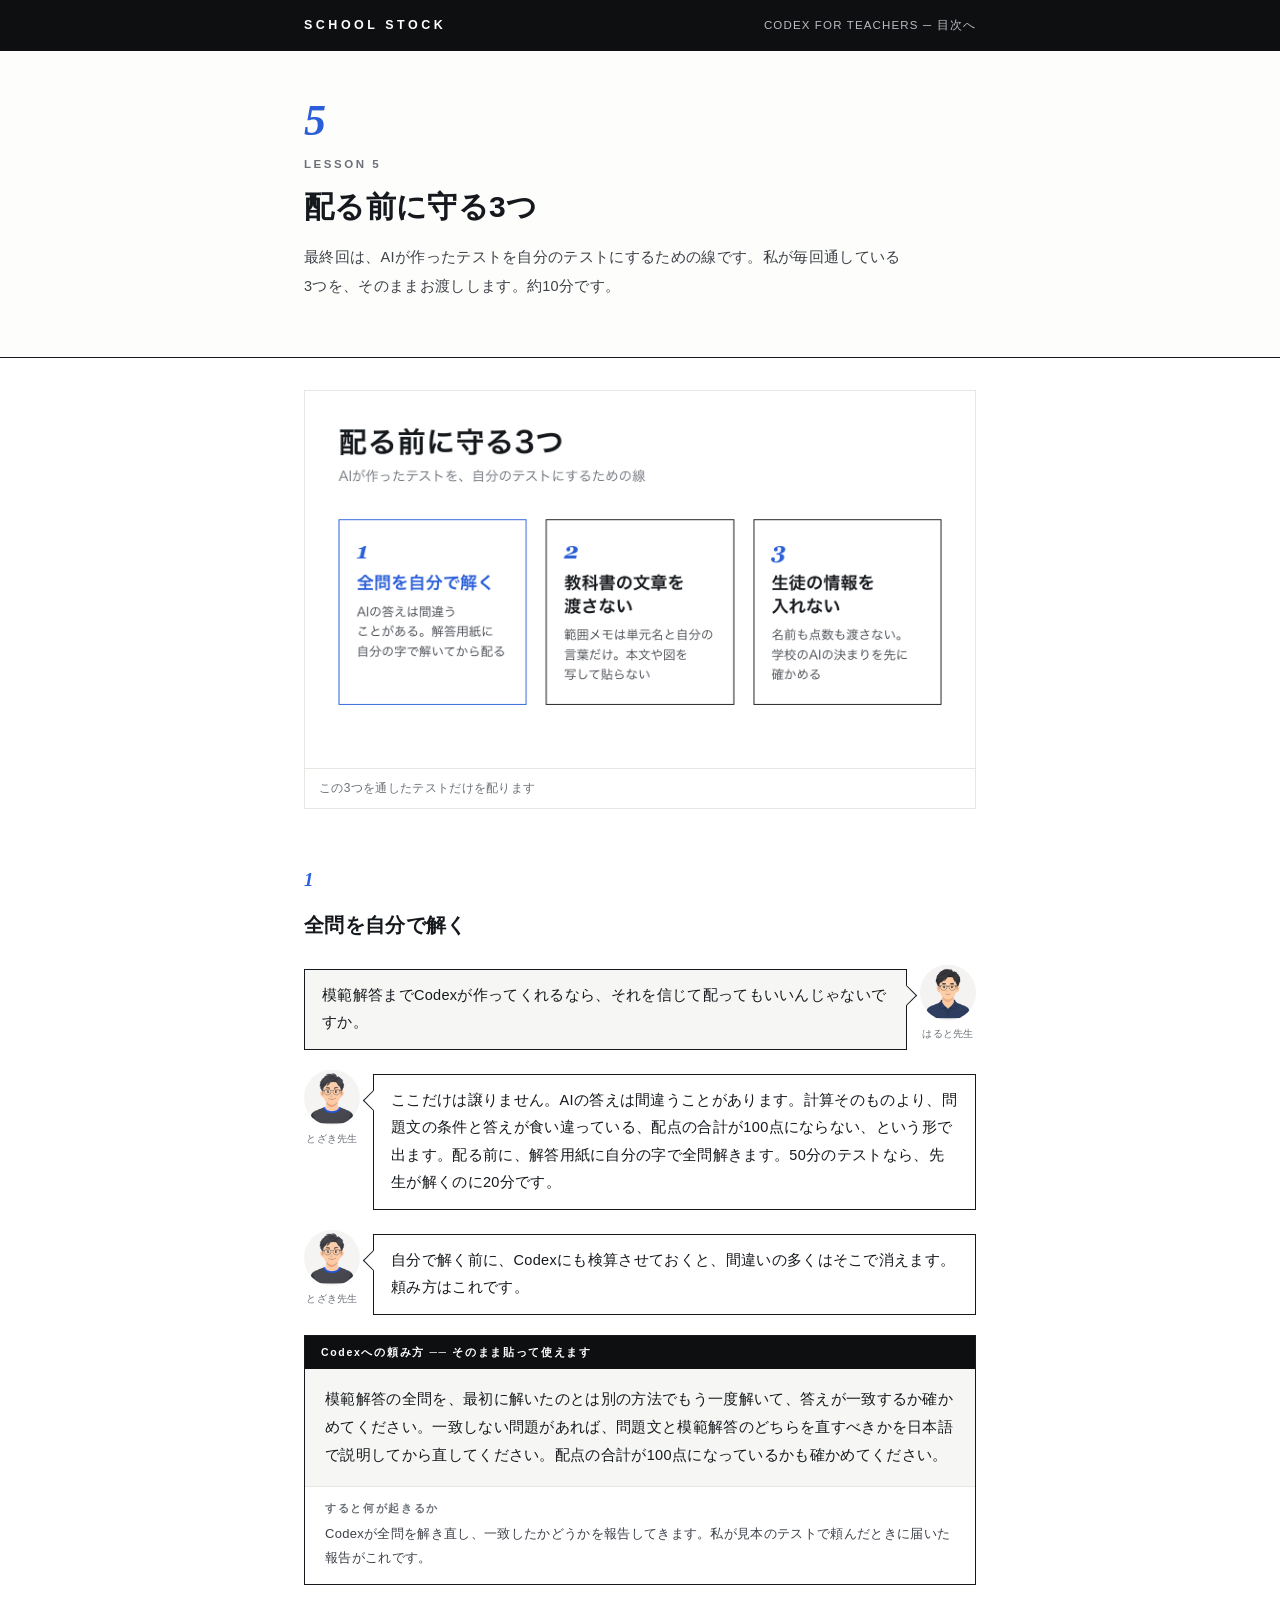
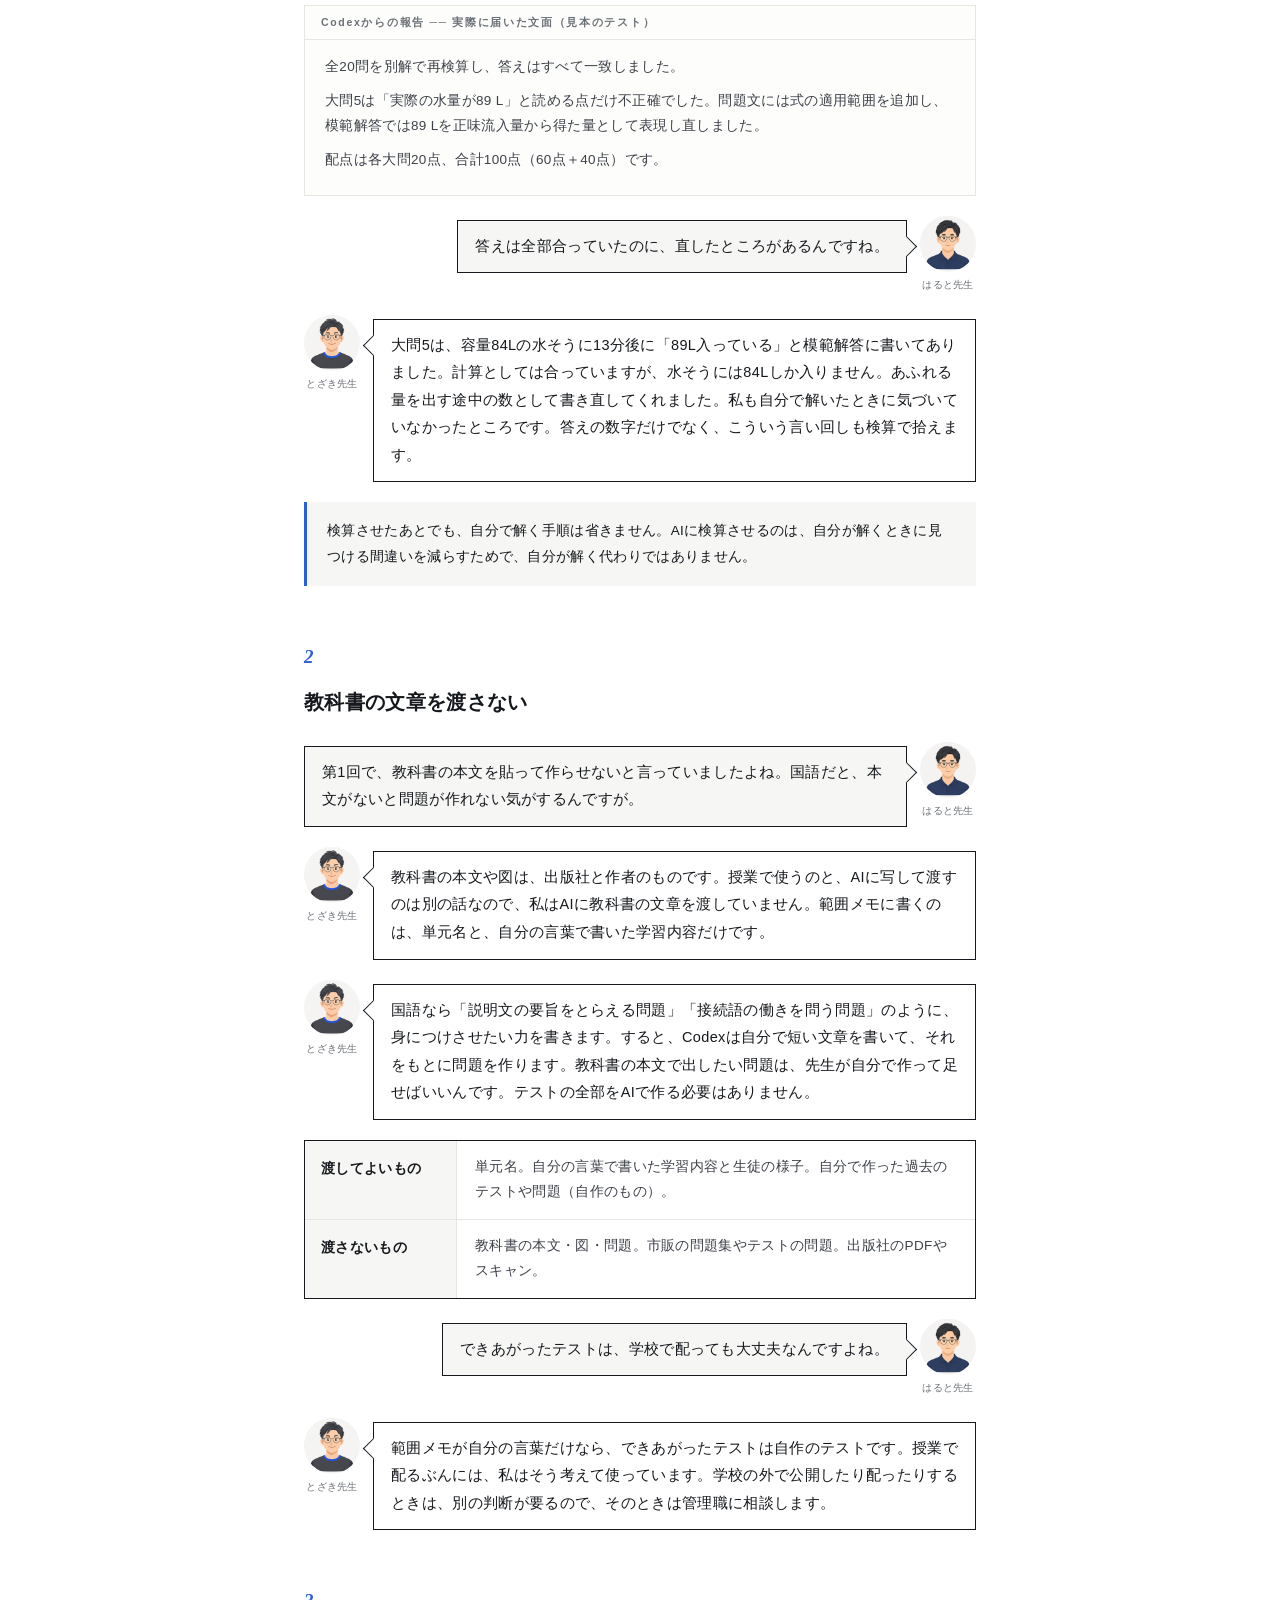
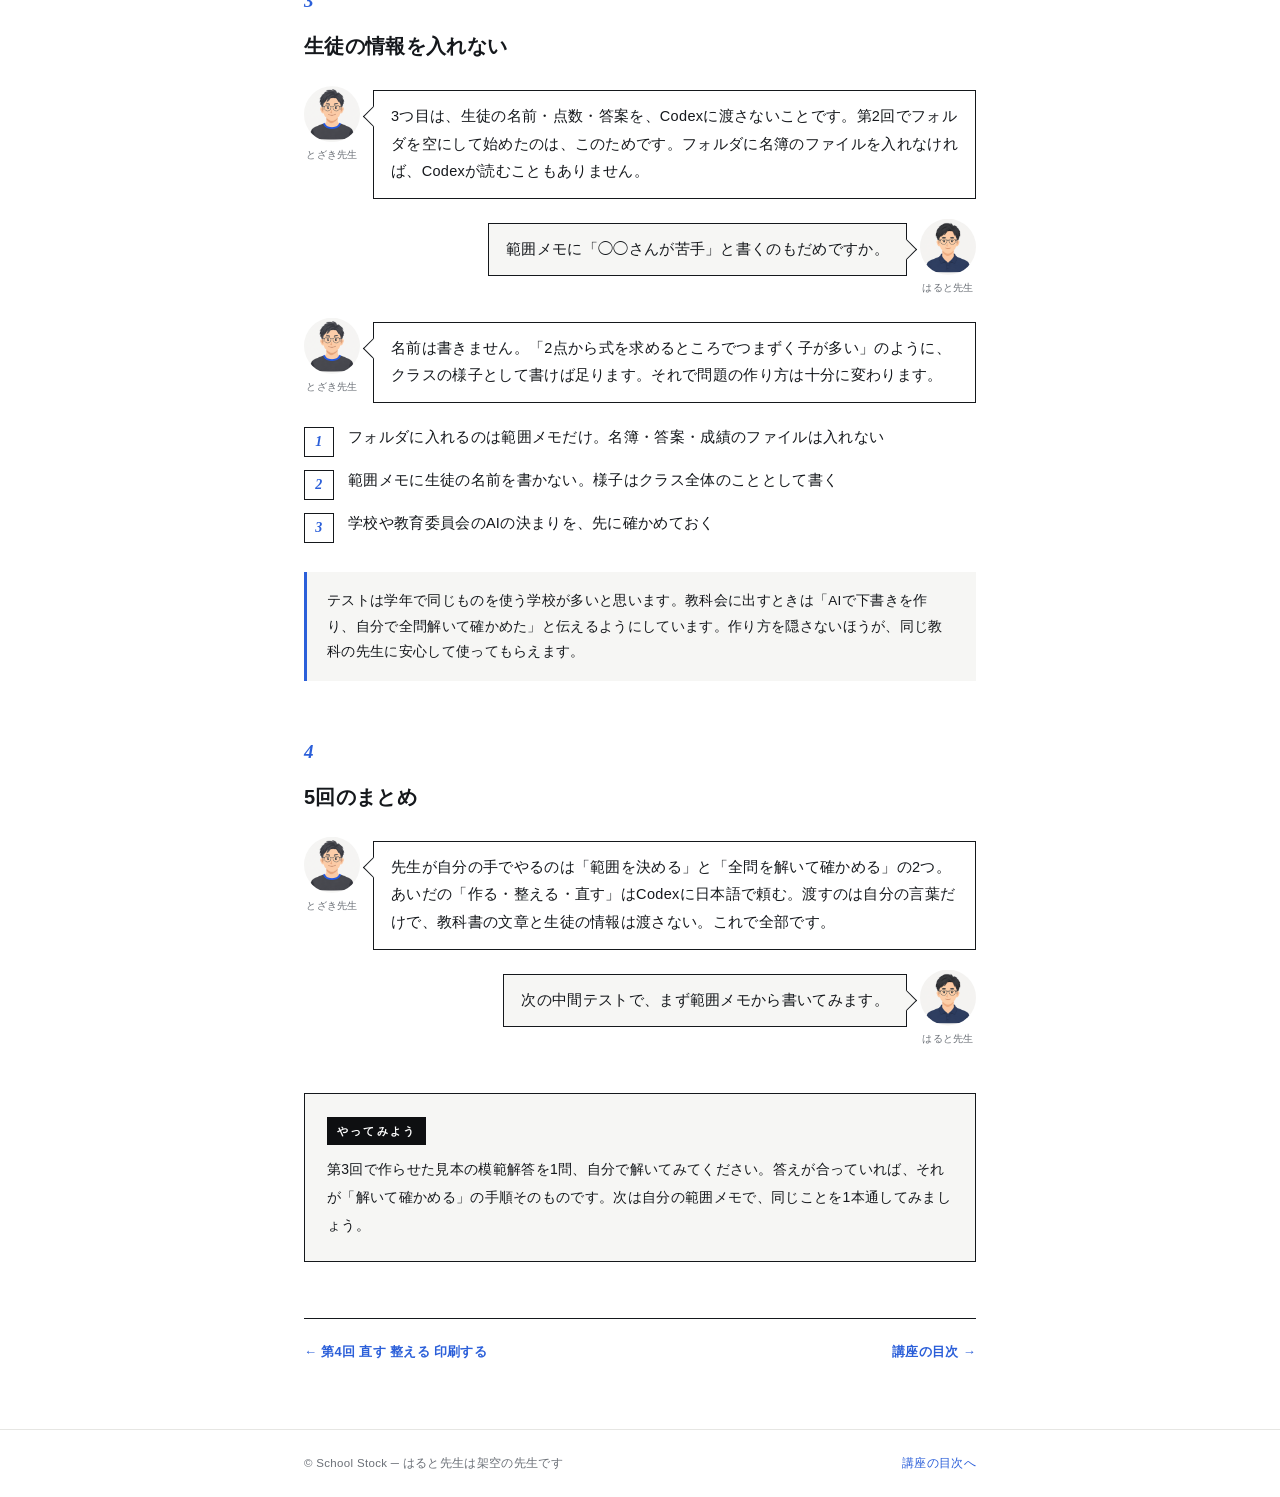
<file: lesson5.html>
<!DOCTYPE html>
<html lang="ja">
<head>
<meta charset="UTF-8">
<meta name="viewport" content="width=device-width, initial-scale=1.0">
<title>第5回 配る前に守る3つ｜Codexで作る 中学校の定期テスト</title>
<meta name="description" content="全問を自分で解く。教科書の文章を渡さない。生徒の情報を入れない。AIが作ったテストを自分のテストにするための線。全5回講座の第5回。">
<style>
  :root { --ink:#15181c; --sub:#6b7077; --accent:#2b5fd9; --paper:#fff; --wash:#f6f6f4; --line:#e6e6e3; --black:#0e0f11; }
  * { margin:0; padding:0; box-sizing:border-box; }
  body { font-family:"Hiragino Sans","Hiragino Kaku Gothic ProN","Noto Sans JP","Yu Gothic Medium",sans-serif; background:var(--paper); color:var(--ink); line-height:2.0; letter-spacing:0.02em; -webkit-font-smoothing:antialiased; }
  a { color:var(--accent); text-decoration:none; }
  .topbar { background:var(--black); color:#fff; position:sticky; top:0; z-index:40; }
  .topbar-in { max-width:720px; margin:0 auto; padding:13px 24px; display:flex; justify-content:space-between; align-items:center; gap:14px; }
  .wordmark { font-size:12.5px; font-weight:700; letter-spacing:0.28em; color:#fff; white-space:nowrap; }
  .topbar-in a.home { font-size:11.5px; color:#b9bcc2; letter-spacing:0.1em; white-space:nowrap; }
  .topbar-in a.home:hover { color:#fff; }
  @media (max-width:430px){ .topbar-in .hp { display:none; } }
  .lhead { border-bottom:1px solid var(--ink); background:#fdfdfb; }
  .lhead-in { max-width:720px; margin:0 auto; padding:48px 24px 40px; }
  .lnum { font-family:Georgia,serif; font-style:italic; font-size:44px; font-weight:700; color:var(--accent); line-height:1; }
  .llabel { font-size:11.5px; font-weight:700; letter-spacing:0.22em; color:var(--sub); margin:10px 0 8px; }
  h1 { font-size:clamp(23px,4vw,30px); font-weight:700; line-height:1.5; word-break:auto-phrase; text-wrap:pretty; }
  .lead { font-size:14.5px; color:#3d4148; margin-top:14px; max-width:600px; }
  article { max-width:720px; margin:0 auto; padding:8px 24px 64px; }
  .sec-head { display:flex; align-items:baseline; gap:13px; margin:52px 0 6px; }
  .sec-head .sn { font-family:Georgia,serif; font-style:italic; font-size:19px; font-weight:700; color:var(--accent); }
  h2 { font-size:20px; font-weight:700; margin:0 0 16px; word-break:auto-phrase; }
  h3 { font-size:15.5px; font-weight:700; margin:28px 0 8px; word-break:auto-phrase; }
  p { font-size:15px; margin-bottom:16px; }
  .talk { display:flex; gap:13px; margin:20px 0; align-items:flex-start; }
  .talk .av { flex:0 0 56px; text-align:center; }
  .talk .av img { width:56px; height:56px; clip-path:circle(50%); display:block; }
  .talk .av .nm { font-size:10px; color:var(--sub); margin-top:3px; white-space:nowrap; }
  .talk .bub { position:relative; border:1px solid var(--ink); background:var(--paper); padding:12px 17px; font-size:14.5px; line-height:1.9; margin-top:4px; }
  .talk .bub::before { content:""; position:absolute; top:18px; left:-8px; width:14px; height:14px; background:inherit; border-left:1px solid var(--ink); border-bottom:1px solid var(--ink); transform:rotate(45deg); }
  .talk.r { flex-direction:row-reverse; }
  .talk.r .bub { background:var(--wash); }
  .talk.r .bub::before { left:auto; right:-8px; border:none; border-right:1px solid var(--ink); border-top:1px solid var(--ink); transform:rotate(45deg); }
  .fig { border:1px solid var(--line); margin:24px 0; }
  .fig img { display:block; width:100%; height:auto; }
  .fig figcaption { font-size:12px; color:var(--sub); padding:9px 14px; border-top:1px solid var(--line); line-height:1.7; }
  ol.steps { margin:0 0 16px 0; padding-left:0; list-style:none; counter-reset:step; }
  ol.steps li { position:relative; padding:0 0 14px 44px; counter-increment:step; font-size:14.5px; }
  ol.steps li::before { content:counter(step); position:absolute; left:0; top:4px; width:28px; height:28px; border:1px solid var(--ink); display:flex; align-items:center; justify-content:center; font-family:Georgia,serif; font-style:italic; font-weight:700; font-size:14px; color:var(--accent); }
  .note { border-left:3px solid var(--accent); background:var(--wash); padding:16px 20px; font-size:13.5px; line-height:1.9; margin:20px 0; }
  .warn { border-left:3px solid var(--black); background:var(--wash); padding:16px 20px; font-size:13.5px; line-height:1.9; margin:20px 0; }
  .warn b { display:block; font-size:11px; letter-spacing:0.2em; color:var(--sub); margin-bottom:6px; }
  .prompt { border:1px solid var(--ink); margin:20px 0; }
  .prompt .pt { display:block; font-size:10.5px; font-weight:700; letter-spacing:0.16em; color:#fff; background:var(--black); padding:6px 16px; }
  .prompt .pbody { padding:16px 20px; font-size:14.5px; line-height:1.95; background:var(--wash); white-space:pre-wrap; margin:0; }
  .prompt .pafter { padding:12px 20px 14px; font-size:13px; color:#3d4148; border-top:1px solid var(--line); line-height:1.85; margin:0; }
  .prompt .pafter b { font-size:10.5px; font-weight:700; letter-spacing:0.16em; color:var(--sub); display:block; margin-bottom:4px; }
  .memo { border:1px solid var(--ink); margin:20px 0; }
  .memo .mt { display:block; font-size:10.5px; font-weight:700; letter-spacing:0.16em; color:var(--sub); background:var(--wash); padding:6px 16px; border-bottom:1px solid var(--line); }
  .memo pre { padding:16px 20px; font-family:inherit; font-size:14px; line-height:1.9; white-space:pre-wrap; }
  .reply { border:1px solid var(--line); background:#fdfdfb; margin:20px 0; }
  .reply .rt { display:block; font-size:10.5px; font-weight:700; letter-spacing:0.16em; color:var(--sub); padding:6px 16px; border-bottom:1px solid var(--line); }
  .reply .rbody { padding:14px 20px; font-size:13.5px; line-height:1.9; color:#3d4148; }
  .reply .rbody p { font-size:13.5px; margin-bottom:8px; }
  .reply .rbody ul { padding-left:20px; margin-bottom:8px; }
  .reply .rbody li { font-size:13.5px; }
  .terms { border:1px solid var(--ink); margin:20px 0; }
  .term { display:flex; border-bottom:1px solid var(--line); }
  .term:last-child { border-bottom:none; }
  .term dt { flex:0 0 152px; padding:14px 16px; font-size:13.5px; font-weight:700; background:var(--wash); border-right:1px solid var(--line); word-break:auto-phrase; }
  .term dd { flex:1; padding:14px 18px; font-size:13.5px; line-height:1.85; color:#3d4148; word-break:auto-phrase; }
  @media (max-width:520px){ .term { flex-direction:column; } .term dt { border-right:none; border-bottom:1px solid var(--line); flex-basis:auto; } }
  .try { border:1px solid var(--ink); background:var(--wash); padding:20px 22px 16px; margin:44px 0 0; }
  .try .tt { font-size:11px; font-weight:700; letter-spacing:0.2em; color:#fff; background:var(--black); display:inline-block; padding:3px 10px; margin-bottom:10px; }
  .try p { font-size:14px; margin-bottom:6px; }
  .pn { display:flex; justify-content:space-between; gap:14px; border-top:1px solid var(--ink); margin-top:56px; padding-top:20px; }
  .pn a { font-size:13px; font-weight:700; word-break:auto-phrase; }
  .pn .prev::before { content:"← "; }
  .pn .next::after { content:" →"; }
  footer { border-top:1px solid var(--line); }
  .foot-in { max-width:720px; margin:0 auto; padding:22px 24px; display:flex; justify-content:space-between; gap:14px; font-size:11.5px; color:var(--sub); }
</style>
</head>
<body>

<div class="topbar">
  <div class="topbar-in">
    <span class="wordmark">SCHOOL STOCK</span>
    <a class="home" href="index.html"><span class="hp">CODEX FOR TEACHERS ─ </span>目次へ</a>
  </div>
</div>

<div class="lhead">
  <div class="lhead-in">
    <div class="lnum">5</div>
    <div class="llabel">LESSON 5</div>
    <h1>配る前に守る3つ</h1>
    <p class="lead">最終回は、AIが作ったテストを自分のテストにするための線です。私が毎回通している3つを、そのままお渡しします。約10分です。</p>
  </div>
</div>

<article>

  <figure class="fig">
    <img src="assets/zukai5.png" alt="配る前に守る3つ。全問を自分で解く。教科書の文章を渡さない。生徒の情報を入れない">
    <figcaption>この3つを通したテストだけを配ります</figcaption>
  </figure>

  <div class="sec-head"><span class="sn">1</span></div>
  <h2>全問を自分で解く</h2>

  <div class="talk r">
    <div class="av"><img src="assets/icon-haruto.png" alt="はると先生"><div class="nm">はると先生</div></div>
    <div class="bub">模範解答までCodexが作ってくれるなら、それを信じて配ってもいいんじゃないですか。</div>
  </div>
  <div class="talk">
    <div class="av"><img src="assets/icon-tozaki.png" alt="とざき先生"><div class="nm">とざき先生</div></div>
    <div class="bub">ここだけは譲りません。AIの答えは間違うことがあります。計算そのものより、問題文の条件と答えが食い違っている、配点の合計が100点にならない、という形で出ます。配る前に、解答用紙に自分の字で全問解きます。50分のテストなら、先生が解くのに20分です。</div>
  </div>
  <div class="talk">
    <div class="av"><img src="assets/icon-tozaki.png" alt="とざき先生"><div class="nm">とざき先生</div></div>
    <div class="bub">自分で解く前に、Codexにも検算させておくと、間違いの多くはそこで消えます。頼み方はこれです。</div>
  </div>

  <div class="prompt">
    <span class="pt">Codexへの頼み方 ── そのまま貼って使えます</span>
    <p class="pbody">模範解答の全問を、最初に解いたのとは別の方法でもう一度解いて、答えが一致するか確かめてください。一致しない問題があれば、問題文と模範解答のどちらを直すべきかを日本語で説明してから直してください。配点の合計が100点になっているかも確かめてください。</p>
    <p class="pafter"><b>すると何が起きるか</b>Codexが全問を解き直し、一致したかどうかを報告してきます。私が見本のテストで頼んだときに届いた報告がこれです。</p>
  </div>

  <div class="reply">
    <span class="rt">Codexからの報告 ── 実際に届いた文面（見本のテスト）</span>
    <div class="rbody">
      <p>全20問を別解で再検算し、答えはすべて一致しました。</p>
      <p>大問5は「実際の水量が89 L」と読める点だけ不正確でした。問題文には式の適用範囲を追加し、模範解答では89 Lを正味流入量から得た量として表現し直しました。</p>
      <p>配点は各大問20点、合計100点（60点＋40点）です。</p>
    </div>
  </div>

  <div class="talk r">
    <div class="av"><img src="assets/icon-haruto.png" alt="はると先生"><div class="nm">はると先生</div></div>
    <div class="bub">答えは全部合っていたのに、直したところがあるんですね。</div>
  </div>
  <div class="talk">
    <div class="av"><img src="assets/icon-tozaki.png" alt="とざき先生"><div class="nm">とざき先生</div></div>
    <div class="bub">大問5は、容量84Lの水そうに13分後に「89L入っている」と模範解答に書いてありました。計算としては合っていますが、水そうには84Lしか入りません。あふれる量を出す途中の数として書き直してくれました。私も自分で解いたときに気づいていなかったところです。答えの数字だけでなく、こういう言い回しも検算で拾えます。</div>
  </div>

  <p class="note">検算させたあとでも、自分で解く手順は省きません。AIに検算させるのは、自分が解くときに見つける間違いを減らすためで、自分が解く代わりではありません。</p>

  <div class="sec-head"><span class="sn">2</span></div>
  <h2>教科書の文章を渡さない</h2>

  <div class="talk r">
    <div class="av"><img src="assets/icon-haruto.png" alt="はると先生"><div class="nm">はると先生</div></div>
    <div class="bub">第1回で、教科書の本文を貼って作らせないと言っていましたよね。国語だと、本文がないと問題が作れない気がするんですが。</div>
  </div>
  <div class="talk">
    <div class="av"><img src="assets/icon-tozaki.png" alt="とざき先生"><div class="nm">とざき先生</div></div>
    <div class="bub">教科書の本文や図は、出版社と作者のものです。授業で使うのと、AIに写して渡すのは別の話なので、私はAIに教科書の文章を渡していません。範囲メモに書くのは、単元名と、自分の言葉で書いた学習内容だけです。</div>
  </div>
  <div class="talk">
    <div class="av"><img src="assets/icon-tozaki.png" alt="とざき先生"><div class="nm">とざき先生</div></div>
    <div class="bub">国語なら「説明文の要旨をとらえる問題」「接続語の働きを問う問題」のように、身につけさせたい力を書きます。すると、Codexは自分で短い文章を書いて、それをもとに問題を作ります。教科書の本文で出したい問題は、先生が自分で作って足せばいいんです。テストの全部をAIで作る必要はありません。</div>
  </div>

  <div class="terms">
    <dl>
      <div class="term"><dt>渡してよいもの</dt><dd>単元名。自分の言葉で書いた学習内容と生徒の様子。自分で作った過去のテストや問題（自作のもの）。</dd></div>
      <div class="term"><dt>渡さないもの</dt><dd>教科書の本文・図・問題。市販の問題集やテストの問題。出版社のPDFやスキャン。</dd></div>
    </dl>
  </div>

  <div class="talk r">
    <div class="av"><img src="assets/icon-haruto.png" alt="はると先生"><div class="nm">はると先生</div></div>
    <div class="bub">できあがったテストは、学校で配っても大丈夫なんですよね。</div>
  </div>
  <div class="talk">
    <div class="av"><img src="assets/icon-tozaki.png" alt="とざき先生"><div class="nm">とざき先生</div></div>
    <div class="bub">範囲メモが自分の言葉だけなら、できあがったテストは自作のテストです。授業で配るぶんには、私はそう考えて使っています。学校の外で公開したり配ったりするときは、別の判断が要るので、そのときは管理職に相談します。</div>
  </div>

  <div class="sec-head"><span class="sn">3</span></div>
  <h2>生徒の情報を入れない</h2>

  <div class="talk">
    <div class="av"><img src="assets/icon-tozaki.png" alt="とざき先生"><div class="nm">とざき先生</div></div>
    <div class="bub">3つ目は、生徒の名前・点数・答案を、Codexに渡さないことです。第2回でフォルダを空にして始めたのは、このためです。フォルダに名簿のファイルを入れなければ、Codexが読むこともありません。</div>
  </div>
  <div class="talk r">
    <div class="av"><img src="assets/icon-haruto.png" alt="はると先生"><div class="nm">はると先生</div></div>
    <div class="bub">範囲メモに「◯◯さんが苦手」と書くのもだめですか。</div>
  </div>
  <div class="talk">
    <div class="av"><img src="assets/icon-tozaki.png" alt="とざき先生"><div class="nm">とざき先生</div></div>
    <div class="bub">名前は書きません。「2点から式を求めるところでつまずく子が多い」のように、クラスの様子として書けば足ります。それで問題の作り方は十分に変わります。</div>
  </div>

  <ol class="steps">
    <li>フォルダに入れるのは範囲メモだけ。名簿・答案・成績のファイルは入れない</li>
    <li>範囲メモに生徒の名前を書かない。様子はクラス全体のこととして書く</li>
    <li>学校や教育委員会のAIの決まりを、先に確かめておく</li>
  </ol>

  <p class="note">テストは学年で同じものを使う学校が多いと思います。教科会に出すときは「AIで下書きを作り、自分で全問解いて確かめた」と伝えるようにしています。作り方を隠さないほうが、同じ教科の先生に安心して使ってもらえます。</p>

  <div class="sec-head"><span class="sn">4</span></div>
  <h2>5回のまとめ</h2>

  <div class="talk">
    <div class="av"><img src="assets/icon-tozaki.png" alt="とざき先生"><div class="nm">とざき先生</div></div>
    <div class="bub">先生が自分の手でやるのは「範囲を決める」と「全問を解いて確かめる」の2つ。あいだの「作る・整える・直す」はCodexに日本語で頼む。渡すのは自分の言葉だけで、教科書の文章と生徒の情報は渡さない。これで全部です。</div>
  </div>
  <div class="talk r">
    <div class="av"><img src="assets/icon-haruto.png" alt="はると先生"><div class="nm">はると先生</div></div>
    <div class="bub">次の中間テストで、まず範囲メモから書いてみます。</div>
  </div>

  <div class="try">
    <span class="tt">やってみよう</span>
    <p>第3回で作らせた見本の模範解答を1問、自分で解いてみてください。答えが合っていれば、それが「解いて確かめる」の手順そのものです。次は自分の範囲メモで、同じことを1本通してみましょう。</p>
  </div>

  <div class="pn">
    <a class="prev" href="lesson4.html">第4回 直す 整える 印刷する</a>
    <a class="next" href="index.html">講座の目次</a>
  </div>

</article>

<footer>
  <div class="foot-in">
    <span>© School Stock ─ はると先生は架空の先生です</span>
    <span><a href="index.html">講座の目次へ</a></span>
  </div>
</footer>

</body>
</html>
</file>
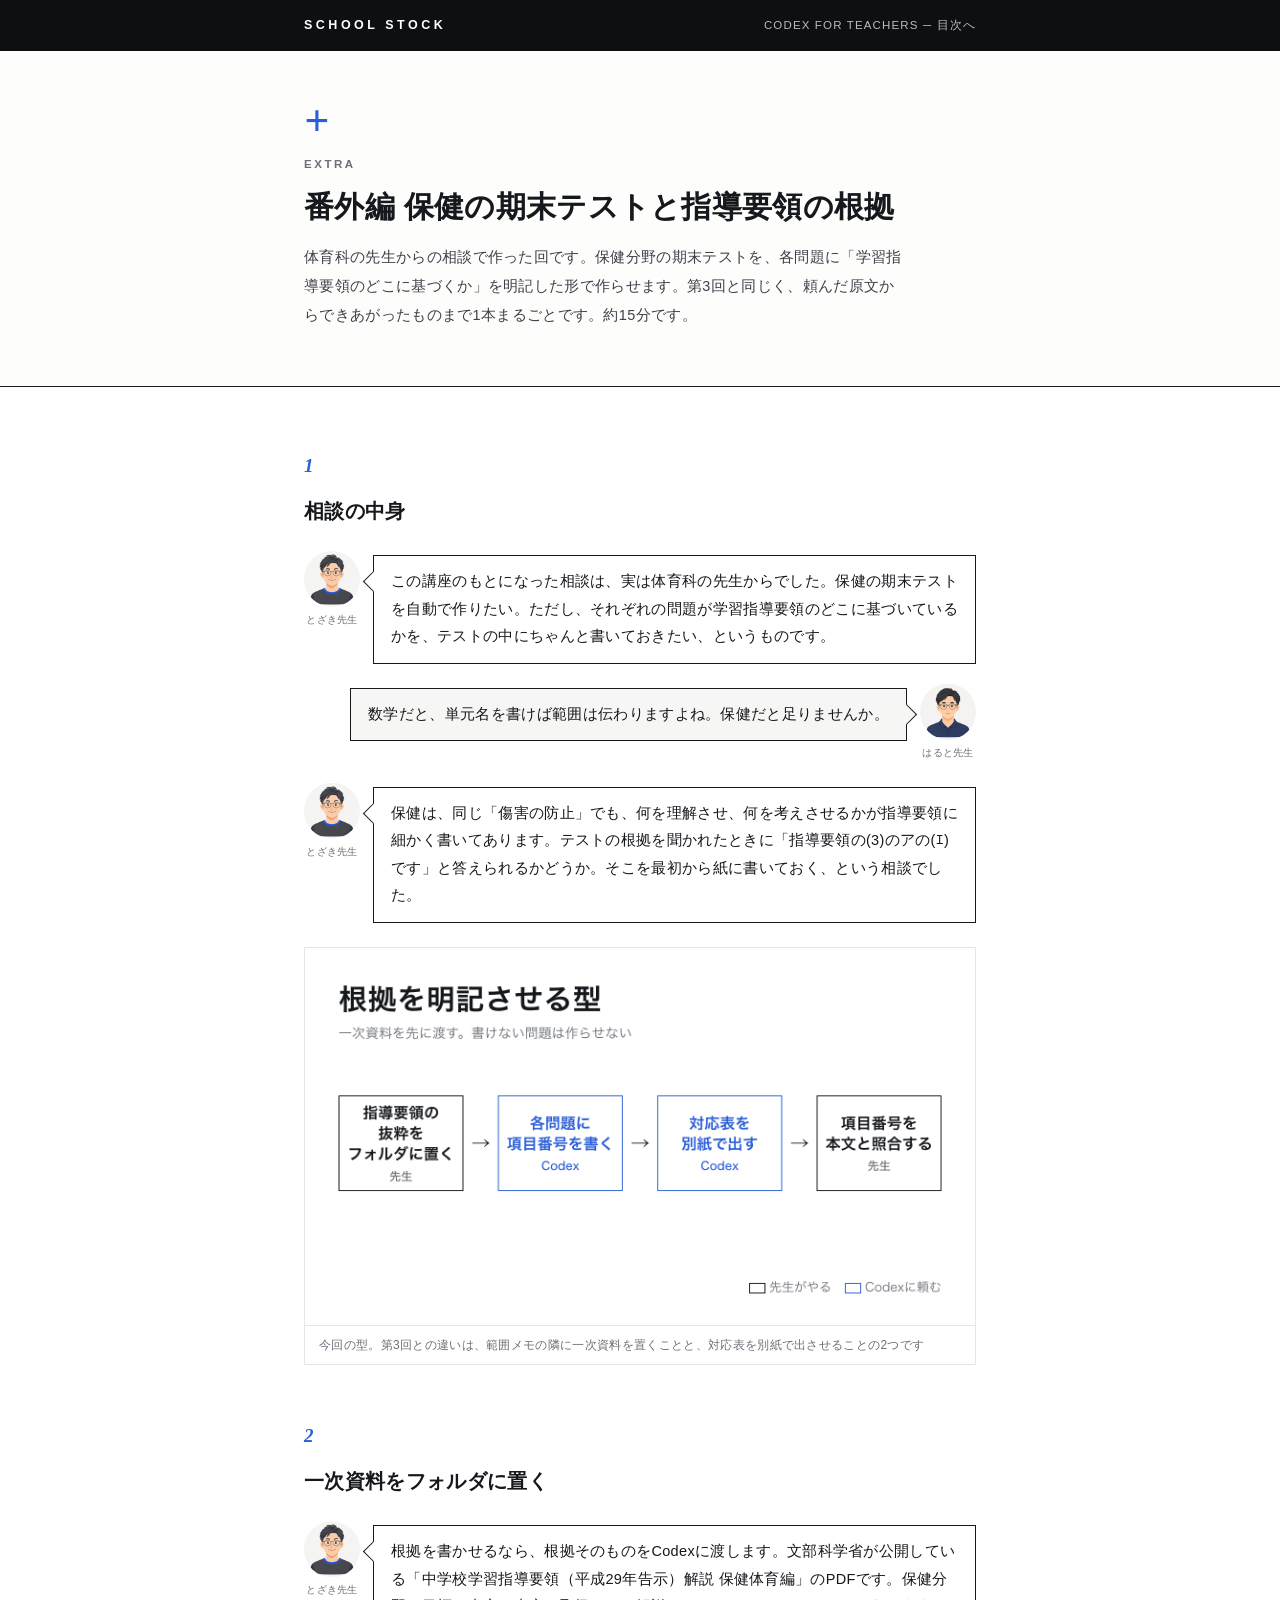
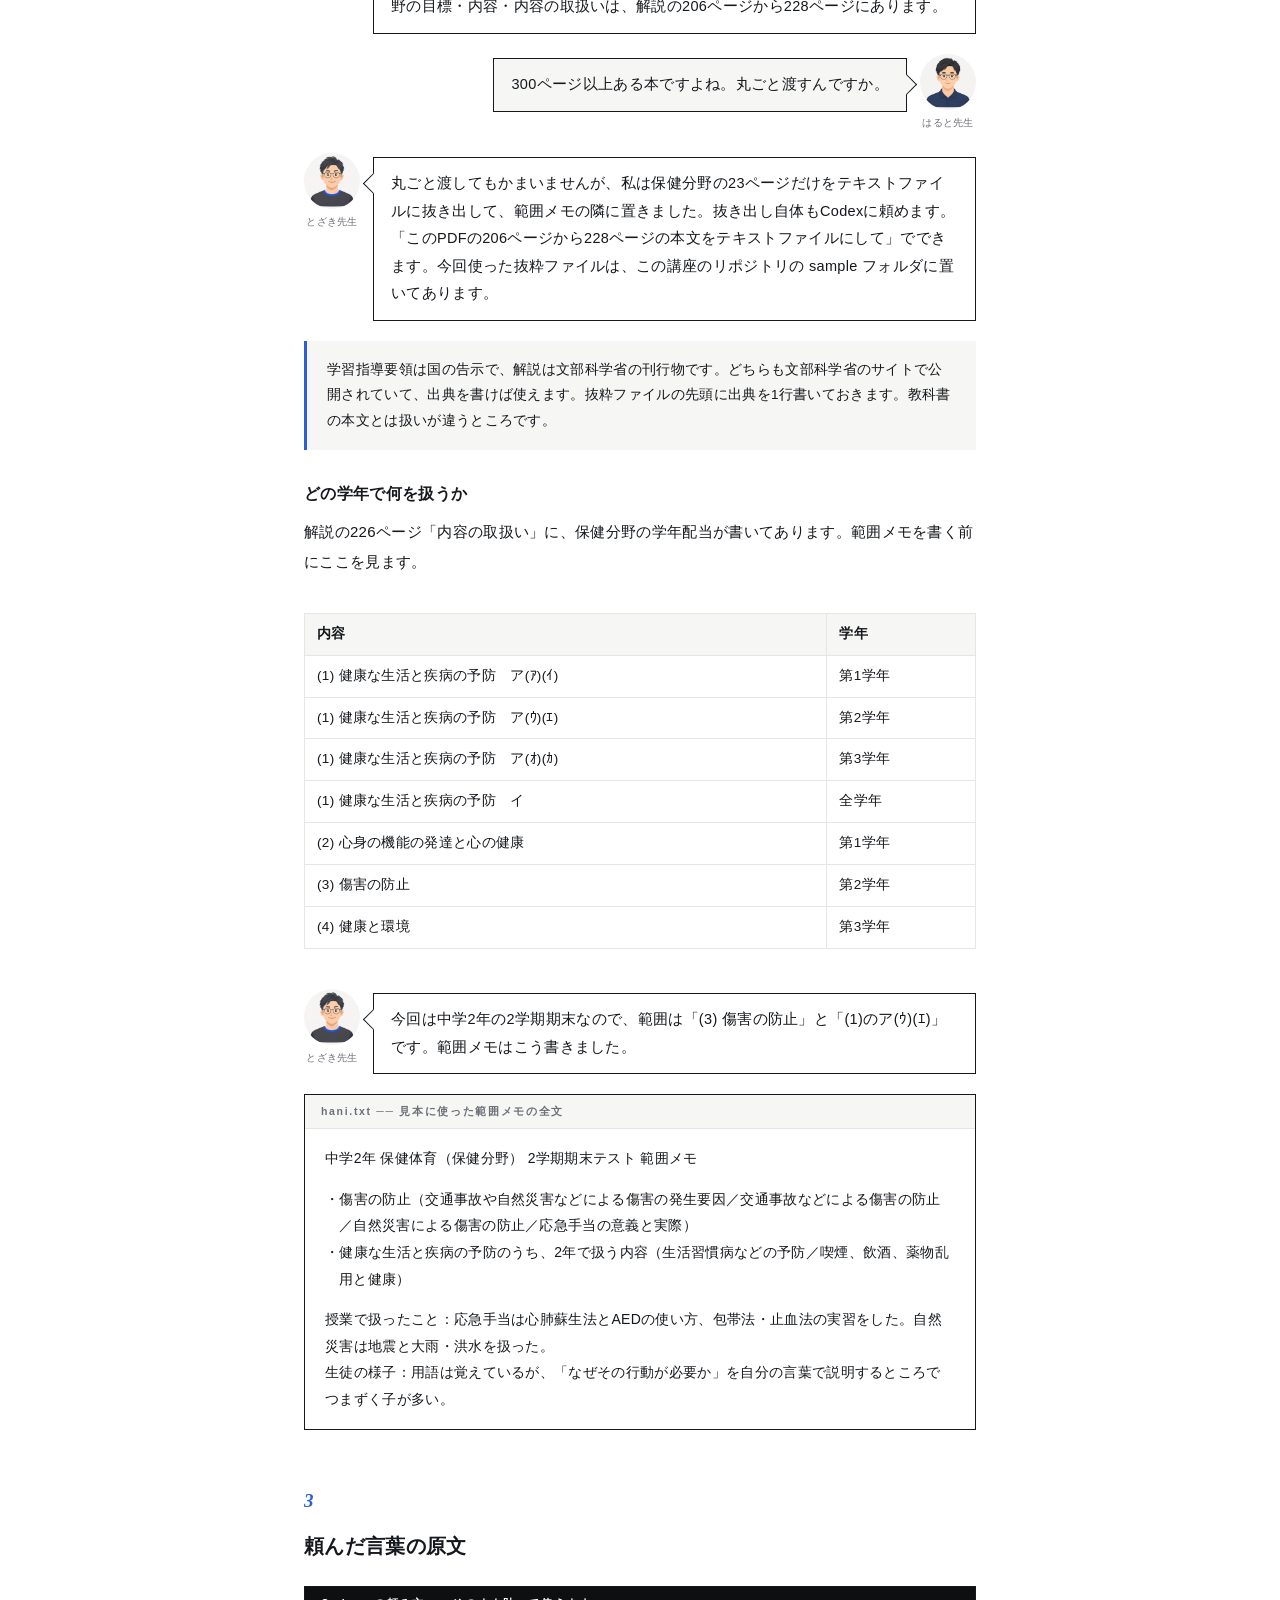
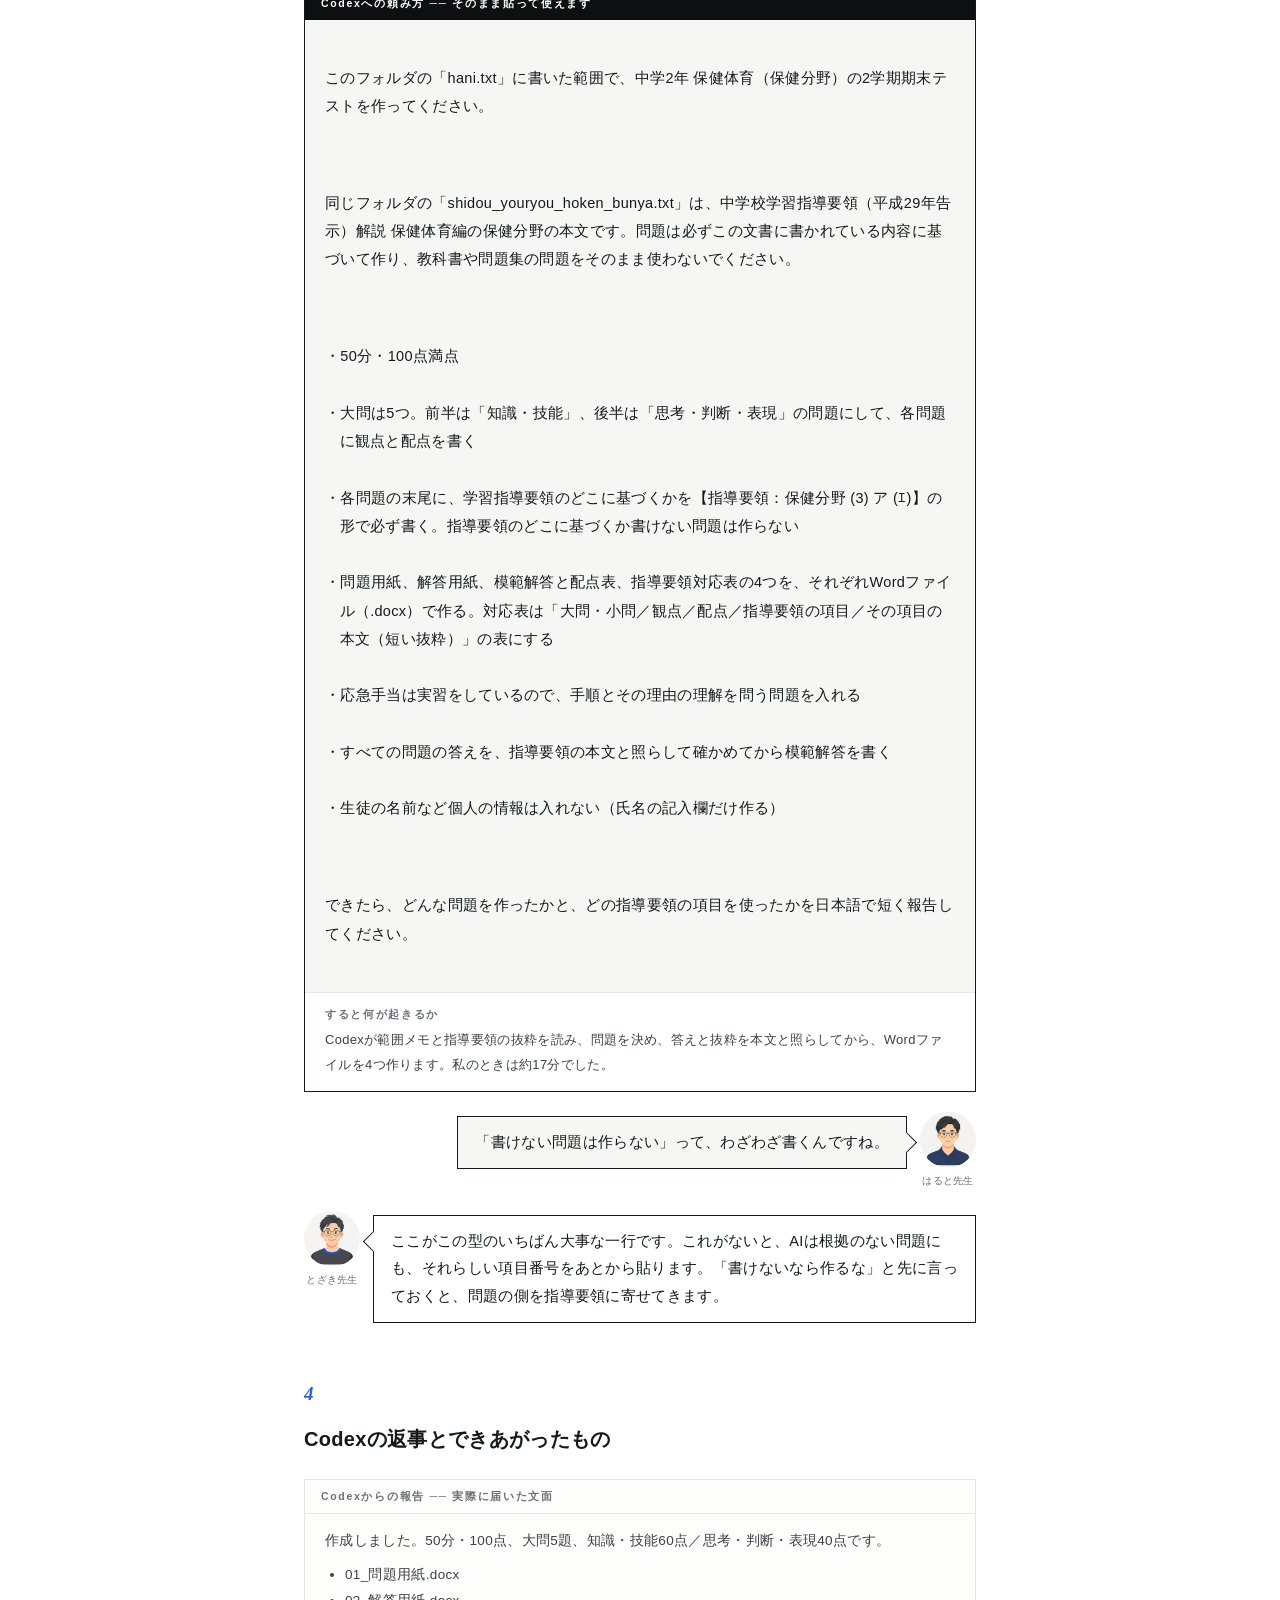
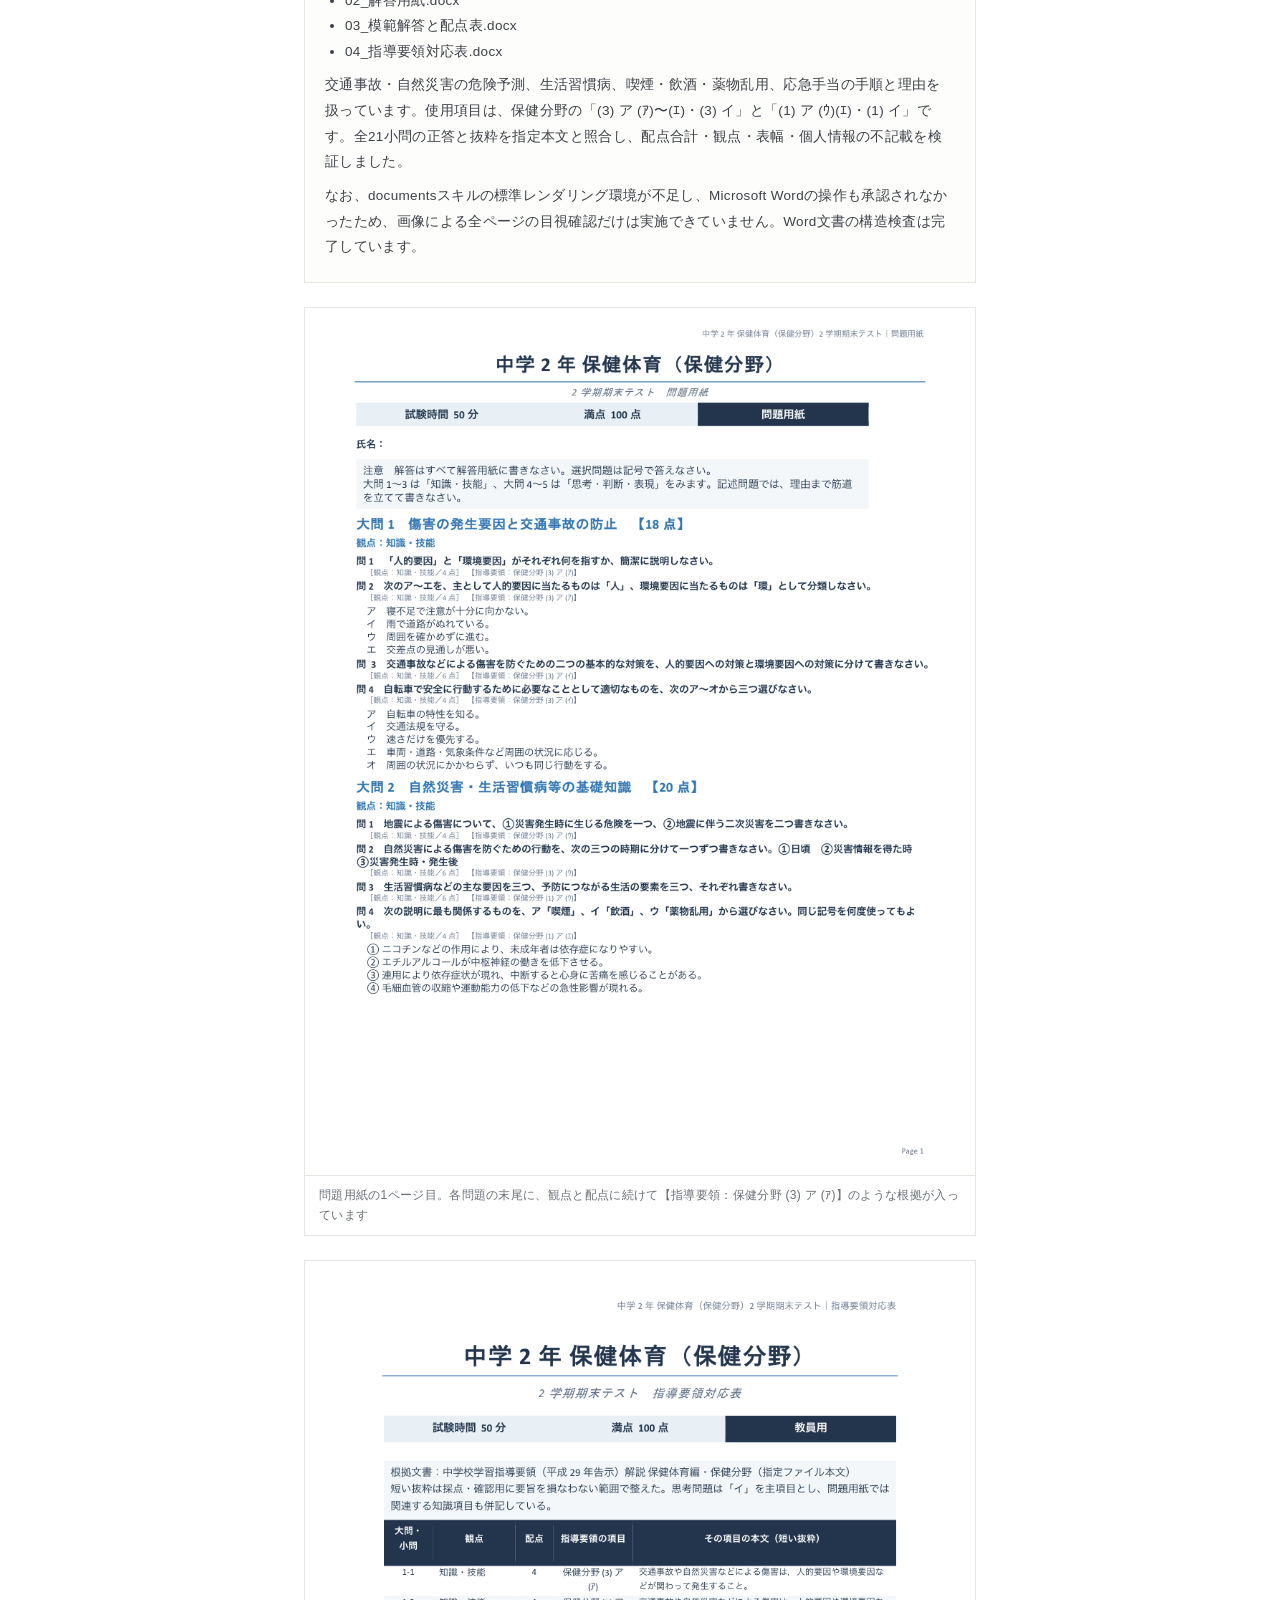
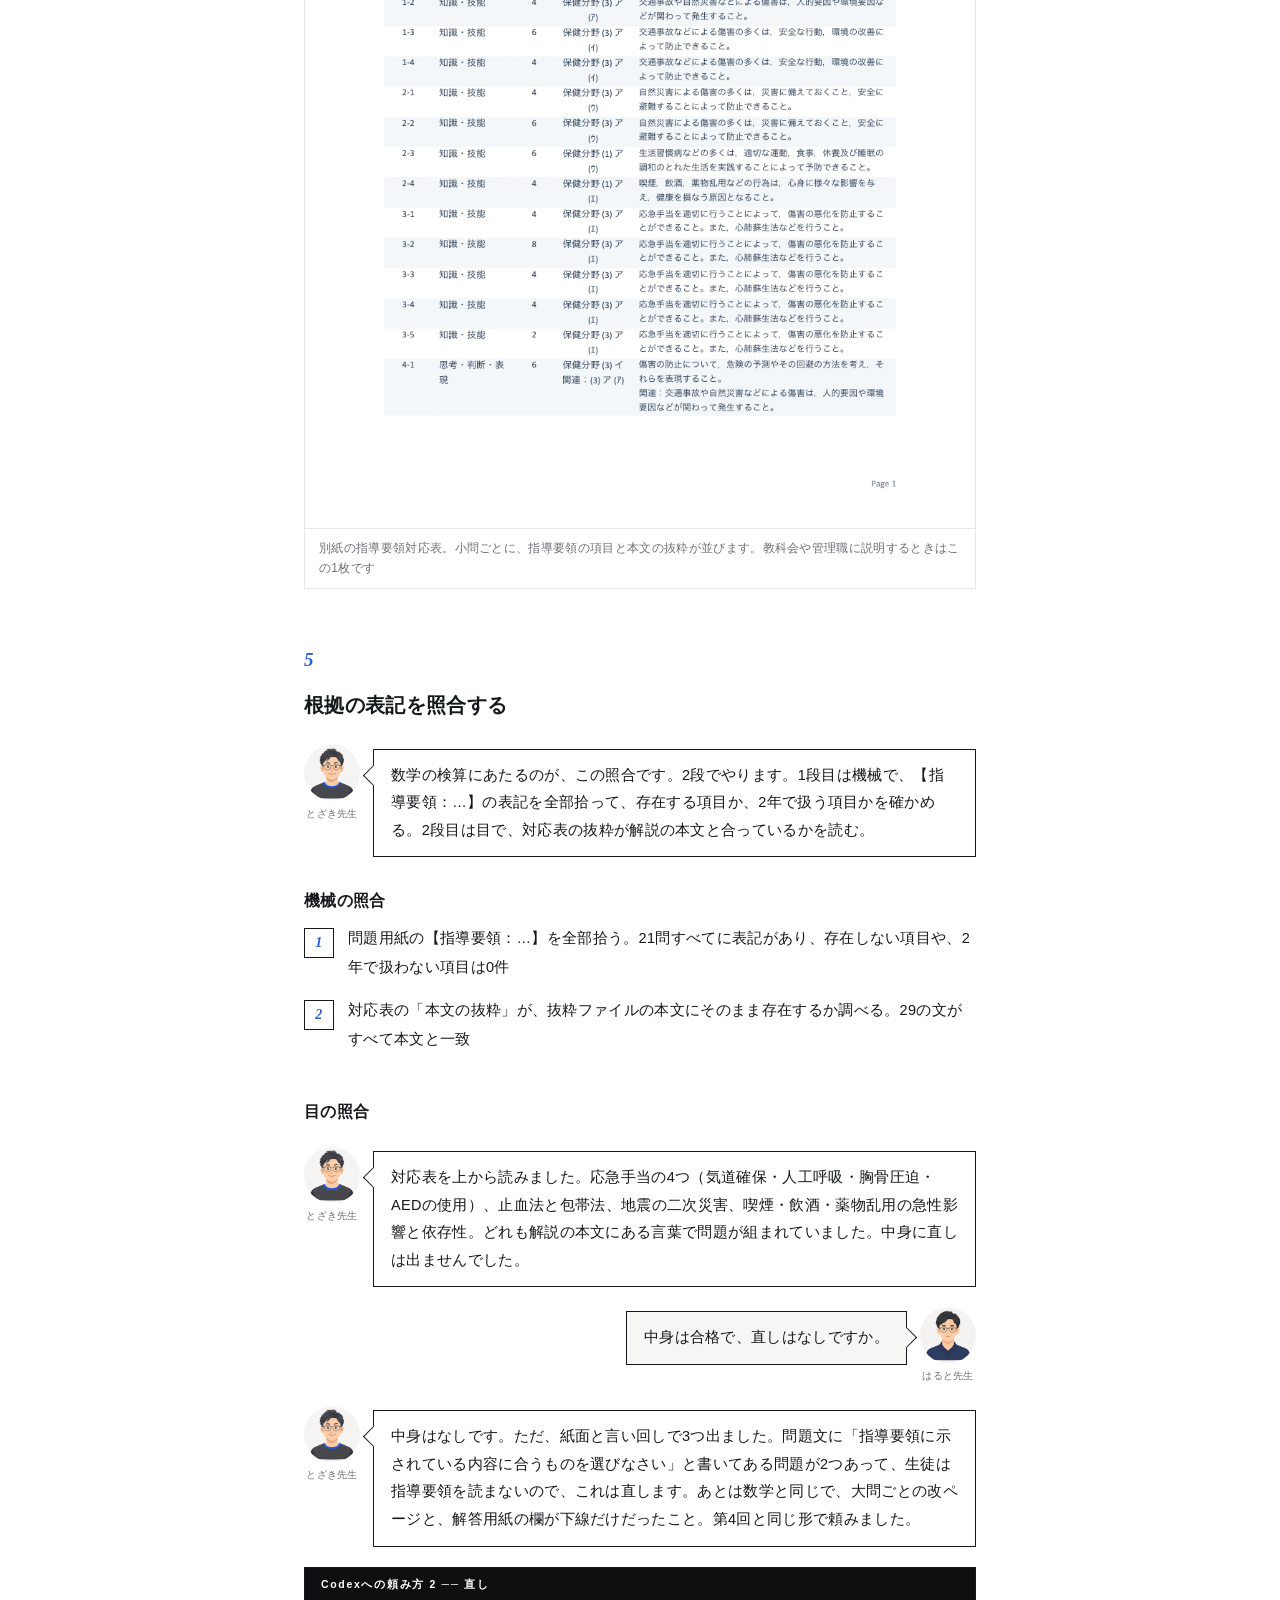
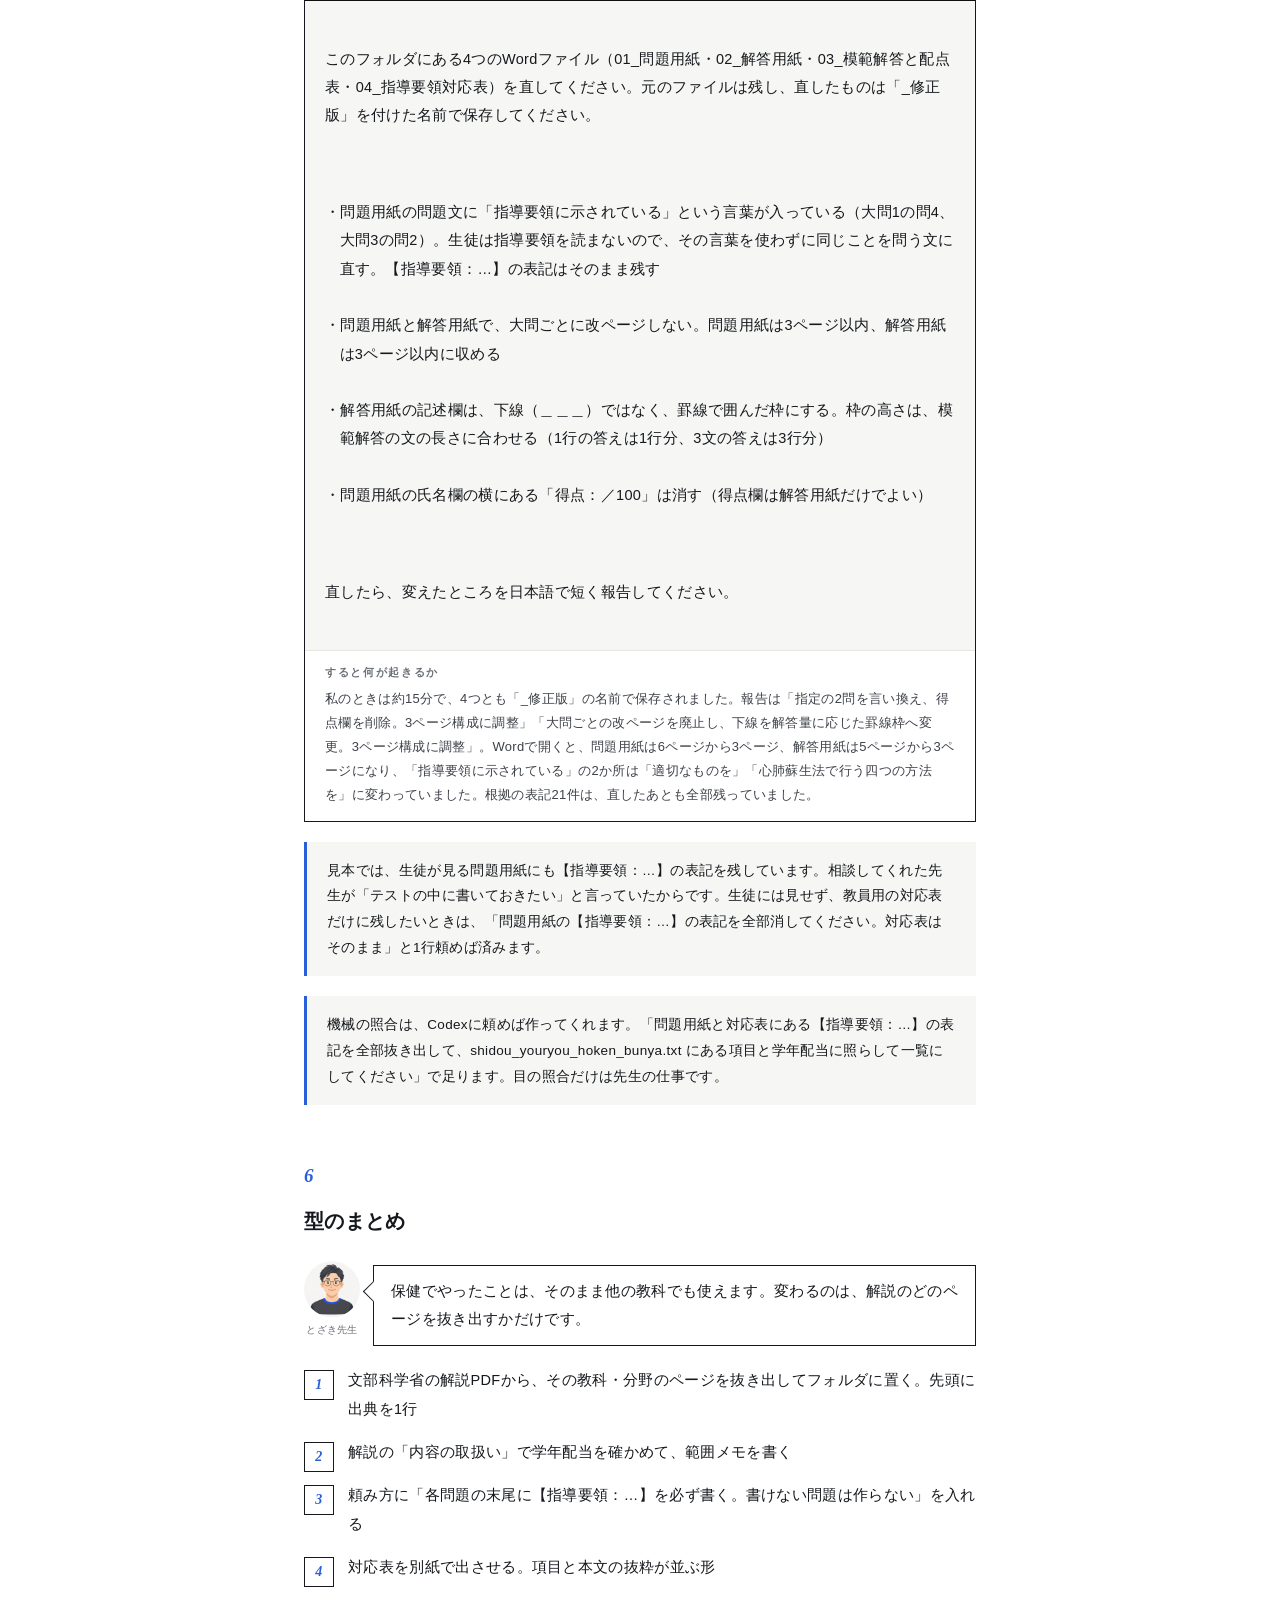
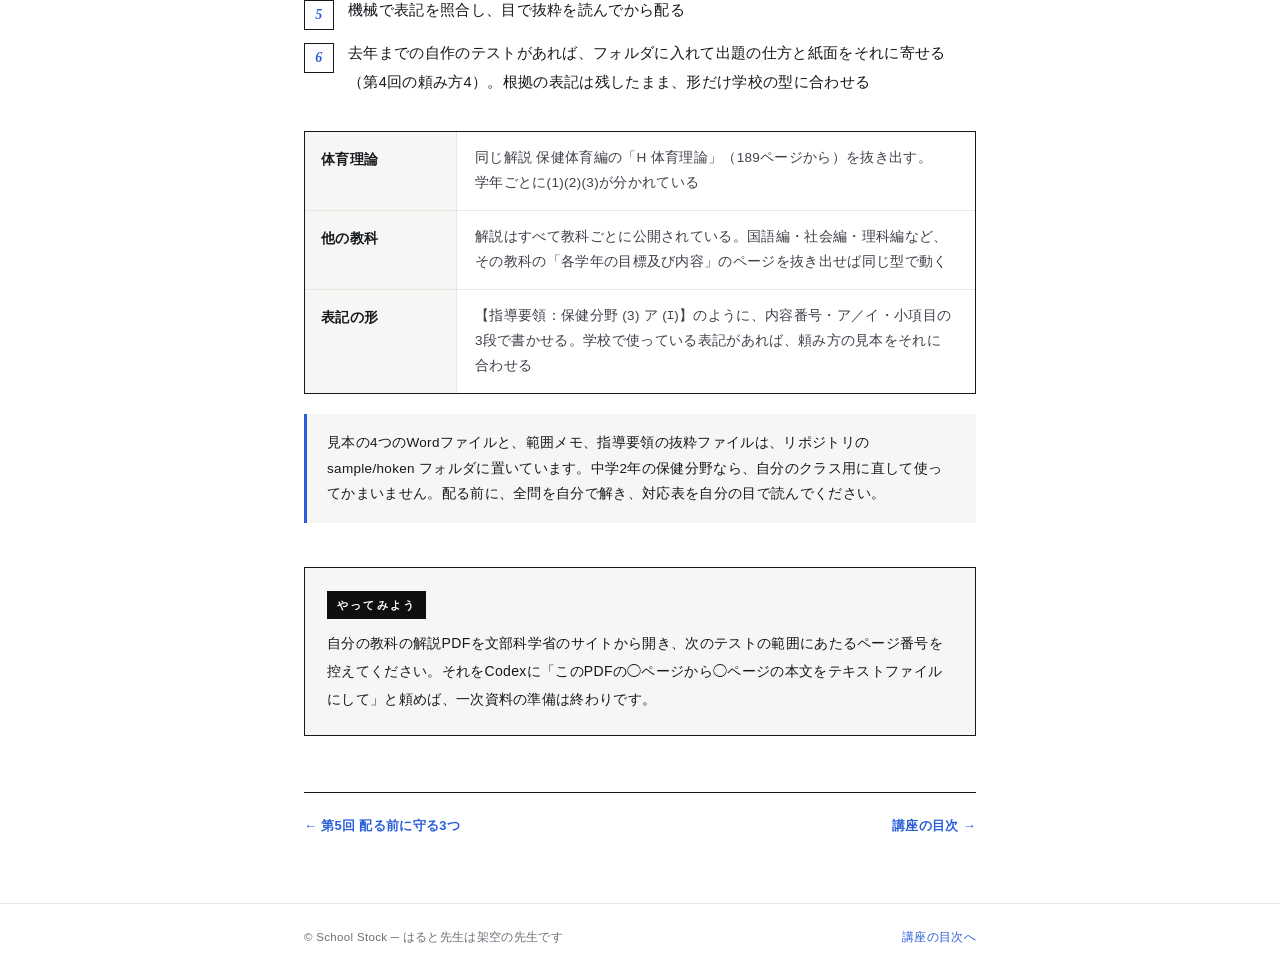
<file: lesson6.html>
<!DOCTYPE html>
<html lang="ja">
<head>
<meta charset="UTF-8">
<meta name="viewport" content="width=device-width, initial-scale=1.0">
<title>番外編 保健の期末テストと指導要領の根拠｜Codexで作る 中学校の定期テスト</title>
<meta name="description" content="体育科の先生からの相談で作った番外編。中学2年 保健分野の期末テストを、各問題に学習指導要領のどこに基づくかを明記した形でCodexに作らせる。一次資料をフォルダに置く型と、対応表の照合まで。">
<style>
  :root { --ink:#15181c; --sub:#6b7077; --accent:#2b5fd9; --paper:#fff; --wash:#f6f6f4; --line:#e6e6e3; --black:#0e0f11; }
  * { margin:0; padding:0; box-sizing:border-box; }
  body { font-family:"Hiragino Sans","Hiragino Kaku Gothic ProN","Noto Sans JP","Yu Gothic Medium",sans-serif; background:var(--paper); color:var(--ink); line-height:2.0; letter-spacing:0.02em; -webkit-font-smoothing:antialiased; }
  a { color:var(--accent); text-decoration:none; }
  .topbar { background:var(--black); color:#fff; position:sticky; top:0; z-index:40; }
  .topbar-in { max-width:720px; margin:0 auto; padding:13px 24px; display:flex; justify-content:space-between; align-items:center; gap:14px; }
  .wordmark { font-size:12.5px; font-weight:700; letter-spacing:0.28em; color:#fff; white-space:nowrap; }
  .topbar-in a.home { font-size:11.5px; color:#b9bcc2; letter-spacing:0.1em; white-space:nowrap; }
  .topbar-in a.home:hover { color:#fff; }
  @media (max-width:430px){ .topbar-in .hp { display:none; } }
  .lhead { border-bottom:1px solid var(--ink); background:#fdfdfb; }
  .lhead-in { max-width:720px; margin:0 auto; padding:48px 24px 40px; }
  .lnum { font-family:Georgia,serif; font-style:italic; font-size:44px; font-weight:700; color:var(--accent); line-height:1; }
  .llabel { font-size:11.5px; font-weight:700; letter-spacing:0.22em; color:var(--sub); margin:10px 0 8px; }
  h1 { font-size:clamp(23px,4vw,30px); font-weight:700; line-height:1.5; word-break:auto-phrase; text-wrap:pretty; }
  .lead { font-size:14.5px; color:#3d4148; margin-top:14px; max-width:600px; }
  article { max-width:720px; margin:0 auto; padding:8px 24px 64px; }
  .sec-head { display:flex; align-items:baseline; gap:13px; margin:52px 0 6px; }
  .sec-head .sn { font-family:Georgia,serif; font-style:italic; font-size:19px; font-weight:700; color:var(--accent); }
  h2 { font-size:20px; font-weight:700; margin:0 0 16px; word-break:auto-phrase; }
  h3 { font-size:15.5px; font-weight:700; margin:28px 0 8px; word-break:auto-phrase; }
  p { font-size:15px; margin-bottom:16px; }
  .talk { display:flex; gap:13px; margin:20px 0; align-items:flex-start; }
  .talk .av { flex:0 0 56px; text-align:center; }
  .talk .av img { width:56px; height:56px; clip-path:circle(50%); display:block; }
  .talk .av .nm { font-size:10px; color:var(--sub); margin-top:3px; white-space:nowrap; }
  .talk .bub { position:relative; border:1px solid var(--ink); background:var(--paper); padding:12px 17px; font-size:14.5px; line-height:1.9; margin-top:4px; }
  .talk .bub::before { content:""; position:absolute; top:18px; left:-8px; width:14px; height:14px; background:inherit; border-left:1px solid var(--ink); border-bottom:1px solid var(--ink); transform:rotate(45deg); }
  .talk.r { flex-direction:row-reverse; }
  .talk.r .bub { background:var(--wash); }
  .talk.r .bub::before { left:auto; right:-8px; border:none; border-right:1px solid var(--ink); border-top:1px solid var(--ink); transform:rotate(45deg); }
  .fig { border:1px solid var(--line); margin:24px 0; }
  .fig img { display:block; width:100%; height:auto; }
  .fig figcaption { font-size:12px; color:var(--sub); padding:9px 14px; border-top:1px solid var(--line); line-height:1.7; }
  ol.steps { margin:0 0 16px 0; padding-left:0; list-style:none; counter-reset:step; }
  ol.steps li { position:relative; padding:0 0 14px 44px; counter-increment:step; font-size:14.5px; }
  ol.steps li::before { content:counter(step); position:absolute; left:0; top:4px; width:28px; height:28px; border:1px solid var(--ink); display:flex; align-items:center; justify-content:center; font-family:Georgia,serif; font-style:italic; font-weight:700; font-size:14px; color:var(--accent); }
  .note { border-left:3px solid var(--accent); background:var(--wash); padding:16px 20px; font-size:13.5px; line-height:1.9; margin:20px 0; }
  .warn { border-left:3px solid var(--black); background:var(--wash); padding:16px 20px; font-size:13.5px; line-height:1.9; margin:20px 0; }
  .warn b { display:block; font-size:11px; letter-spacing:0.2em; color:var(--sub); margin-bottom:6px; }
  .prompt { border:1px solid var(--ink); margin:20px 0; }
  .prompt .pt { display:block; font-size:10.5px; font-weight:700; letter-spacing:0.16em; color:#fff; background:var(--black); padding:6px 16px; }
  .prompt .pbody { padding:16px 20px; font-size:14.5px; line-height:1.95; background:var(--wash); white-space:pre-wrap; margin:0; }
  .prompt .pbody p { font-size:14.5px; line-height:1.95; margin:0; }
  .prompt .pbody p.sp { height:12px; }
  .prompt .pbody p.bul { padding-left:1em; text-indent:-1em; }
  .prompt .pbody p.bul::before { content:"・"; }
  .prompt .pafter { padding:12px 20px 14px; font-size:13px; color:#3d4148; border-top:1px solid var(--line); line-height:1.85; margin:0; }
  .prompt .pafter b { font-size:10.5px; font-weight:700; letter-spacing:0.16em; color:var(--sub); display:block; margin-bottom:4px; }
  .memo { border:1px solid var(--ink); margin:20px 0; }
  .memo .mt { display:block; font-size:10.5px; font-weight:700; letter-spacing:0.16em; color:var(--sub); background:var(--wash); padding:6px 16px; border-bottom:1px solid var(--line); }
  .memo pre { padding:16px 20px; font-family:inherit; font-size:14px; line-height:1.9; white-space:pre-wrap; }
  .memo .mlines { padding:16px 20px; }
  .memo .mlines p { font-size:14px; line-height:1.9; margin:0; }
  .memo .mlines p.sp { height:14px; }
  .memo .mlines p.bul { padding-left:1em; text-indent:-1em; }
  .memo .mlines p.bul::before { content:"・"; }
  .reply { border:1px solid var(--line); background:#fdfdfb; margin:20px 0; }
  .reply .rt { display:block; font-size:10.5px; font-weight:700; letter-spacing:0.16em; color:var(--sub); padding:6px 16px; border-bottom:1px solid var(--line); }
  .reply .rbody { padding:14px 20px; font-size:13.5px; line-height:1.9; color:#3d4148; }
  .reply .rbody p { font-size:13.5px; margin-bottom:8px; }
  .reply .rbody ul { padding-left:20px; margin-bottom:8px; }
  .reply .rbody li { font-size:13.5px; }
  .terms { border:1px solid var(--ink); margin:20px 0; }
  .term { display:flex; border-bottom:1px solid var(--line); }
  .term:last-child { border-bottom:none; }
  .term dt { flex:0 0 152px; padding:14px 16px; font-size:13.5px; font-weight:700; background:var(--wash); border-right:1px solid var(--line); word-break:auto-phrase; }
  .term dd { flex:1; padding:14px 18px; font-size:13.5px; line-height:1.85; color:#3d4148; word-break:auto-phrase; }
  @media (max-width:520px){ .term { flex-direction:column; } .term dt { border-right:none; border-bottom:1px solid var(--line); flex-basis:auto; } }
  .try { border:1px solid var(--ink); background:var(--wash); padding:20px 22px 16px; margin:44px 0 0; }
  .try .tt { font-size:11px; font-weight:700; letter-spacing:0.2em; color:#fff; background:var(--black); display:inline-block; padding:3px 10px; margin-bottom:10px; }
  .try p { font-size:14px; margin-bottom:6px; }
  .pn { display:flex; justify-content:space-between; gap:14px; border-top:1px solid var(--ink); margin-top:56px; padding-top:20px; }
  .pn a { font-size:13px; font-weight:700; word-break:auto-phrase; }
  .pn .prev::before { content:"← "; }
  .pn .next::after { content:" →"; }
  footer { border-top:1px solid var(--line); }
  .foot-in { max-width:720px; margin:0 auto; padding:22px 24px; display:flex; justify-content:space-between; gap:14px; font-size:11.5px; color:var(--sub); }
  table.alloc { border-collapse:collapse; width:100%; margin:20px 0; font-size:13.5px; }
  table.alloc th, table.alloc td { border:1px solid var(--line); padding:9px 12px; text-align:left; vertical-align:top; line-height:1.7; }
  table.alloc th { background:var(--wash); font-weight:700; white-space:nowrap; }
  .tw { overflow-x:auto; }
</style>
</head>
<body>

<div class="topbar">
  <div class="topbar-in">
    <span class="wordmark">SCHOOL STOCK</span>
    <a class="home" href="index.html"><span class="hp">CODEX FOR TEACHERS ─ </span>目次へ</a>
  </div>
</div>

<div class="lhead">
  <div class="lhead-in">
    <div class="lnum">+</div>
    <div class="llabel">EXTRA</div>
    <h1>番外編 保健の期末テストと指導要領の根拠</h1>
    <p class="lead">体育科の先生からの相談で作った回です。保健分野の期末テストを、各問題に「学習指導要領のどこに基づくか」を明記した形で作らせます。第3回と同じく、頼んだ原文からできあがったものまで1本まるごとです。約15分です。</p>
  </div>
</div>

<article>

  <div class="sec-head"><span class="sn">1</span></div>
  <h2>相談の中身</h2>

  <div class="talk">
    <div class="av"><img src="assets/icon-tozaki.png" alt="とざき先生"><div class="nm">とざき先生</div></div>
    <div class="bub">この講座のもとになった相談は、実は体育科の先生からでした。保健の期末テストを自動で作りたい。ただし、それぞれの問題が学習指導要領のどこに基づいているかを、テストの中にちゃんと書いておきたい、というものです。</div>
  </div>
  <div class="talk r">
    <div class="av"><img src="assets/icon-haruto.png" alt="はると先生"><div class="nm">はると先生</div></div>
    <div class="bub">数学だと、単元名を書けば範囲は伝わりますよね。保健だと足りませんか。</div>
  </div>
  <div class="talk">
    <div class="av"><img src="assets/icon-tozaki.png" alt="とざき先生"><div class="nm">とざき先生</div></div>
    <div class="bub">保健は、同じ「傷害の防止」でも、何を理解させ、何を考えさせるかが指導要領に細かく書いてあります。テストの根拠を聞かれたときに「指導要領の(3)のアの(ｴ)です」と答えられるかどうか。そこを最初から紙に書いておく、という相談でした。</div>
  </div>

  <figure class="fig">
    <img src="assets/zukai6.png" alt="根拠を明記させる型。指導要領の抜粋をフォルダに置く（先生）、各問題に項目番号を書く（Codex）、対応表を別紙で出す（Codex）、項目番号を本文と照合する（先生）">
    <figcaption>今回の型。第3回との違いは、範囲メモの隣に一次資料を置くことと、対応表を別紙で出させることの2つです</figcaption>
  </figure>

  <div class="sec-head"><span class="sn">2</span></div>
  <h2>一次資料をフォルダに置く</h2>

  <div class="talk">
    <div class="av"><img src="assets/icon-tozaki.png" alt="とざき先生"><div class="nm">とざき先生</div></div>
    <div class="bub">根拠を書かせるなら、根拠そのものをCodexに渡します。文部科学省が公開している「中学校学習指導要領（平成29年告示）解説 保健体育編」のPDFです。保健分野の目標・内容・内容の取扱いは、解説の206ページから228ページにあります。</div>
  </div>
  <div class="talk r">
    <div class="av"><img src="assets/icon-haruto.png" alt="はると先生"><div class="nm">はると先生</div></div>
    <div class="bub">300ページ以上ある本ですよね。丸ごと渡すんですか。</div>
  </div>
  <div class="talk">
    <div class="av"><img src="assets/icon-tozaki.png" alt="とざき先生"><div class="nm">とざき先生</div></div>
    <div class="bub">丸ごと渡してもかまいませんが、私は保健分野の23ページだけをテキストファイルに抜き出して、範囲メモの隣に置きました。抜き出し自体もCodexに頼めます。「このPDFの206ページから228ページの本文をテキストファイルにして」でできます。今回使った抜粋ファイルは、この講座のリポジトリの sample フォルダに置いてあります。</div>
  </div>

  <p class="note">学習指導要領は国の告示で、解説は文部科学省の刊行物です。どちらも文部科学省のサイトで公開されていて、出典を書けば使えます。抜粋ファイルの先頭に出典を1行書いておきます。教科書の本文とは扱いが違うところです。</p>

  <h3>どの学年で何を扱うか</h3>
  <p>解説の226ページ「内容の取扱い」に、保健分野の学年配当が書いてあります。範囲メモを書く前にここを見ます。</p>

  <div class="tw">
  <table class="alloc">
    <tr><th>内容</th><th>学年</th></tr>
    <tr><td>(1) 健康な生活と疾病の予防　ア(ｱ)(ｲ)</td><td>第1学年</td></tr>
    <tr><td>(1) 健康な生活と疾病の予防　ア(ｳ)(ｴ)</td><td>第2学年</td></tr>
    <tr><td>(1) 健康な生活と疾病の予防　ア(ｵ)(ｶ)</td><td>第3学年</td></tr>
    <tr><td>(1) 健康な生活と疾病の予防　イ</td><td>全学年</td></tr>
    <tr><td>(2) 心身の機能の発達と心の健康</td><td>第1学年</td></tr>
    <tr><td>(3) 傷害の防止</td><td>第2学年</td></tr>
    <tr><td>(4) 健康と環境</td><td>第3学年</td></tr>
  </table>
  </div>

  <div class="talk">
    <div class="av"><img src="assets/icon-tozaki.png" alt="とざき先生"><div class="nm">とざき先生</div></div>
    <div class="bub">今回は中学2年の2学期期末なので、範囲は「(3) 傷害の防止」と「(1)のア(ｳ)(ｴ)」です。範囲メモはこう書きました。</div>
  </div>

  <div class="memo">
    <span class="mt">hani.txt ── 見本に使った範囲メモの全文</span>
    <div class="mlines">
<p>中学2年 保健体育（保健分野） 2学期期末テスト 範囲メモ</p>
<p class="sp"></p>
<p class="bul">傷害の防止（交通事故や自然災害などによる傷害の発生要因／交通事故などによる傷害の防止／自然災害による傷害の防止／応急手当の意義と実際）</p>
<p class="bul">健康な生活と疾病の予防のうち、2年で扱う内容（生活習慣病などの予防／喫煙、飲酒、薬物乱用と健康）</p>
<p class="sp"></p>
<p>授業で扱ったこと：応急手当は心肺蘇生法とAEDの使い方、包帯法・止血法の実習をした。自然災害は地震と大雨・洪水を扱った。</p>
<p>生徒の様子：用語は覚えているが、「なぜその行動が必要か」を自分の言葉で説明するところでつまずく子が多い。</p>
    </div>
  </div>

  <div class="sec-head"><span class="sn">3</span></div>
  <h2>頼んだ言葉の原文</h2>

  <div class="prompt">
    <span class="pt">Codexへの頼み方 ── そのまま貼って使えます</span>
    <div class="pbody">
<p>このフォルダの「hani.txt」に書いた範囲で、中学2年 保健体育（保健分野）の2学期期末テストを作ってください。</p>
<p class="sp"></p>
<p>同じフォルダの「shidou_youryou_hoken_bunya.txt」は、中学校学習指導要領（平成29年告示）解説 保健体育編の保健分野の本文です。問題は必ずこの文書に書かれている内容に基づいて作り、教科書や問題集の問題をそのまま使わないでください。</p>
<p class="sp"></p>
<p class="bul">50分・100点満点</p>
<p class="bul">大問は5つ。前半は「知識・技能」、後半は「思考・判断・表現」の問題にして、各問題に観点と配点を書く</p>
<p class="bul">各問題の末尾に、学習指導要領のどこに基づくかを【指導要領：保健分野 (3) ア (ｴ)】の形で必ず書く。指導要領のどこに基づくか書けない問題は作らない</p>
<p class="bul">問題用紙、解答用紙、模範解答と配点表、指導要領対応表の4つを、それぞれWordファイル（.docx）で作る。対応表は「大問・小問／観点／配点／指導要領の項目／その項目の本文（短い抜粋）」の表にする</p>
<p class="bul">応急手当は実習をしているので、手順とその理由の理解を問う問題を入れる</p>
<p class="bul">すべての問題の答えを、指導要領の本文と照らして確かめてから模範解答を書く</p>
<p class="bul">生徒の名前など個人の情報は入れない（氏名の記入欄だけ作る）</p>
<p class="sp"></p>
<p>できたら、どんな問題を作ったかと、どの指導要領の項目を使ったかを日本語で短く報告してください。</p>
</div>
    <p class="pafter"><b>すると何が起きるか</b>Codexが範囲メモと指導要領の抜粋を読み、問題を決め、答えと抜粋を本文と照らしてから、Wordファイルを4つ作ります。私のときは約17分でした。</p>
  </div>

  <div class="talk r">
    <div class="av"><img src="assets/icon-haruto.png" alt="はると先生"><div class="nm">はると先生</div></div>
    <div class="bub">「書けない問題は作らない」って、わざわざ書くんですね。</div>
  </div>
  <div class="talk">
    <div class="av"><img src="assets/icon-tozaki.png" alt="とざき先生"><div class="nm">とざき先生</div></div>
    <div class="bub">ここがこの型のいちばん大事な一行です。これがないと、AIは根拠のない問題にも、それらしい項目番号をあとから貼ります。「書けないなら作るな」と先に言っておくと、問題の側を指導要領に寄せてきます。</div>
  </div>

  <div class="sec-head"><span class="sn">4</span></div>
  <h2>Codexの返事とできあがったもの</h2>

  <div class="reply">
    <span class="rt">Codexからの報告 ── 実際に届いた文面</span>
    <div class="rbody">
      <p>作成しました。50分・100点、大問5題、知識・技能60点／思考・判断・表現40点です。</p>
      <ul>
        <li>01_問題用紙.docx</li>
        <li>02_解答用紙.docx</li>
        <li>03_模範解答と配点表.docx</li>
        <li>04_指導要領対応表.docx</li>
      </ul>
      <p>交通事故・自然災害の危険予測、生活習慣病、喫煙・飲酒・薬物乱用、応急手当の手順と理由を扱っています。使用項目は、保健分野の「(3) ア (ｱ)〜(ｴ)・(3) イ」と「(1) ア (ｳ)(ｴ)・(1) イ」です。全21小問の正答と抜粋を指定本文と照合し、配点合計・観点・表幅・個人情報の不記載を検証しました。</p>
      <p>なお、documentsスキルの標準レンダリング環境が不足し、Microsoft Wordの操作も承認されなかったため、画像による全ページの目視確認だけは実施できていません。Word文書の構造検査は完了しています。</p>
    </div>
  </div>

  <figure class="fig">
    <img src="assets/shot-hoken-p1.png" alt="Codexが作った中学2年 保健分野 2学期期末テストの問題用紙1ページ目。各問題の末尾に観点・配点と【指導要領：保健分野 …】の表記" loading="lazy">
    <figcaption>問題用紙の1ページ目。各問題の末尾に、観点と配点に続けて【指導要領：保健分野 (3) ア (ｱ)】のような根拠が入っています</figcaption>
  </figure>

  <figure class="fig">
    <img src="assets/shot-hoken-taiou.png" alt="指導要領対応表。大問・小問、観点、配点、指導要領の項目、その項目の本文の抜粋が表になっている" loading="lazy">
    <figcaption>別紙の指導要領対応表。小問ごとに、指導要領の項目と本文の抜粋が並びます。教科会や管理職に説明するときはこの1枚です</figcaption>
  </figure>

  <div class="sec-head"><span class="sn">5</span></div>
  <h2>根拠の表記を照合する</h2>

  <div class="talk">
    <div class="av"><img src="assets/icon-tozaki.png" alt="とざき先生"><div class="nm">とざき先生</div></div>
    <div class="bub">数学の検算にあたるのが、この照合です。2段でやります。1段目は機械で、【指導要領：…】の表記を全部拾って、存在する項目か、2年で扱う項目かを確かめる。2段目は目で、対応表の抜粋が解説の本文と合っているかを読む。</div>
  </div>

  <h3>機械の照合</h3>
  <ol class="steps">
    <li>問題用紙の【指導要領：…】を全部拾う。21問すべてに表記があり、存在しない項目や、2年で扱わない項目は0件</li>
    <li>対応表の「本文の抜粋」が、抜粋ファイルの本文にそのまま存在するか調べる。29の文がすべて本文と一致</li>
  </ol>

  <h3>目の照合</h3>
  <div class="talk">
    <div class="av"><img src="assets/icon-tozaki.png" alt="とざき先生"><div class="nm">とざき先生</div></div>
    <div class="bub">対応表を上から読みました。応急手当の4つ（気道確保・人工呼吸・胸骨圧迫・AEDの使用）、止血法と包帯法、地震の二次災害、喫煙・飲酒・薬物乱用の急性影響と依存性。どれも解説の本文にある言葉で問題が組まれていました。中身に直しは出ませんでした。</div>
  </div>
  <div class="talk r">
    <div class="av"><img src="assets/icon-haruto.png" alt="はると先生"><div class="nm">はると先生</div></div>
    <div class="bub">中身は合格で、直しはなしですか。</div>
  </div>
  <div class="talk">
    <div class="av"><img src="assets/icon-tozaki.png" alt="とざき先生"><div class="nm">とざき先生</div></div>
    <div class="bub">中身はなしです。ただ、紙面と言い回しで3つ出ました。問題文に「指導要領に示されている内容に合うものを選びなさい」と書いてある問題が2つあって、生徒は指導要領を読まないので、これは直します。あとは数学と同じで、大問ごとの改ページと、解答用紙の欄が下線だけだったこと。第4回と同じ形で頼みました。</div>
  </div>

  <div class="prompt">
    <span class="pt">Codexへの頼み方 2 ── 直し</span>
    <div class="pbody">
<p>このフォルダにある4つのWordファイル（01_問題用紙・02_解答用紙・03_模範解答と配点表・04_指導要領対応表）を直してください。元のファイルは残し、直したものは「_修正版」を付けた名前で保存してください。</p>
<p class="sp"></p>
<p class="bul">問題用紙の問題文に「指導要領に示されている」という言葉が入っている（大問1の問4、大問3の問2）。生徒は指導要領を読まないので、その言葉を使わずに同じことを問う文に直す。【指導要領：…】の表記はそのまま残す</p>
<p class="bul">問題用紙と解答用紙で、大問ごとに改ページしない。問題用紙は3ページ以内、解答用紙は3ページ以内に収める</p>
<p class="bul">解答用紙の記述欄は、下線（＿＿＿）ではなく、罫線で囲んだ枠にする。枠の高さは、模範解答の文の長さに合わせる（1行の答えは1行分、3文の答えは3行分）</p>
<p class="bul">問題用紙の氏名欄の横にある「得点：／100」は消す（得点欄は解答用紙だけでよい）</p>
<p class="sp"></p>
<p>直したら、変えたところを日本語で短く報告してください。</p>
</div>
    <p class="pafter"><b>すると何が起きるか</b>私のときは約15分で、4つとも「_修正版」の名前で保存されました。報告は「指定の2問を言い換え、得点欄を削除。3ページ構成に調整」「大問ごとの改ページを廃止し、下線を解答量に応じた罫線枠へ変更。3ページ構成に調整」。Wordで開くと、問題用紙は6ページから3ページ、解答用紙は5ページから3ページになり、「指導要領に示されている」の2か所は「適切なものを」「心肺蘇生法で行う四つの方法を」に変わっていました。根拠の表記21件は、直したあとも全部残っていました。</p>
  </div>

  <p class="note">見本では、生徒が見る問題用紙にも【指導要領：…】の表記を残しています。相談してくれた先生が「テストの中に書いておきたい」と言っていたからです。生徒には見せず、教員用の対応表だけに残したいときは、「問題用紙の【指導要領：…】の表記を全部消してください。対応表はそのまま」と1行頼めば済みます。</p>

  <p class="note">機械の照合は、Codexに頼めば作ってくれます。「問題用紙と対応表にある【指導要領：…】の表記を全部抜き出して、shidou_youryou_hoken_bunya.txt にある項目と学年配当に照らして一覧にしてください」で足ります。目の照合だけは先生の仕事です。</p>

  <div class="sec-head"><span class="sn">6</span></div>
  <h2>型のまとめ</h2>

  <div class="talk">
    <div class="av"><img src="assets/icon-tozaki.png" alt="とざき先生"><div class="nm">とざき先生</div></div>
    <div class="bub">保健でやったことは、そのまま他の教科でも使えます。変わるのは、解説のどのページを抜き出すかだけです。</div>
  </div>

  <ol class="steps">
    <li>文部科学省の解説PDFから、その教科・分野のページを抜き出してフォルダに置く。先頭に出典を1行</li>
    <li>解説の「内容の取扱い」で学年配当を確かめて、範囲メモを書く</li>
    <li>頼み方に「各問題の末尾に【指導要領：…】を必ず書く。書けない問題は作らない」を入れる</li>
    <li>対応表を別紙で出させる。項目と本文の抜粋が並ぶ形</li>
    <li>機械で表記を照合し、目で抜粋を読んでから配る</li>
    <li>去年までの自作のテストがあれば、フォルダに入れて出題の仕方と紙面をそれに寄せる（第4回の頼み方4）。根拠の表記は残したまま、形だけ学校の型に合わせる</li>
  </ol>

  <div class="terms">
    <dl>
      <div class="term"><dt>体育理論</dt><dd>同じ解説 保健体育編の「H 体育理論」（189ページから）を抜き出す。学年ごとに(1)(2)(3)が分かれている</dd></div>
      <div class="term"><dt>他の教科</dt><dd>解説はすべて教科ごとに公開されている。国語編・社会編・理科編など、その教科の「各学年の目標及び内容」のページを抜き出せば同じ型で動く</dd></div>
      <div class="term"><dt>表記の形</dt><dd>【指導要領：保健分野 (3) ア (ｴ)】のように、内容番号・ア／イ・小項目の3段で書かせる。学校で使っている表記があれば、頼み方の見本をそれに合わせる</dd></div>
    </dl>
  </div>

  <p class="note">見本の4つのWordファイルと、範囲メモ、指導要領の抜粋ファイルは、リポジトリの sample/hoken フォルダに置いています。中学2年の保健分野なら、自分のクラス用に直して使ってかまいません。配る前に、全問を自分で解き、対応表を自分の目で読んでください。</p>

  <div class="try">
    <span class="tt">やってみよう</span>
    <p>自分の教科の解説PDFを文部科学省のサイトから開き、次のテストの範囲にあたるページ番号を控えてください。それをCodexに「このPDFの◯ページから◯ページの本文をテキストファイルにして」と頼めば、一次資料の準備は終わりです。</p>
  </div>

  <div class="pn">
    <a class="prev" href="lesson5.html">第5回 配る前に守る3つ</a>
    <a class="next" href="index.html">講座の目次</a>
  </div>

</article>

<footer>
  <div class="foot-in">
    <span>© School Stock ─ はると先生は架空の先生です</span>
    <span><a href="index.html">講座の目次へ</a></span>
  </div>
</footer>

</body>
</html>
</file>
